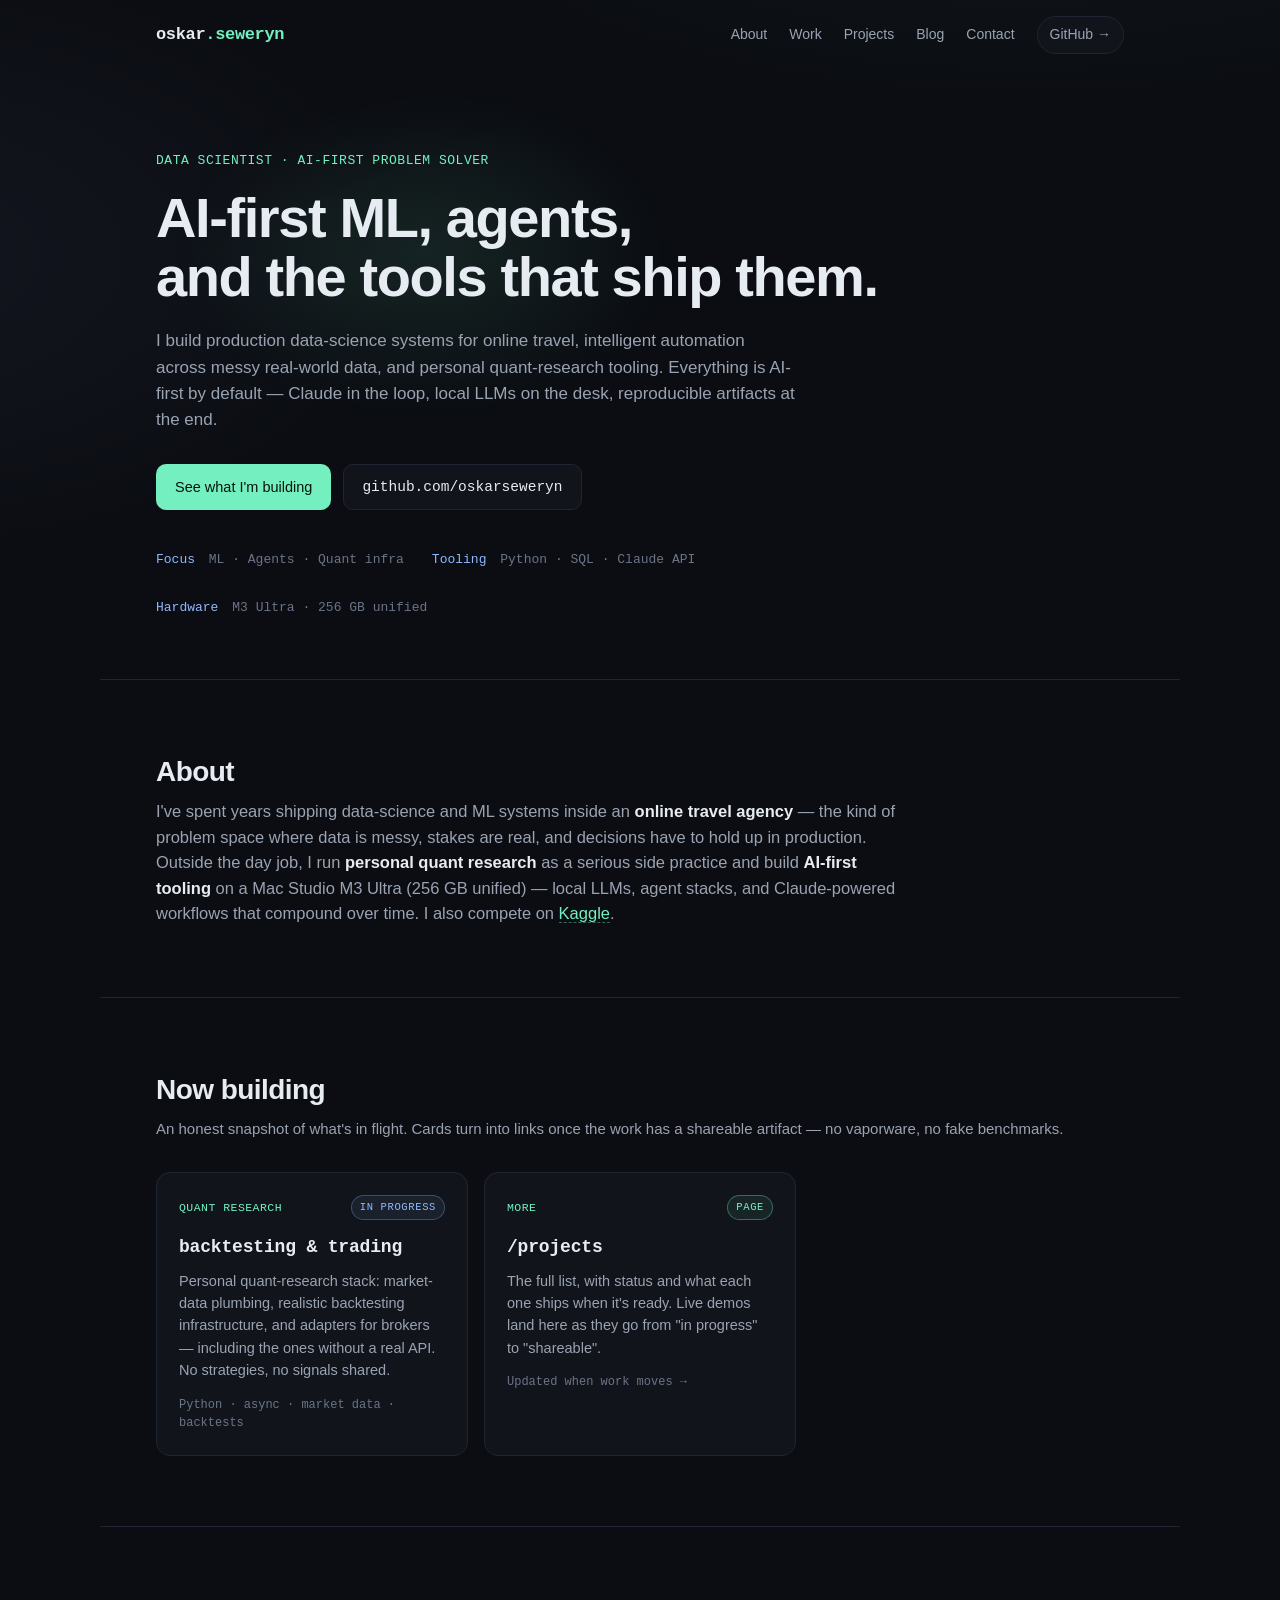
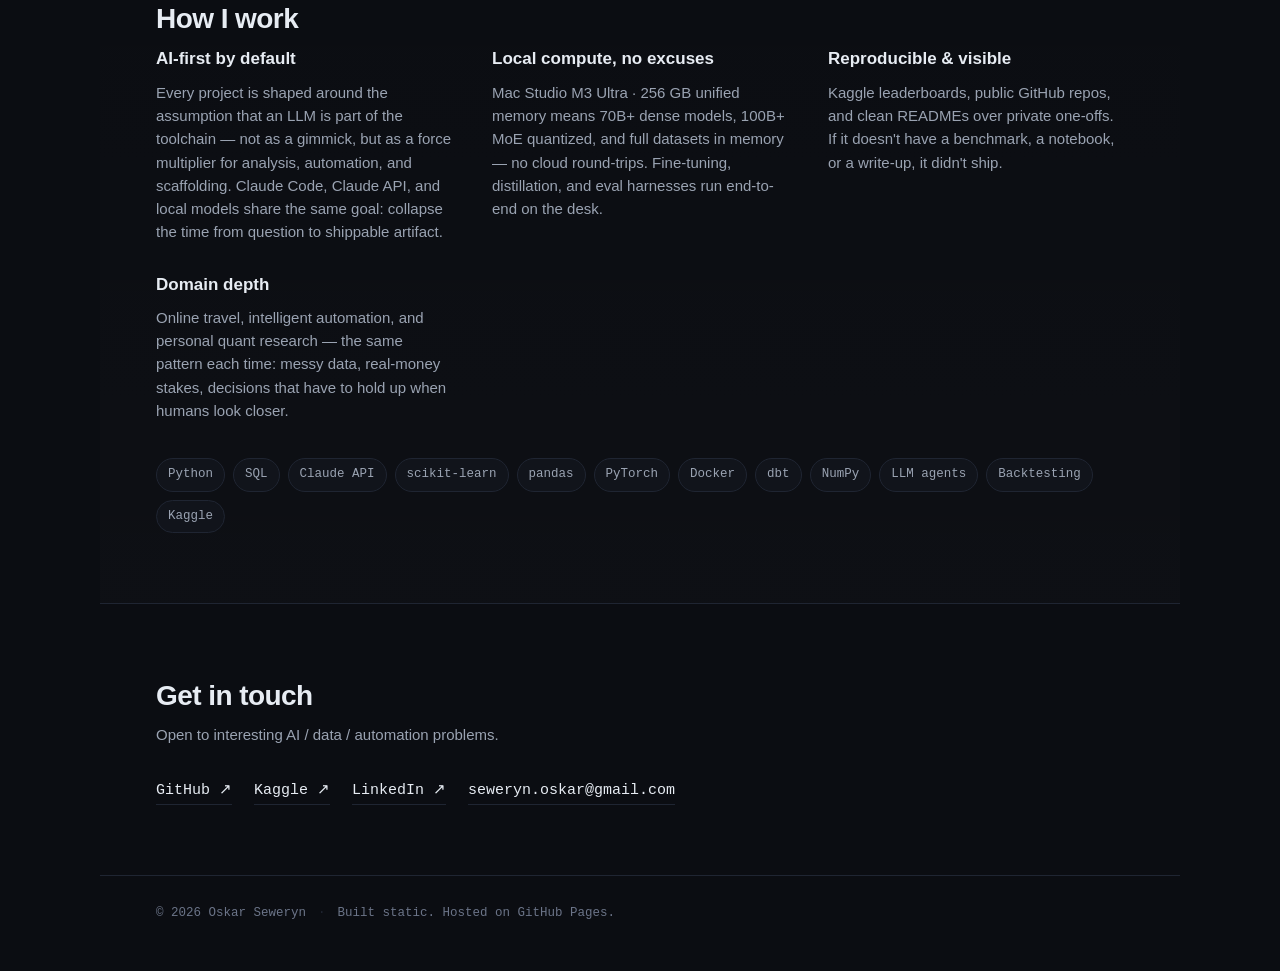
<file: index.html>
<!doctype html>
<html lang="en">
<head>
<meta charset="utf-8" />
<meta name="viewport" content="width=device-width, initial-scale=1" />
<title>Oskar Seweryn — Data Scientist · AI-First Problem Solver</title>
<meta name="description" content="Oskar Seweryn — Data Scientist and AI-first problem solver. Production ML for online travel, intelligent automation, and personal quant research." />
<meta name="theme-color" content="#0b0d12" />
<link rel="icon" href="data:image/svg+xml,%3Csvg xmlns='http://www.w3.org/2000/svg' viewBox='0 0 64 64'%3E%3Crect width='64' height='64' rx='14' fill='%230b0d12'/%3E%3Ctext x='50%25' y='54%25' font-family='ui-monospace,monospace' font-size='34' font-weight='700' text-anchor='middle' fill='%2374f0c0'%3Eos%3C/text%3E%3C/svg%3E" />

<meta property="og:title" content="Oskar Seweryn — Data Scientist · AI-First Problem Solver" />
<meta property="og:description" content="Production ML for online travel, intelligent automation, and personal quant research. AI-first by default, local-LLM by hardware." />
<meta property="og:type" content="website" />
<meta property="og:url" content="https://oskarseweryn.github.io" />

<link rel="stylesheet" href="/style.css" />
<noscript><style>[data-reveal]{opacity:1!important;transform:none!important}</style></noscript>
</head>
<body class="page-home">

<header class="nav" data-nav>
  <a class="brand" href="/">oskar<span>.seweryn</span></a>
  <nav>
    <a href="/#about">About</a>
    <a href="/#work">Work</a>
    <a href="/projects/">Projects</a>
    <a href="/blog/">Blog</a>
    <a href="/#contact">Contact</a>
    <a class="nav-cta" href="https://github.com/oskarseweryn" target="_blank" rel="noopener">GitHub →</a>
  </nav>
</header>

<main id="top">

  <section class="hero">
    <div class="hero-inner">
      <p class="eyebrow">Data Scientist · AI-First Problem Solver</p>
      <h1>AI-first ML, agents,<br/>and the tools that ship them.</h1>
      <p class="lede">
        I build production data-science systems for online travel, intelligent automation
        across messy real-world data, and personal quant-research tooling. Everything is
        AI-first by default — Claude in the loop, local LLMs on the desk, reproducible
        artifacts at the end.
      </p>
      <div class="cta-row">
        <a class="btn primary" href="#work">See what I'm building</a>
        <a class="btn ghost" href="https://github.com/oskarseweryn" target="_blank" rel="noopener">github.com/oskarseweryn</a>
      </div>
      <ul class="hero-meta">
        <li><span>Focus</span> ML · Agents · Quant infra</li>
        <li><span>Tooling</span> Python · SQL · Claude API</li>
        <li><span>Hardware</span> M3 Ultra · 256 GB unified</li>
      </ul>
    </div>
  </section>

  <section id="about" class="section about">
    <h2 data-reveal>About</h2>
    <p class="bio" data-reveal>
      I've spent years shipping data-science and ML systems inside an
      <strong>online travel agency</strong> — the kind of problem space where data is messy,
      stakes are real, and decisions have to hold up in production. Outside the day job, I
      run <strong>personal quant research</strong> as a serious side practice and build
      <strong>AI-first tooling</strong> on a Mac Studio M3 Ultra (256&nbsp;GB unified) — local
      LLMs, agent stacks, and Claude-powered workflows that compound over time. I also
      compete on <a href="https://www.kaggle.com/oskarseweryn" target="_blank" rel="noopener">Kaggle</a>.
    </p>
  </section>

  <section id="work" class="section">
    <h2 data-reveal>Now building</h2>
    <p class="section-sub" data-reveal>
      An honest snapshot of what's in flight. Cards turn into links once the work has a
      shareable artifact — no vaporware, no fake benchmarks.
    </p>

    <div class="grid">

      <div class="card card-soon" data-reveal aria-disabled="true">
        <div class="card-head">
          <div class="card-tag">Quant research</div>
          <span class="status status-progress">in&nbsp;progress</span>
        </div>
        <h3>backtesting &amp; trading</h3>
        <p>Personal quant-research stack: market-data plumbing, realistic backtesting infrastructure, and adapters for brokers — including the ones without a real API. No strategies, no signals shared.</p>
        <div class="card-meta">Python · async · market data · backtests</div>
      </div>

      <a class="card" data-reveal href="/projects/">
        <div class="card-head">
          <div class="card-tag">More</div>
          <span class="status status-live">page</span>
        </div>
        <h3>/projects</h3>
        <p>The full list, with status and what each one ships when it's ready. Live demos land here as they go from "in progress" to "shareable".</p>
        <div class="card-meta">Updated when work moves →</div>
      </a>

    </div>
  </section>

  <section id="stack" class="section alt">
    <h2 data-reveal>How I work</h2>
    <div class="two-col">
      <div data-reveal>
        <h3>AI-first by default</h3>
        <p>
          Every project is shaped around the assumption that an LLM is part of the toolchain — not as a gimmick,
          but as a force multiplier for analysis, automation, and scaffolding. Claude Code, Claude API, and local
          models share the same goal: collapse the time from question to shippable artifact.
        </p>
      </div>
      <div data-reveal>
        <h3>Local compute, no excuses</h3>
        <p>
          Mac Studio M3 Ultra · 256 GB unified memory means 70B+ dense models, 100B+ MoE quantized, and full
          datasets in memory — no cloud round-trips. Fine-tuning, distillation, and eval harnesses run end-to-end
          on the desk.
        </p>
      </div>
      <div data-reveal>
        <h3>Reproducible &amp; visible</h3>
        <p>
          Kaggle leaderboards, public GitHub repos, and clean READMEs over private one-offs. If it doesn't have a
          benchmark, a notebook, or a write-up, it didn't ship.
        </p>
      </div>
      <div data-reveal>
        <h3>Domain depth</h3>
        <p>
          Online travel, intelligent automation, and personal quant research — the same pattern each
          time: messy data, real-money stakes, decisions that have to hold up when humans look closer.
        </p>
      </div>
    </div>

    <div class="chips" data-reveal>
      <span>Python</span><span>SQL</span><span>Claude API</span><span>scikit-learn</span>
      <span>pandas</span><span>PyTorch</span><span>Docker</span><span>dbt</span>
      <span>NumPy</span><span>LLM agents</span><span>Backtesting</span><span>Kaggle</span>
    </div>
  </section>

  <section id="contact" class="section contact">
    <h2 data-reveal>Get in touch</h2>
    <p class="section-sub" data-reveal>Open to interesting AI / data / automation problems.</p>
    <div class="links" data-reveal>
      <a href="https://github.com/oskarseweryn" target="_blank" rel="noopener">GitHub ↗</a>
      <a href="https://www.kaggle.com/oskarseweryn" target="_blank" rel="noopener">Kaggle ↗</a>
      <a href="https://www.linkedin.com/in/oskar-seweryn/" target="_blank" rel="noopener">LinkedIn ↗</a>
      <a href="mailto:seweryn.oskar@gmail.com">seweryn.oskar@gmail.com</a>
    </div>
  </section>

</main>

<footer>
  <span>© <span id="yr"></span> Oskar Seweryn</span>
  <span class="sep">·</span>
  <span>Built static. Hosted on GitHub Pages.</span>
</footer>

<script src="/main.js" defer></script>
</body>
</html>
</file>
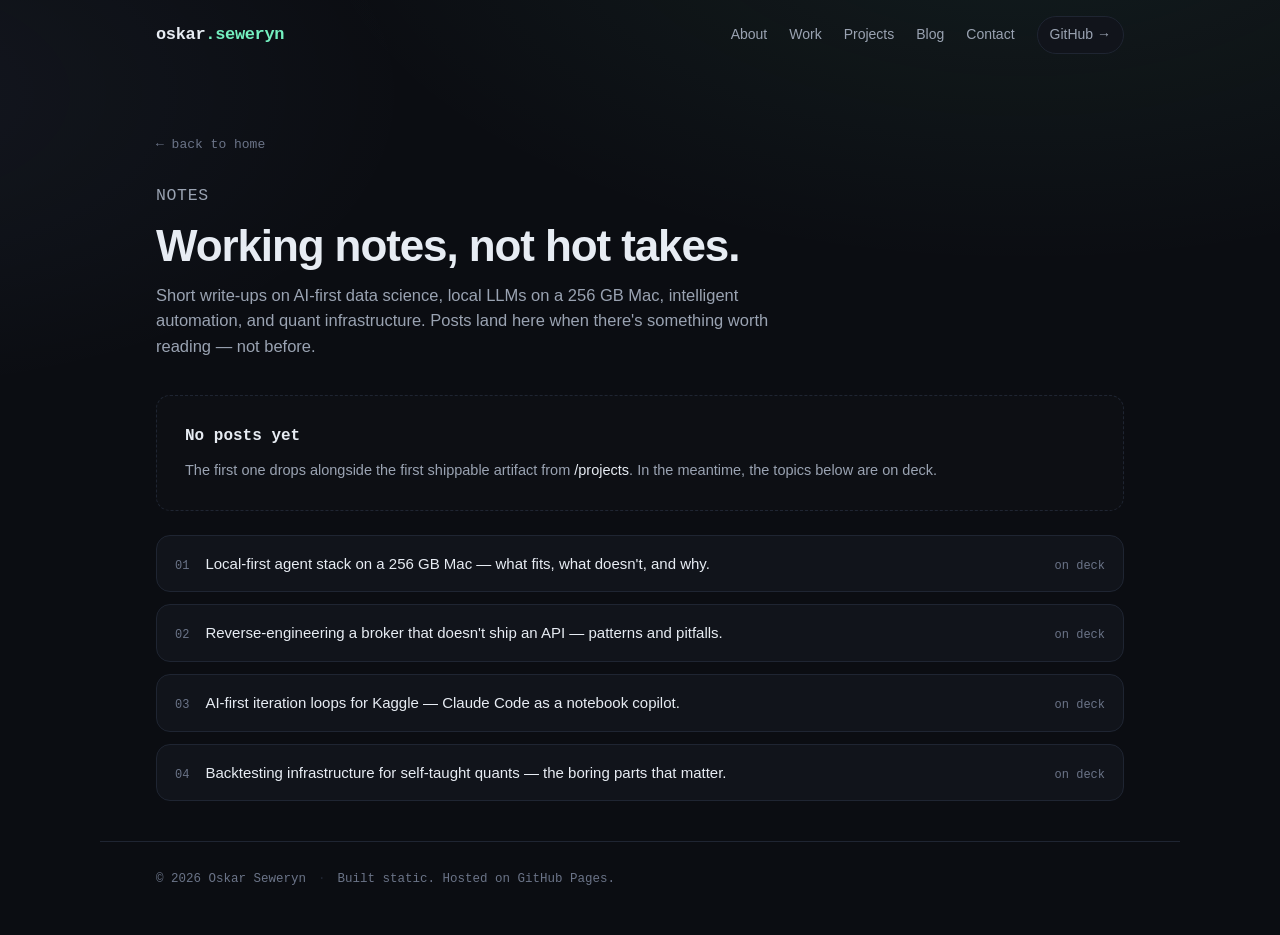
<file: blog/index.html>
<!doctype html>
<html lang="en">
<head>
<meta charset="utf-8" />
<meta name="viewport" content="width=device-width, initial-scale=1" />
<title>Blog — Oskar Seweryn</title>
<meta name="description" content="Working notes on AI-first data science, automation, local LLMs, and quant infrastructure." />
<meta name="theme-color" content="#0b0d12" />
<link rel="icon" href="data:image/svg+xml,%3Csvg xmlns='http://www.w3.org/2000/svg' viewBox='0 0 64 64'%3E%3Crect width='64' height='64' rx='14' fill='%230b0d12'/%3E%3Ctext x='50%25' y='54%25' font-family='ui-monospace,monospace' font-size='34' font-weight='700' text-anchor='middle' fill='%2374f0c0'%3Eos%3C/text%3E%3C/svg%3E" />
<link rel="stylesheet" href="/style.css" />
<noscript><style>[data-reveal]{opacity:1!important;transform:none!important}</style></noscript>
</head>
<body class="subpage">

<header class="nav" data-nav>
  <a class="brand" href="/">oskar<span>.seweryn</span></a>
  <nav>
    <a href="/#about">About</a>
    <a href="/#work">Work</a>
    <a href="/projects/">Projects</a>
    <a href="/blog/">Blog</a>
    <a href="/#contact">Contact</a>
    <a class="nav-cta" href="https://github.com/oskarseweryn" target="_blank" rel="noopener">GitHub →</a>
  </nav>
</header>

<main>
  <a class="back" href="/" data-reveal>← back to home</a>

  <div class="page-head">
    <p class="eyebrow" data-reveal>Notes</p>
    <h1 data-reveal>Working notes, not hot takes.</h1>
    <p data-reveal>
      Short write-ups on AI-first data science, local LLMs on a 256&nbsp;GB Mac, intelligent
      automation, and quant infrastructure. Posts land here when there's something worth
      reading — not before.
    </p>
  </div>

  <div class="empty" data-reveal>
    <h3>No posts yet</h3>
    <p>
      The first one drops alongside the first shippable artifact from <a href="/projects/">/projects</a>.
      In the meantime, the topics below are on deck.
    </p>
  </div>

  <div class="roadmap">
    <div class="roadmap-item" data-reveal>
      <span class="idx">01</span>
      <span class="topic">Local-first agent stack on a 256&nbsp;GB Mac — what fits, what doesn't, and why.</span>
      <span class="when">on deck</span>
    </div>
    <div class="roadmap-item" data-reveal>
      <span class="idx">02</span>
      <span class="topic">Reverse-engineering a broker that doesn't ship an API — patterns and pitfalls.</span>
      <span class="when">on deck</span>
    </div>
    <div class="roadmap-item" data-reveal>
      <span class="idx">03</span>
      <span class="topic">AI-first iteration loops for Kaggle — Claude Code as a notebook copilot.</span>
      <span class="when">on deck</span>
    </div>
    <div class="roadmap-item" data-reveal>
      <span class="idx">04</span>
      <span class="topic">Backtesting infrastructure for self-taught quants — the boring parts that matter.</span>
      <span class="when">on deck</span>
    </div>
  </div>
</main>

<footer>
  <span>© <span id="yr"></span> Oskar Seweryn</span>
  <span class="sep">·</span>
  <span>Built static. Hosted on GitHub Pages.</span>
</footer>

<script src="/main.js" defer></script>
</body>
</html>
</file>
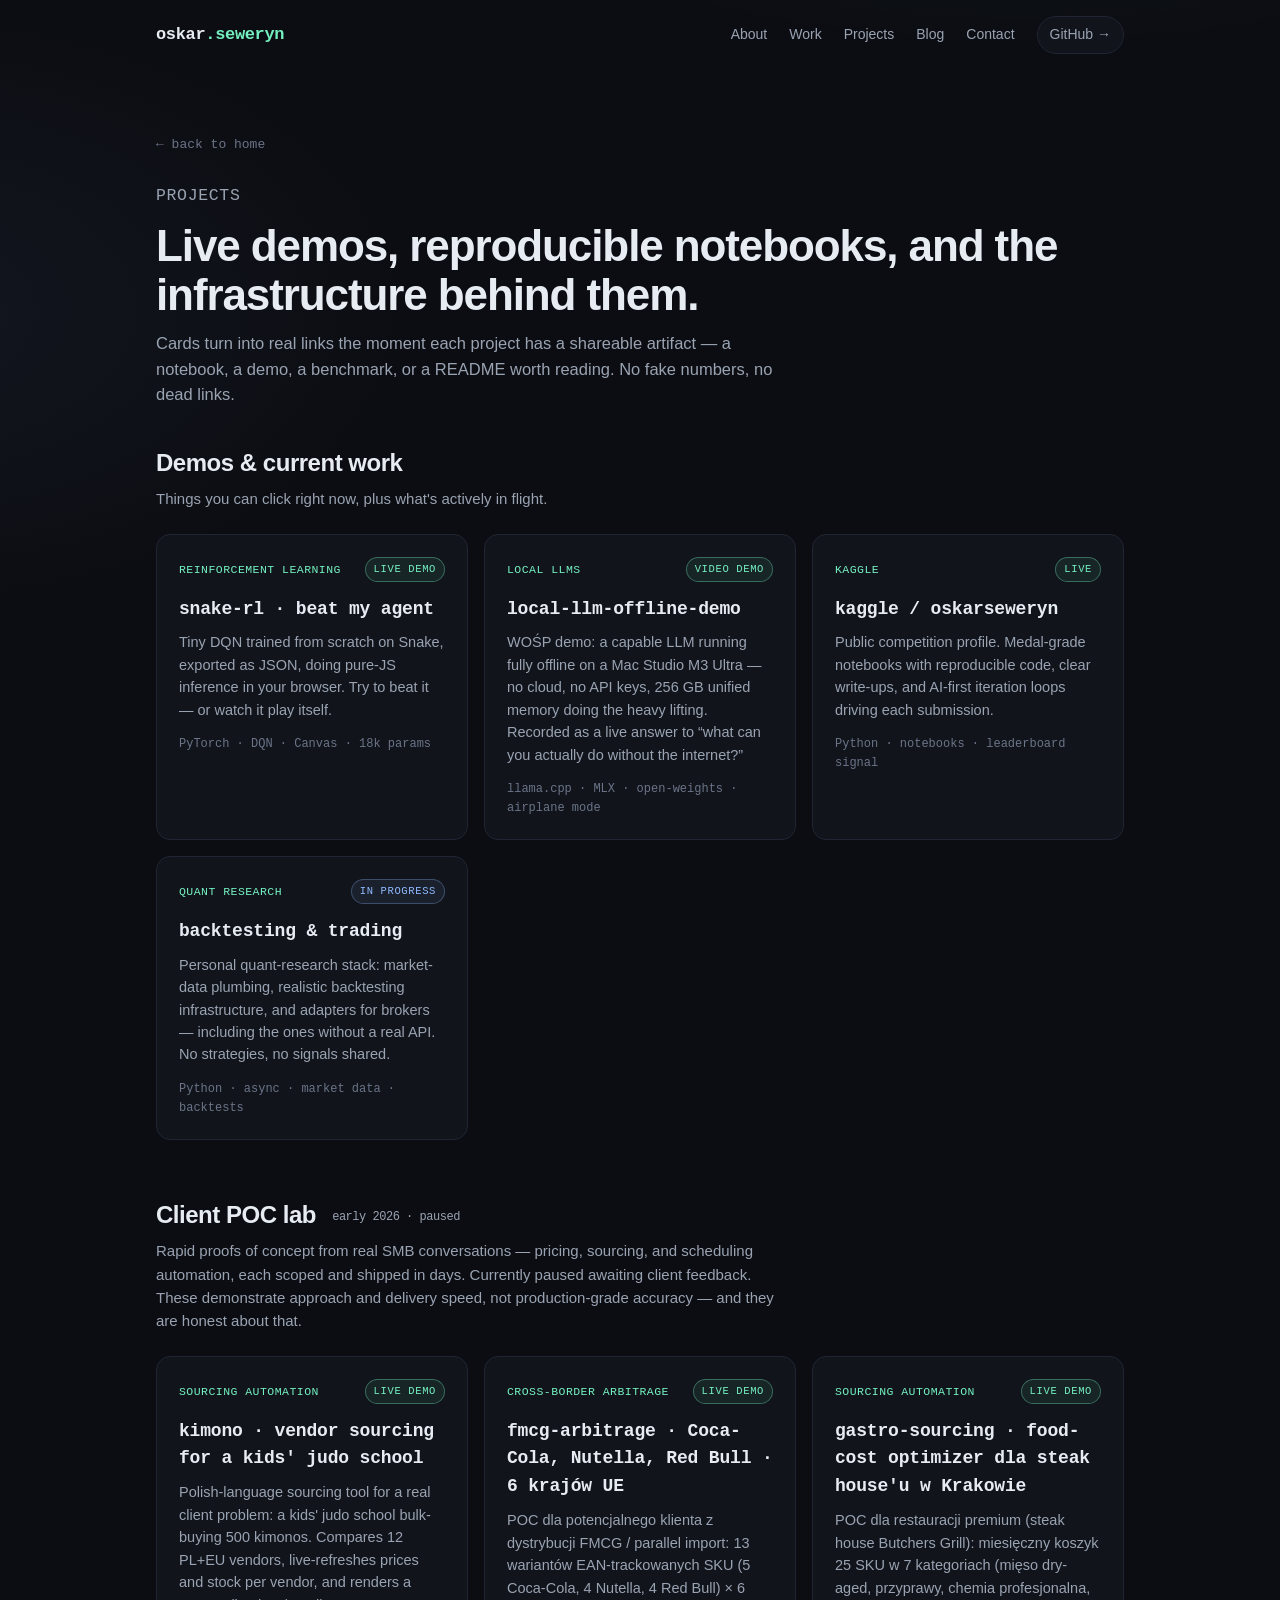
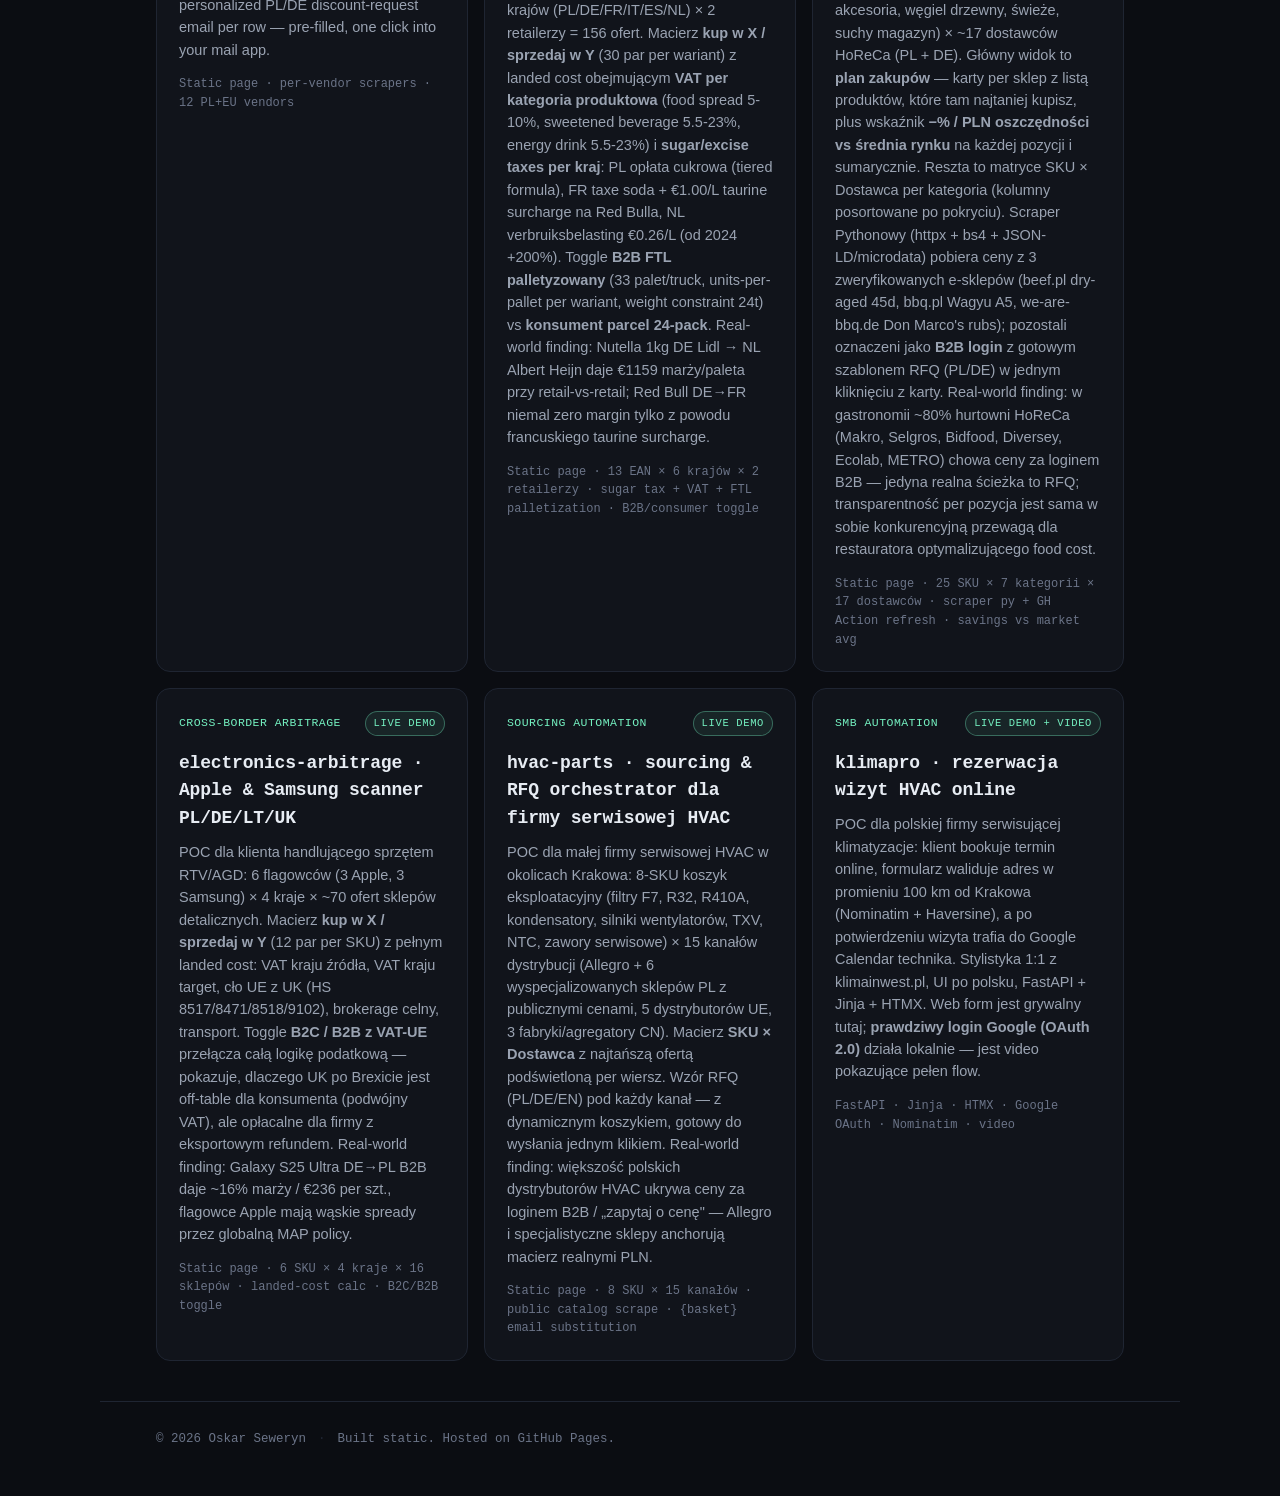
<file: projects/index.html>
<!doctype html>
<html lang="en">
<head>
<meta charset="utf-8" />
<meta name="viewport" content="width=device-width, initial-scale=1" />
<title>Projects — Oskar Seweryn</title>
<meta name="description" content="Projects and live demos by Oskar Seweryn — AI-first data science, local LLMs, and quant infrastructure." />
<meta name="theme-color" content="#0b0d12" />
<link rel="icon" href="data:image/svg+xml,%3Csvg xmlns='http://www.w3.org/2000/svg' viewBox='0 0 64 64'%3E%3Crect width='64' height='64' rx='14' fill='%230b0d12'/%3E%3Ctext x='50%25' y='54%25' font-family='ui-monospace,monospace' font-size='34' font-weight='700' text-anchor='middle' fill='%2374f0c0'%3Eos%3C/text%3E%3C/svg%3E" />
<link rel="stylesheet" href="/style.css" />
<noscript><style>[data-reveal]{opacity:1!important;transform:none!important}</style></noscript>
</head>
<body class="subpage">

<header class="nav" data-nav>
  <a class="brand" href="/">oskar<span>.seweryn</span></a>
  <nav>
    <a href="/#about">About</a>
    <a href="/#work">Work</a>
    <a href="/projects/">Projects</a>
    <a href="/blog/">Blog</a>
    <a href="/#contact">Contact</a>
    <a class="nav-cta" href="https://github.com/oskarseweryn" target="_blank" rel="noopener">GitHub →</a>
  </nav>
</header>

<main>
  <a class="back" href="/" data-reveal>← back to home</a>

  <div class="page-head">
    <p class="eyebrow" data-reveal>Projects</p>
    <h1 data-reveal>Live demos, reproducible notebooks, and the infrastructure behind them.</h1>
    <p data-reveal>
      Cards turn into real links the moment each project has a shareable artifact —
      a notebook, a demo, a benchmark, or a README worth reading. No fake numbers,
      no dead links.
    </p>
  </div>

  <h2 class="group-head" data-reveal>Demos &amp; current work</h2>
  <p class="group-sub" data-reveal>Things you can click right now, plus what's actively in flight.</p>

  <div class="grid">

    <a class="card" data-reveal href="/projects/snake-rl/">
      <div class="card-head">
        <div class="card-tag">Reinforcement learning</div>
        <span class="status status-live">live demo</span>
      </div>
      <h3>snake-rl · beat my agent</h3>
      <p>Tiny DQN trained from scratch on Snake, exported as JSON, doing pure-JS inference in your browser. Try to beat it &mdash; or watch it play itself.</p>
      <div class="card-meta">PyTorch · DQN · Canvas · 18k params</div>
    </a>

    <a class="card" data-reveal href="/projects/local-llm-offline-demo/">
      <div class="card-head">
        <div class="card-tag">Local LLMs</div>
        <span class="status status-live">video demo</span>
      </div>
      <h3>local-llm-offline-demo</h3>
      <p>WOŚP demo: a capable LLM running fully offline on a Mac Studio M3 Ultra &mdash; no cloud, no API keys, 256&nbsp;GB unified memory doing the heavy lifting. Recorded as a live answer to &ldquo;what can you actually do without the internet?&rdquo;</p>
      <div class="card-meta">llama.cpp · MLX · open-weights · airplane mode</div>
    </a>

    <a class="card" data-reveal href="https://www.kaggle.com/oskarseweryn" target="_blank" rel="noopener">
      <div class="card-head">
        <div class="card-tag">Kaggle</div>
        <span class="status status-live">live</span>
      </div>
      <h3>kaggle / oskarseweryn</h3>
      <p>Public competition profile. Medal-grade notebooks with reproducible code, clear write-ups, and AI-first iteration loops driving each submission.</p>
      <div class="card-meta">Python · notebooks · leaderboard signal</div>
    </a>

    <div class="card card-soon" data-reveal aria-disabled="true">
      <div class="card-head">
        <div class="card-tag">Quant research</div>
        <span class="status status-progress">in&nbsp;progress</span>
      </div>
      <h3>backtesting &amp; trading</h3>
      <p>Personal quant-research stack: market-data plumbing, realistic backtesting infrastructure, and adapters for brokers — including the ones without a real API. No strategies, no signals shared.</p>
      <div class="card-meta">Python · async · market data · backtests</div>
    </div>

  </div>

  <h2 class="group-head" data-reveal>Client POC lab <span class="group-note">early 2026 · paused</span></h2>
  <p class="group-sub" data-reveal>
    Rapid proofs of concept from real SMB conversations — pricing, sourcing, and scheduling
    automation, each scoped and shipped in days. Currently paused awaiting client feedback.
    These demonstrate approach and delivery speed, not production-grade accuracy — and they
    are honest about that.
  </p>

  <div class="grid">

    <a class="card" data-reveal href="/projects/kimono/">
      <div class="card-head">
        <div class="card-tag">Sourcing automation</div>
        <span class="status status-live">live demo</span>
      </div>
      <h3>kimono · vendor sourcing for a kids' judo school</h3>
      <p>Polish-language sourcing tool for a real client problem: a kids' judo school bulk-buying 500 kimonos. Compares 12 PL+EU vendors, live-refreshes prices and stock per vendor, and renders a personalized PL/DE discount-request email per row &mdash; pre-filled, one click into your mail app.</p>
      <div class="card-meta">Static page · per-vendor scrapers · 12 PL+EU vendors</div>
    </a>

    <a class="card" data-reveal href="/projects/poc-fmcg-arbitrage/">
      <div class="card-head">
        <div class="card-tag">Cross-border arbitrage</div>
        <span class="status status-live">live demo</span>
      </div>
      <h3>fmcg-arbitrage &middot; Coca-Cola, Nutella, Red Bull · 6 krajów UE</h3>
      <p>POC dla potencjalnego klienta z dystrybucji FMCG / parallel import: 13 wariantów EAN-trackowanych SKU (5 Coca-Cola, 4 Nutella, 4 Red Bull) &times; 6 krajów (PL/DE/FR/IT/ES/NL) &times; 2 retailerzy = 156 ofert. Macierz <strong>kup w X / sprzedaj w Y</strong> (30 par per wariant) z landed cost obejmującym <strong>VAT per kategoria produktowa</strong> (food spread 5-10%, sweetened beverage 5.5-23%, energy drink 5.5-23%) i <strong>sugar/excise taxes per kraj</strong>: PL opłata cukrowa (tiered formula), FR taxe soda + €1.00/L taurine surcharge na Red Bulla, NL verbruiksbelasting €0.26/L (od 2024 +200%). Toggle <strong>B2B FTL palletyzowany</strong> (33 palet/truck, units-per-pallet per wariant, weight constraint 24t) vs <strong>konsument parcel 24-pack</strong>. Real-world finding: Nutella 1kg DE Lidl &rarr; NL Albert Heijn daje &euro;1159 marży/paleta przy retail-vs-retail; Red Bull DE&rarr;FR niemal zero margin tylko z powodu francuskiego taurine surcharge.</p>
      <div class="card-meta">Static page · 13 EAN × 6 krajów × 2 retailerzy · sugar tax + VAT + FTL palletization · B2B/consumer toggle</div>
    </a>

    <a class="card" data-reveal href="/projects/poc-gastro-sourcing/">
      <div class="card-head">
        <div class="card-tag">Sourcing automation</div>
        <span class="status status-live">live demo</span>
      </div>
      <h3>gastro-sourcing &middot; food-cost optimizer dla steak house'u w Krakowie</h3>
      <p>POC dla restauracji premium (steak house Butchers Grill): miesięczny koszyk 25 SKU w 7 kategoriach (mięso dry-aged, przyprawy, chemia profesjonalna, akcesoria, węgiel drzewny, świeże, suchy magazyn) × ~17 dostawców HoReCa (PL + DE). Główny widok to <strong>plan zakupów</strong> &mdash; karty per sklep z listą produktów, które tam najtaniej kupisz, plus wskaźnik <strong>−% / PLN oszczędności vs średnia rynku</strong> na każdej pozycji i sumarycznie. Reszta to matryce SKU × Dostawca per kategoria (kolumny posortowane po pokryciu). Scraper Pythonowy (httpx + bs4 + JSON-LD/microdata) pobiera ceny z 3 zweryfikowanych e-sklepów (beef.pl dry-aged 45d, bbq.pl Wagyu A5, we-are-bbq.de Don Marco's rubs); pozostali oznaczeni jako <strong>B2B login</strong> z gotowym szablonem RFQ (PL/DE) w jednym kliknięciu z karty. Real-world finding: w gastronomii ~80% hurtowni HoReCa (Makro, Selgros, Bidfood, Diversey, Ecolab, METRO) chowa ceny za loginem B2B &mdash; jedyna realna ścieżka to RFQ; transparentność per pozycja jest sama w sobie konkurencyjną przewagą dla restauratora optymalizującego food cost.</p>
      <div class="card-meta">Static page · 25 SKU × 7 kategorii × 17 dostawców · scraper py + GH Action refresh · savings vs market avg</div>
    </a>

    <a class="card" data-reveal href="/projects/poc-electronics-arbitrage/">
      <div class="card-head">
        <div class="card-tag">Cross-border arbitrage</div>
        <span class="status status-live">live demo</span>
      </div>
      <h3>electronics-arbitrage &middot; Apple &amp; Samsung scanner PL/DE/LT/UK</h3>
      <p>POC dla klienta handlującego sprzętem RTV/AGD: 6 flagowców (3 Apple, 3 Samsung) &times; 4 kraje &times; ~70 ofert sklepów detalicznych. Macierz <strong>kup w X / sprzedaj w Y</strong> (12 par per SKU) z pełnym landed cost: VAT kraju źródła, VAT kraju target, cło UE z UK (HS 8517/8471/8518/9102), brokerage celny, transport. Toggle <strong>B2C / B2B z VAT-UE</strong> przełącza całą logikę podatkową &mdash; pokazuje, dlaczego UK po Brexicie jest off-table dla konsumenta (podwójny VAT), ale opłacalne dla firmy z eksportowym refundem. Real-world finding: Galaxy S25 Ultra DE→PL B2B daje ~16% marży / €236 per szt., flagowce Apple mają wąskie spready przez globalną MAP policy.</p>
      <div class="card-meta">Static page · 6 SKU × 4 kraje × 16 sklepów · landed-cost calc · B2C/B2B toggle</div>
    </a>

    <a class="card" data-reveal href="/projects/poc-hvac-parts-pricing/">
      <div class="card-head">
        <div class="card-tag">Sourcing automation</div>
        <span class="status status-live">live demo</span>
      </div>
      <h3>hvac-parts &middot; sourcing &amp; RFQ orchestrator dla firmy serwisowej HVAC</h3>
      <p>POC dla małej firmy serwisowej HVAC w okolicach Krakowa: 8-SKU koszyk eksploatacyjny (filtry F7, R32, R410A, kondensatory, silniki wentylatorów, TXV, NTC, zawory serwisowe) × 15 kanałów dystrybucji (Allegro + 6 wyspecjalizowanych sklepów PL z publicznymi cenami, 5 dystrybutorów UE, 3 fabryki/agregatory CN). Macierz <strong>SKU × Dostawca</strong> z najtańszą ofertą podświetloną per wiersz. Wzór RFQ (PL/DE/EN) pod każdy kanał — z dynamicznym koszykiem, gotowy do wysłania jednym klikiem. Real-world finding: większość polskich dystrybutorów HVAC ukrywa ceny za loginem B2B / „zapytaj o cenę" &mdash; Allegro i specjalistyczne sklepy anchorują macierz realnymi PLN.</p>
      <div class="card-meta">Static page · 8 SKU × 15 kanałów · public catalog scrape · {basket} email substitution</div>
    </a>

    <a class="card" data-reveal href="/projects/poc-hvac-scheduling/">
      <div class="card-head">
        <div class="card-tag">SMB automation</div>
        <span class="status status-live">live demo + video</span>
      </div>
      <h3>klimapro &middot; rezerwacja wizyt HVAC online</h3>
      <p>POC dla polskiej firmy serwisującej klimatyzacje: klient bookuje termin online, formularz waliduje adres w promieniu 100&nbsp;km od Krakowa (Nominatim + Haversine), a po potwierdzeniu wizyta trafia do Google Calendar technika. Stylistyka 1:1 z klimainwest.pl, UI po polsku, FastAPI + Jinja + HTMX. Web form jest grywalny tutaj; <strong>prawdziwy login Google (OAuth 2.0)</strong> działa lokalnie &mdash; jest video pokazujące pełen flow.</p>
      <div class="card-meta">FastAPI · Jinja · HTMX · Google OAuth · Nominatim · video</div>
    </a>

  </div>
</main>

<footer>
  <span>© <span id="yr"></span> Oskar Seweryn</span>
  <span class="sep">·</span>
  <span>Built static. Hosted on GitHub Pages.</span>
</footer>

<script src="/main.js" defer></script>
</body>
</html>
</file>
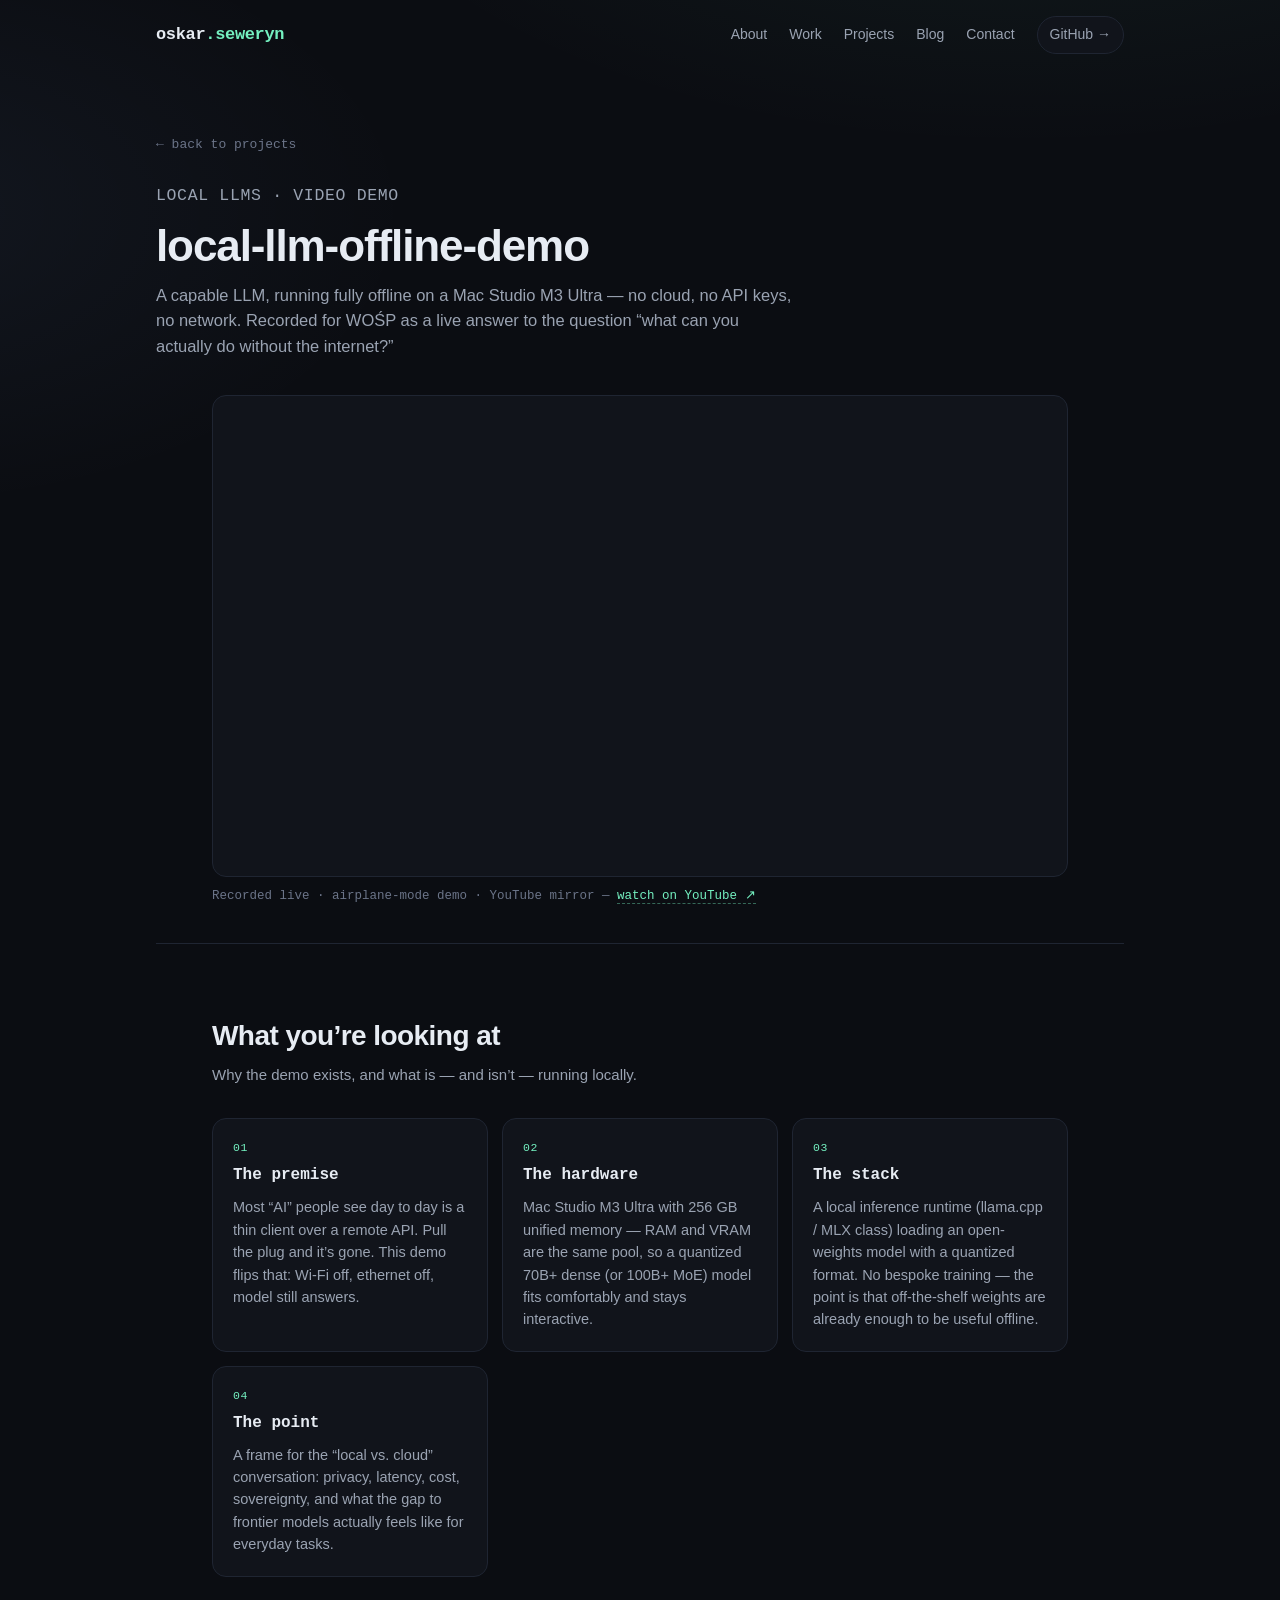
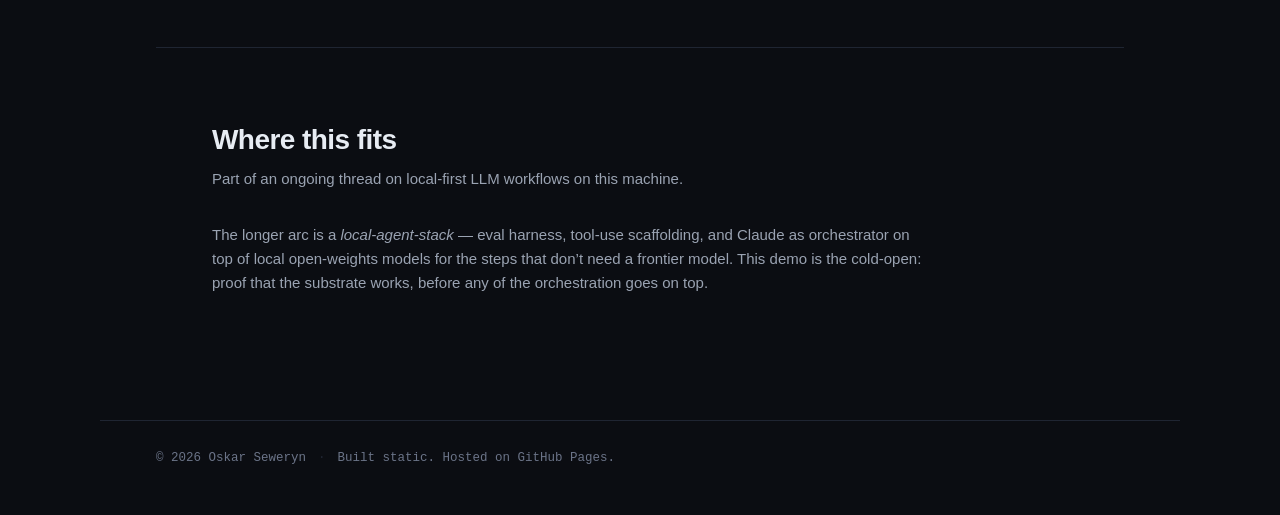
<file: projects/local-llm-offline-demo/index.html>
<!doctype html>
<html lang="en">
<head>
<meta charset="utf-8" />
<meta name="viewport" content="width=device-width, initial-scale=1" />
<title>local-llm-offline-demo — Oskar Seweryn</title>
<meta name="description" content="WOŚP demo: a local LLM running fully offline on a Mac Studio M3 Ultra — no cloud, no API keys, 256 GB unified memory doing the heavy lifting." />
<meta name="theme-color" content="#0b0d12" />
<link rel="icon" href="data:image/svg+xml,%3Csvg xmlns='http://www.w3.org/2000/svg' viewBox='0 0 64 64'%3E%3Crect width='64' height='64' rx='14' fill='%230b0d12'/%3E%3Ctext x='50%25' y='54%25' font-family='ui-monospace,monospace' font-size='34' font-weight='700' text-anchor='middle' fill='%2374f0c0'%3Eos%3C/text%3E%3C/svg%3E" />

<meta property="og:title" content="local-llm-offline-demo" />
<meta property="og:description" content="A local LLM, running fully offline on a Mac Studio M3 Ultra. Live demo, recorded for WOŚP." />
<meta property="og:type" content="video.other" />
<meta property="og:video" content="https://www.youtube.com/watch?v=C6nJDx_PaeA" />

<link rel="stylesheet" href="/style.css" />
<noscript><style>[data-reveal]{opacity:1!important;transform:none!important}</style></noscript>
<style>
  .video-wrap {
    position: relative;
    width: 100%;
    aspect-ratio: 16 / 9;
    background: var(--bg-2);
    border: 1px solid var(--line);
    border-radius: var(--radius);
    overflow: hidden;
  }
  .video-wrap iframe {
    position: absolute;
    inset: 0;
    width: 100%;
    height: 100%;
    border: 0;
  }
  .video-caption {
    color: var(--fg-mute);
    font-family: var(--mono);
    font-size: 12.5px;
    margin-top: 10px;
  }
  .pipeline {
    display: grid;
    grid-template-columns: repeat(auto-fit, minmax(240px, 1fr));
    gap: 14px;
  }
  .pipe-card {
    background: var(--bg-2);
    border: 1px solid var(--line);
    border-radius: var(--radius);
    padding: 20px;
  }
  .pipe-num {
    font-family: var(--mono);
    font-size: 11.5px;
    letter-spacing: 0.06em;
    color: var(--accent);
    margin-bottom: 6px;
  }
  .pipe-card h3 {
    font-family: var(--mono);
    font-size: 16px;
    margin: 0 0 8px;
  }
  .pipe-card p {
    color: var(--fg-dim);
    font-size: 14.5px;
    margin: 0;
    line-height: 1.55;
  }
  .inline-link {
    color: var(--accent);
    border-bottom: 1px dashed rgba(116, 240, 192, 0.4);
  }
  .inline-link:hover { border-bottom-color: var(--accent); }
</style>
</head>
<body class="subpage">

<header class="nav" data-nav>
  <a class="brand" href="/">oskar<span>.seweryn</span></a>
  <nav>
    <a href="/#about">About</a>
    <a href="/#work">Work</a>
    <a href="/projects/">Projects</a>
    <a href="/blog/">Blog</a>
    <a href="/#contact">Contact</a>
    <a class="nav-cta" href="https://github.com/oskarseweryn" target="_blank" rel="noopener">GitHub →</a>
  </nav>
</header>

<main>
  <a class="back" href="/projects/" data-reveal>← back to projects</a>

  <div class="page-head">
    <p class="eyebrow" data-reveal>Local LLMs · video demo</p>
    <h1 data-reveal>local-llm-offline-demo</h1>
    <p data-reveal>
      A capable LLM, running fully offline on a Mac Studio M3 Ultra &mdash; no cloud,
      no API keys, no network. Recorded for WOŚP as a live answer to the question
      &ldquo;what can you actually do without the internet?&rdquo;
    </p>
  </div>

  <section class="snake-stage" data-reveal style="margin: 0 auto; max-width: var(--maxw); padding: 0 clamp(20px, 5vw, 56px) 24px;">
    <div class="video-wrap">
      <iframe
        src="https://www.youtube-nocookie.com/embed/C6nJDx_PaeA?rel=0"
        title="WOŚP demo · local LLM running offline"
        loading="lazy"
        allow="accelerometer; autoplay; clipboard-write; encrypted-media; gyroscope; picture-in-picture; web-share"
        referrerpolicy="strict-origin-when-cross-origin"
        allowfullscreen></iframe>
    </div>
    <p class="video-caption">
      Recorded live · airplane-mode demo · YouTube mirror &mdash;
      <a class="inline-link" href="https://www.youtube.com/watch?v=C6nJDx_PaeA" target="_blank" rel="noopener">watch on YouTube ↗</a>
    </p>
  </section>

  <section class="section" data-reveal>
    <h2>What you&rsquo;re looking at</h2>
    <p class="section-sub">
      Why the demo exists, and what is &mdash; and isn&rsquo;t &mdash; running locally.
    </p>
    <div class="pipeline">
      <div class="pipe-card">
        <div class="pipe-num">01</div>
        <h3>The premise</h3>
        <p>
          Most &ldquo;AI&rdquo; people see day to day is a thin client over a remote API.
          Pull the plug and it&rsquo;s gone. This demo flips that: Wi-Fi off, ethernet off,
          model still answers.
        </p>
      </div>
      <div class="pipe-card">
        <div class="pipe-num">02</div>
        <h3>The hardware</h3>
        <p>
          Mac Studio M3 Ultra with 256&nbsp;GB unified memory &mdash; RAM and VRAM are the
          same pool, so a quantized 70B+ dense (or 100B+ MoE) model fits comfortably and
          stays interactive.
        </p>
      </div>
      <div class="pipe-card">
        <div class="pipe-num">03</div>
        <h3>The stack</h3>
        <p>
          A local inference runtime (llama.cpp / MLX class) loading an open-weights
          model with a quantized format. No bespoke training &mdash; the point is that
          off-the-shelf weights are already enough to be useful offline.
        </p>
      </div>
      <div class="pipe-card">
        <div class="pipe-num">04</div>
        <h3>The point</h3>
        <p>
          A frame for the &ldquo;local vs. cloud&rdquo; conversation: privacy, latency,
          cost, sovereignty, and what the gap to frontier models actually feels like
          for everyday tasks.
        </p>
      </div>
    </div>
  </section>

  <section class="section" data-reveal>
    <h2>Where this fits</h2>
    <p class="section-sub">
      Part of an ongoing thread on local-first LLM workflows on this machine.
    </p>
    <p style="color: var(--fg-dim); font-size: 15px; max-width: 720px; line-height: 1.6;">
      The longer arc is a <em>local-agent-stack</em> &mdash; eval harness, tool-use
      scaffolding, and Claude as orchestrator on top of local open-weights models for
      the steps that don&rsquo;t need a frontier model. This demo is the cold-open: proof
      that the substrate works, before any of the orchestration goes on top.
    </p>
  </section>
</main>

<footer>
  <span>© <span id="yr"></span> Oskar Seweryn</span>
  <span class="sep">·</span>
  <span>Built static. Hosted on GitHub Pages.</span>
</footer>

<script src="/main.js" defer></script>
</body>
</html>
</file>
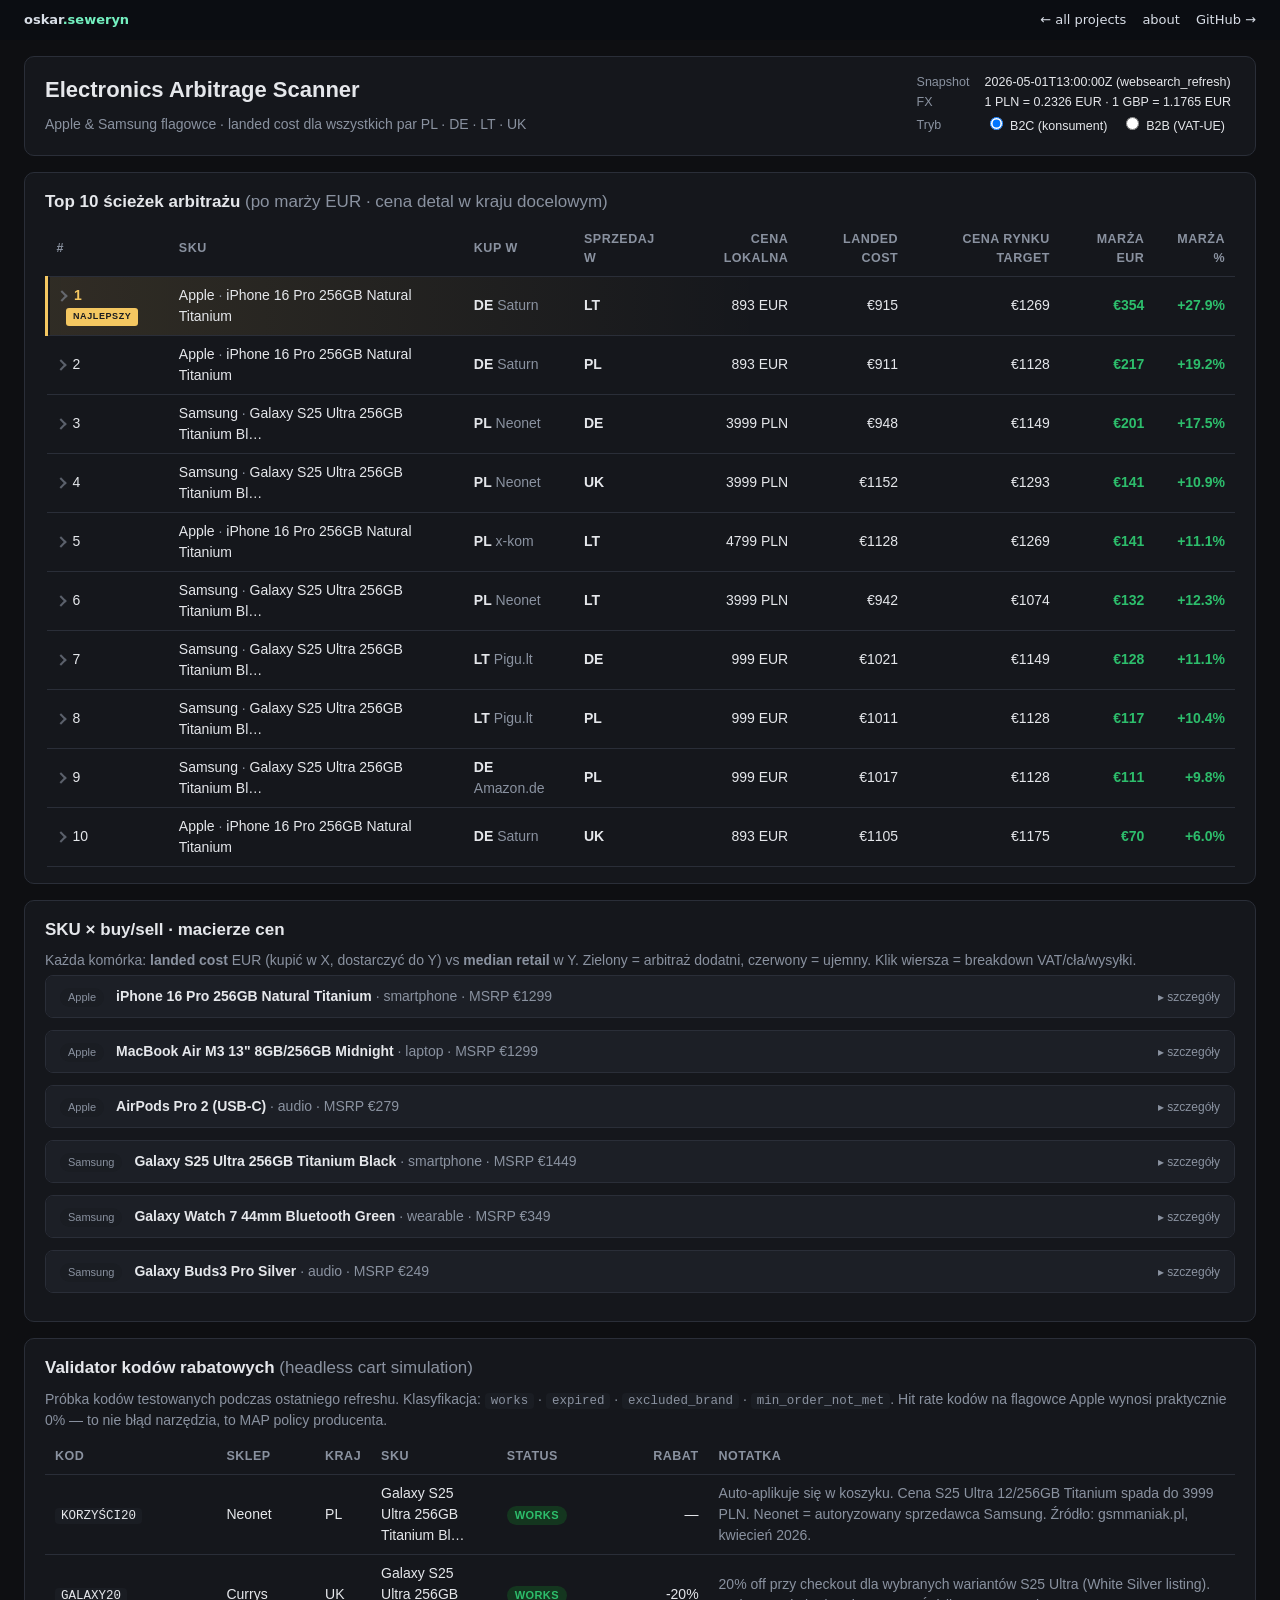
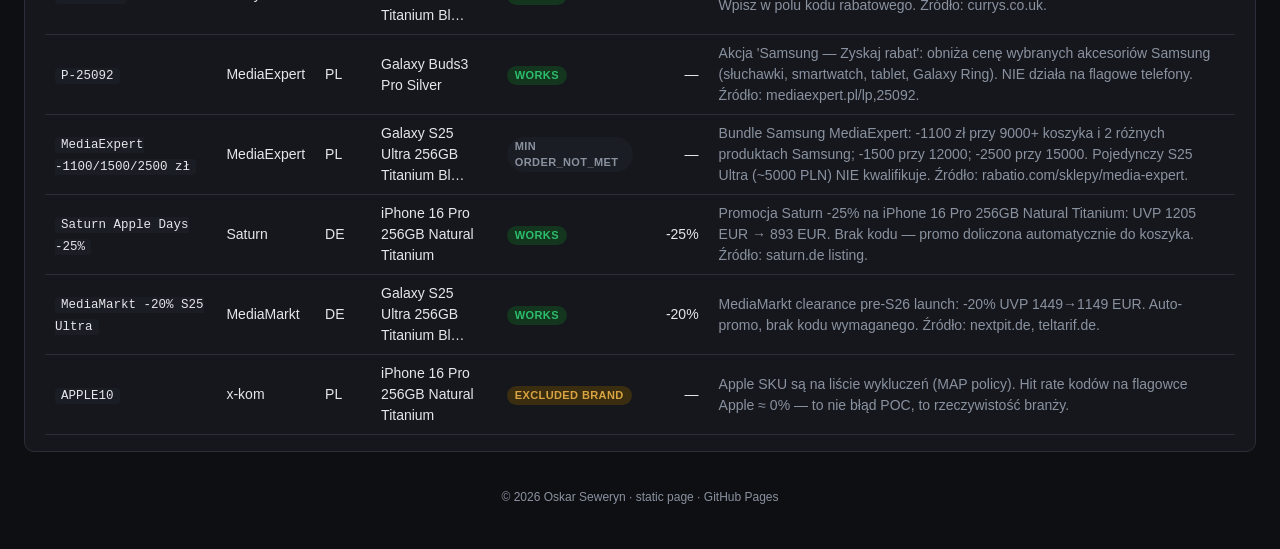
<file: projects/poc-electronics-arbitrage/index.html>
<!doctype html>
<html lang="pl">
<head>
  <meta charset="utf-8">
  <meta name="viewport" content="width=device-width,initial-scale=1">
  <title>Electronics Arbitrage Scanner · Oskar Seweryn</title>
  <meta name="description" content="Cross-border price scanner Apple & Samsung w PL/DE/LT/UK z kalkulatorem landed cost (VAT, cła, transport). Wskazuje opłacalne ścieżki arbitrażu kup-tu / sprzedaj-tam." />
  <meta name="theme-color" content="#0b0d12" />
  <link rel="icon" href="data:image/svg+xml,%3Csvg xmlns='http://www.w3.org/2000/svg' viewBox='0 0 64 64'%3E%3Crect width='64' height='64' rx='14' fill='%230b0d12'/%3E%3Ctext x='50%25' y='54%25' font-family='ui-monospace,monospace' font-size='34' font-weight='700' text-anchor='middle' fill='%2374f0c0'%3Eos%3C/text%3E%3C/svg%3E" />
  <link rel="stylesheet" href="./style.css">
  <style>
    .portfolio-strip {
      background: #0b0d12;
      color: #d8dde6;
      padding: 10px 24px;
      font-family: -apple-system, BlinkMacSystemFont, "Segoe UI", system-ui, sans-serif;
      font-size: 13px;
      display: flex;
      justify-content: space-between;
      align-items: center;
      flex-wrap: wrap;
      gap: 12px;
      margin: -24px -24px 16px -24px;
    }
    .portfolio-strip a {
      color: #d8dde6;
      text-decoration: none;
    }
    .portfolio-strip a:hover { color: #74f0c0; }
    .portfolio-strip .brand { font-weight: 600; }
    .portfolio-strip .brand span { color: #74f0c0; }
    .portfolio-strip nav { display: flex; gap: 16px; flex-wrap: wrap; }
  </style>
</head>
<body>

<div class="portfolio-strip">
  <a class="brand" href="/">oskar<span>.seweryn</span></a>
  <nav>
    <a href="/projects/">← all projects</a>
    <a href="/#about">about</a>
    <a href="https://github.com/oskarseweryn" target="_blank" rel="noopener">GitHub →</a>
  </nav>
</div>

<header class="topbar">
  <div class="brand">
    <h1>Electronics Arbitrage Scanner</h1>
    <p class="sub">Apple &amp; Samsung flagowce · landed cost dla wszystkich par PL · DE · LT · UK</p>
  </div>
  <div class="meta">
    <div class="meta-row"><span class="k">Snapshot</span><span class="v" id="meta-generated">—</span></div>
    <div class="meta-row"><span class="k">FX</span><span class="v" id="meta-fx">—</span></div>
    <div class="meta-row"><span class="k">Tryb</span>
      <span class="v">
        <label><input type="radio" name="mode" value="B2C" checked> B2C (konsument)</label>
        <label><input type="radio" name="mode" value="B2B"> B2B (VAT-UE)</label>
      </span>
    </div>
  </div>
</header>

<section class="card">
  <h2>Top 10 ścieżek arbitrażu <span class="muted">(po marży EUR · cena detal w kraju docelowym)</span></h2>
  <table class="top-paths" id="top-paths">
    <thead><tr>
      <th>#</th><th>SKU</th><th>Kup w</th><th>Sprzedaj w</th>
      <th class="num">Cena lokalna</th><th class="num">Landed cost</th>
      <th class="num">Cena rynku target</th><th class="num">Marża EUR</th><th class="num">Marża %</th>
    </tr></thead>
    <tbody></tbody>
  </table>
</section>

<section class="card">
  <h2>SKU × buy/sell · macierze cen</h2>
  <p class="muted">Każda komórka: <strong>landed cost</strong> EUR (kupić w X, dostarczyć do Y) vs <strong>median retail</strong> w Y. Zielony = arbitraż dodatni, czerwony = ujemny. Klik wiersza = breakdown VAT/cła/wysyłki.</p>
  <div id="sku-list"></div>
</section>

<section class="card">
  <h2>Validator kodów rabatowych <span class="muted">(headless cart simulation)</span></h2>
  <p class="muted">Próbka kodów testowanych podczas ostatniego refreshu. Klasyfikacja: <code>works</code> · <code>expired</code> · <code>excluded_brand</code> · <code>min_order_not_met</code>. Hit rate kodów na flagowce Apple wynosi praktycznie 0% — to nie błąd narzędzia, to MAP policy producenta.</p>
  <table class="codes" id="codes-table">
    <thead><tr><th>Kod</th><th>Sklep</th><th>Kraj</th><th>SKU</th><th>Status</th><th>Rabat</th><th>Notatka</th></tr></thead>
    <tbody></tbody>
  </table>
</section>

<footer class="foot">
  <p>© <span id="yr"></span> Oskar Seweryn · static page · GitHub Pages</p>
</footer>

<script src="./app.js"></script>
<script>document.getElementById('yr').textContent = new Date().getFullYear();</script>
</body>
</html>
</file>
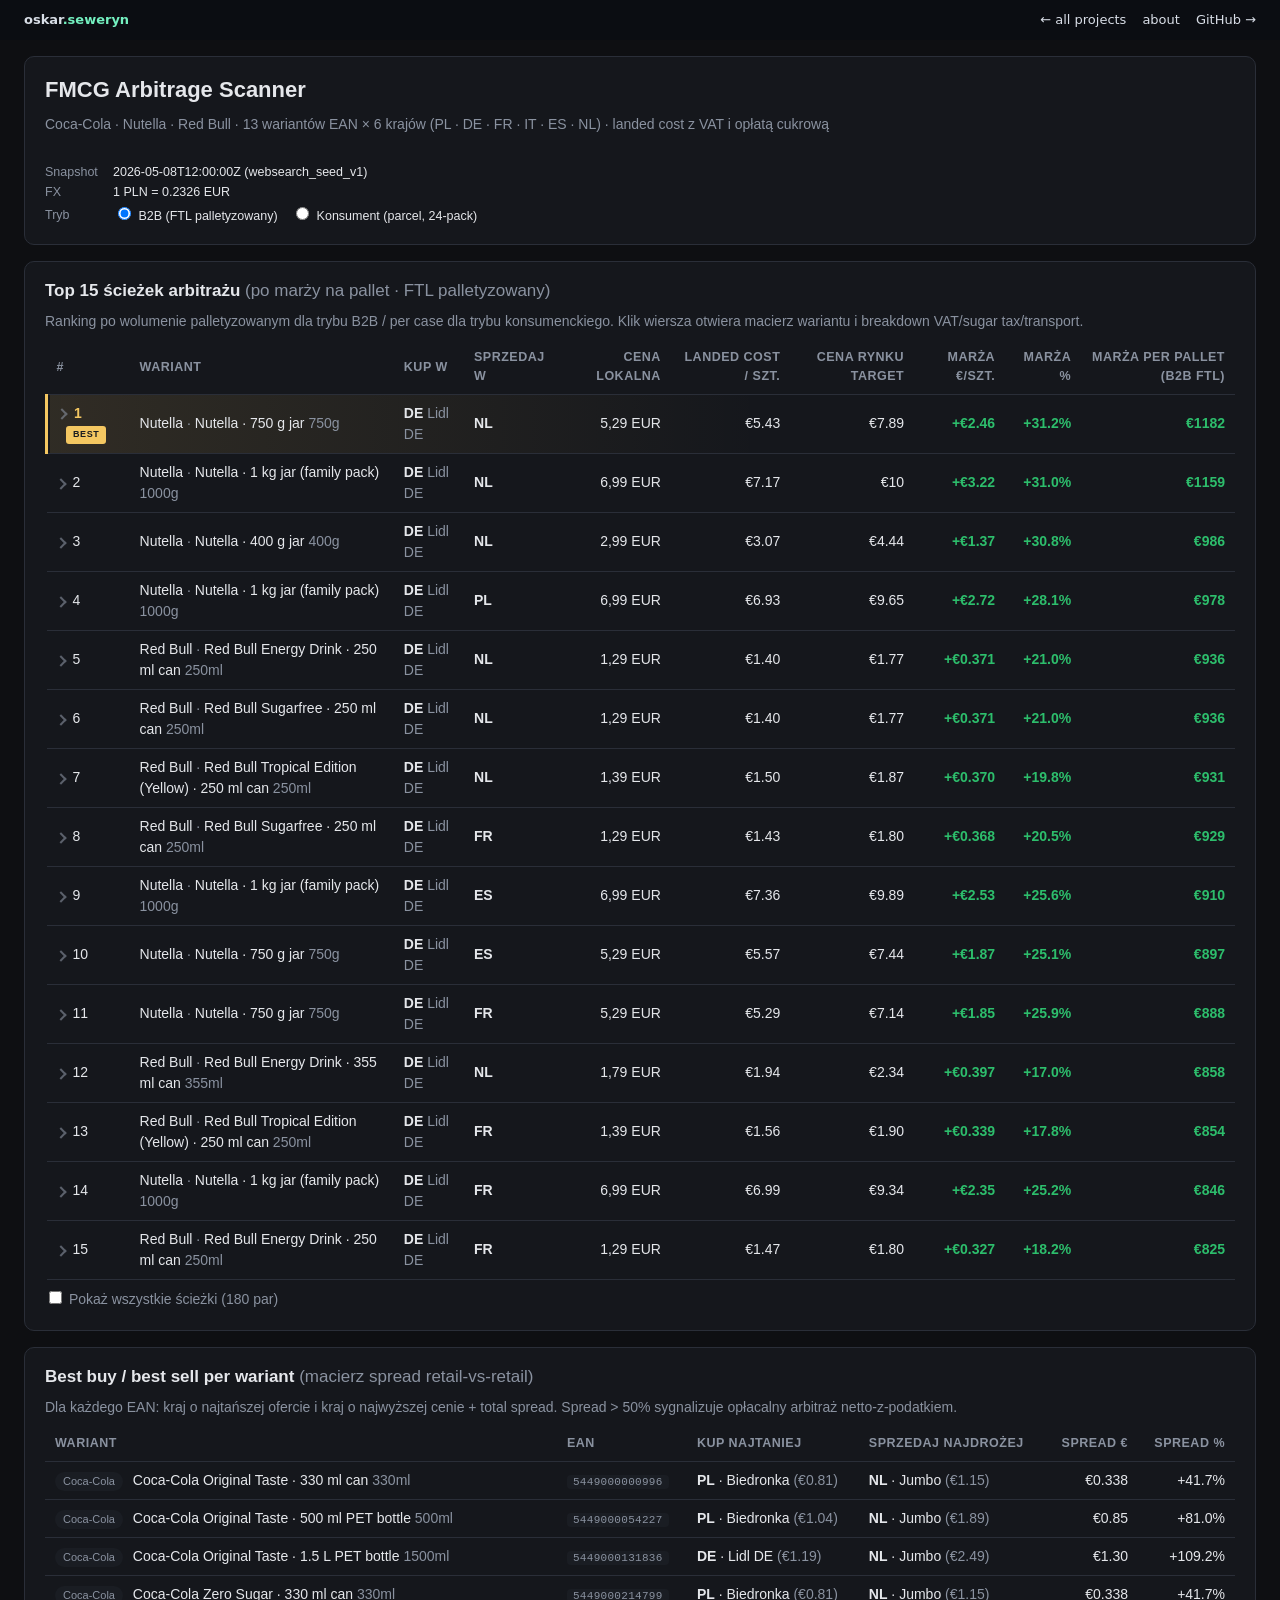
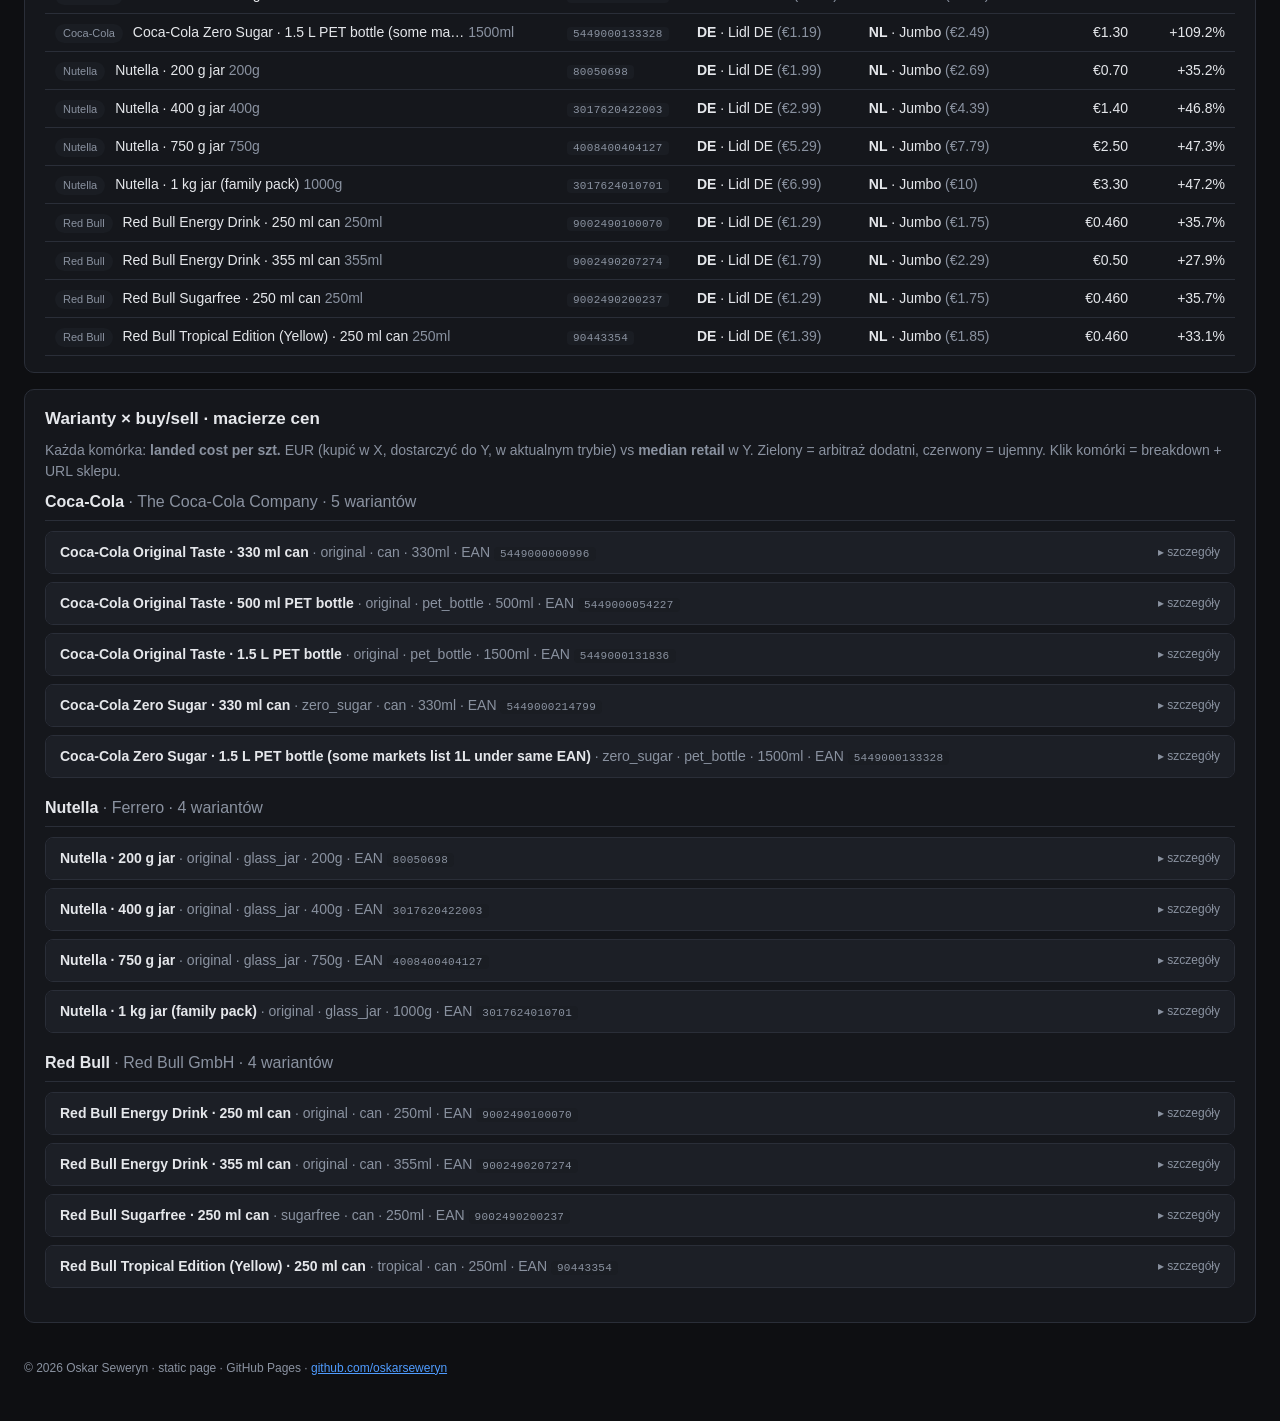
<file: projects/poc-fmcg-arbitrage/index.html>
<!doctype html>
<html lang="pl">
<head>
  <meta charset="utf-8">
  <meta name="viewport" content="width=device-width,initial-scale=1">
  <title>FMCG Arbitrage Scanner · Oskar Seweryn</title>
  <meta name="description" content="Cross-border FMCG arbitrage scanner: Coca-Cola, Nutella, Red Bull w 6 krajach UE (PL/DE/FR/IT/ES/NL) z kalkulatorem landed cost (VAT per kategoria, sugar tax PL/FR/NL, transport FTL palletyzowany). 13 wariantów EAN-tracked." />
  <meta name="theme-color" content="#0b0d12" />
  <link rel="icon" href="data:image/svg+xml,%3Csvg xmlns='http://www.w3.org/2000/svg' viewBox='0 0 64 64'%3E%3Crect width='64' height='64' rx='14' fill='%230b0d12'/%3E%3Ctext x='50%25' y='54%25' font-family='ui-monospace,monospace' font-size='34' font-weight='700' text-anchor='middle' fill='%2374f0c0'%3Eos%3C/text%3E%3C/svg%3E" />
  <link rel="stylesheet" href="./style.css">
  <style>
    .portfolio-strip {
      background: #0b0d12;
      color: #d8dde6;
      padding: 10px 24px;
      font-family: -apple-system, BlinkMacSystemFont, "Segoe UI", system-ui, sans-serif;
      font-size: 13px;
      display: flex;
      justify-content: space-between;
      align-items: center;
      flex-wrap: wrap;
      gap: 12px;
      margin: -24px -24px 16px -24px;
    }
    .portfolio-strip a {
      color: #d8dde6;
      text-decoration: none;
    }
    .portfolio-strip a:hover { color: #74f0c0; }
    .portfolio-strip .brand { font-weight: 600; }
    .portfolio-strip .brand span { color: #74f0c0; }
    .portfolio-strip nav { display: flex; gap: 16px; flex-wrap: wrap; }
  </style>
</head>
<body>

<div class="portfolio-strip">
  <a class="brand" href="/">oskar<span>.seweryn</span></a>
  <nav>
    <a href="/projects/">← all projects</a>
    <a href="/#about">about</a>
    <a href="https://github.com/oskarseweryn" target="_blank" rel="noopener">GitHub →</a>
  </nav>
</div>

<header class="topbar">
  <div class="brand">
    <h1>FMCG Arbitrage Scanner</h1>
    <p class="sub">Coca-Cola · Nutella · Red Bull · 13 wariantów EAN × 6 krajów (PL · DE · FR · IT · ES · NL) · landed cost z VAT i opłatą cukrową</p>
  </div>
  <div class="meta">
    <div class="meta-row"><span class="k">Snapshot</span><span class="v" id="meta-generated">—</span></div>
    <div class="meta-row"><span class="k">FX</span><span class="v" id="meta-fx">—</span></div>
    <div class="meta-row"><span class="k">Tryb</span>
      <span class="v">
        <label><input type="radio" name="mode" value="B2B" checked> B2B (FTL palletyzowany)</label>
        <label><input type="radio" name="mode" value="CONSUMER"> Konsument (parcel, 24-pack)</label>
      </span>
    </div>
  </div>
</header>

<section class="card">
  <h2>Top 15 ścieżek arbitrażu <span class="muted">(po marży na pallet · FTL palletyzowany)</span></h2>
  <p class="muted">Ranking po wolumenie palletyzowanym dla trybu B2B / per case dla trybu konsumenckiego. Klik wiersza otwiera macierz wariantu i breakdown VAT/sugar tax/transport.</p>
  <table class="top-paths" id="top-paths">
    <thead><tr>
      <th>#</th><th>Wariant</th><th>Kup w</th><th>Sprzedaj w</th>
      <th class="num">Cena lokalna</th><th class="num">Landed cost / szt.</th>
      <th class="num">Cena rynku target</th><th class="num">Marża €/szt.</th><th class="num">Marża %</th>
      <th class="num"><span id="volume-label">marża per pallet</span></th>
    </tr></thead>
    <tbody></tbody>
  </table>
  <p class="muted" style="margin-top:8px"><label><input type="checkbox" id="show-all-paths"> Pokaż wszystkie ścieżki (180 par)</label></p>
</section>

<section class="card">
  <h2>Best buy / best sell per wariant <span class="muted">(macierz spread retail-vs-retail)</span></h2>
  <p class="muted">Dla każdego EAN: kraj o najtańszej ofercie i kraj o najwyższej cenie + total spread. Spread &gt; 50% sygnalizuje opłacalny arbitraż netto-z-podatkiem.</p>
  <table class="codes" id="best-buysell">
    <thead><tr><th>Wariant</th><th>EAN</th><th>Kup najtaniej</th><th>Sprzedaj najdrożej</th><th class="num">Spread €</th><th class="num">Spread %</th></tr></thead>
    <tbody></tbody>
  </table>
</section>

<section class="card">
  <h2>Warianty × buy/sell · macierze cen</h2>
  <p class="muted">Każda komórka: <strong>landed cost per szt.</strong> EUR (kupić w X, dostarczyć do Y, w aktualnym trybie) vs <strong>median retail</strong> w Y. Zielony = arbitraż dodatni, czerwony = ujemny. Klik komórki = breakdown + URL sklepu.</p>
  <div id="variant-list"></div>
</section>

<footer class="foot">
  <p>© <span id="yr"></span> Oskar Seweryn · static page · GitHub Pages · <a href="https://github.com/oskarseweryn" style="color:var(--accent)">github.com/oskarseweryn</a></p>
</footer>

<script src="./app.js"></script>
<script>document.getElementById('yr').textContent = new Date().getFullYear();</script>
</body>
</html>
</file>
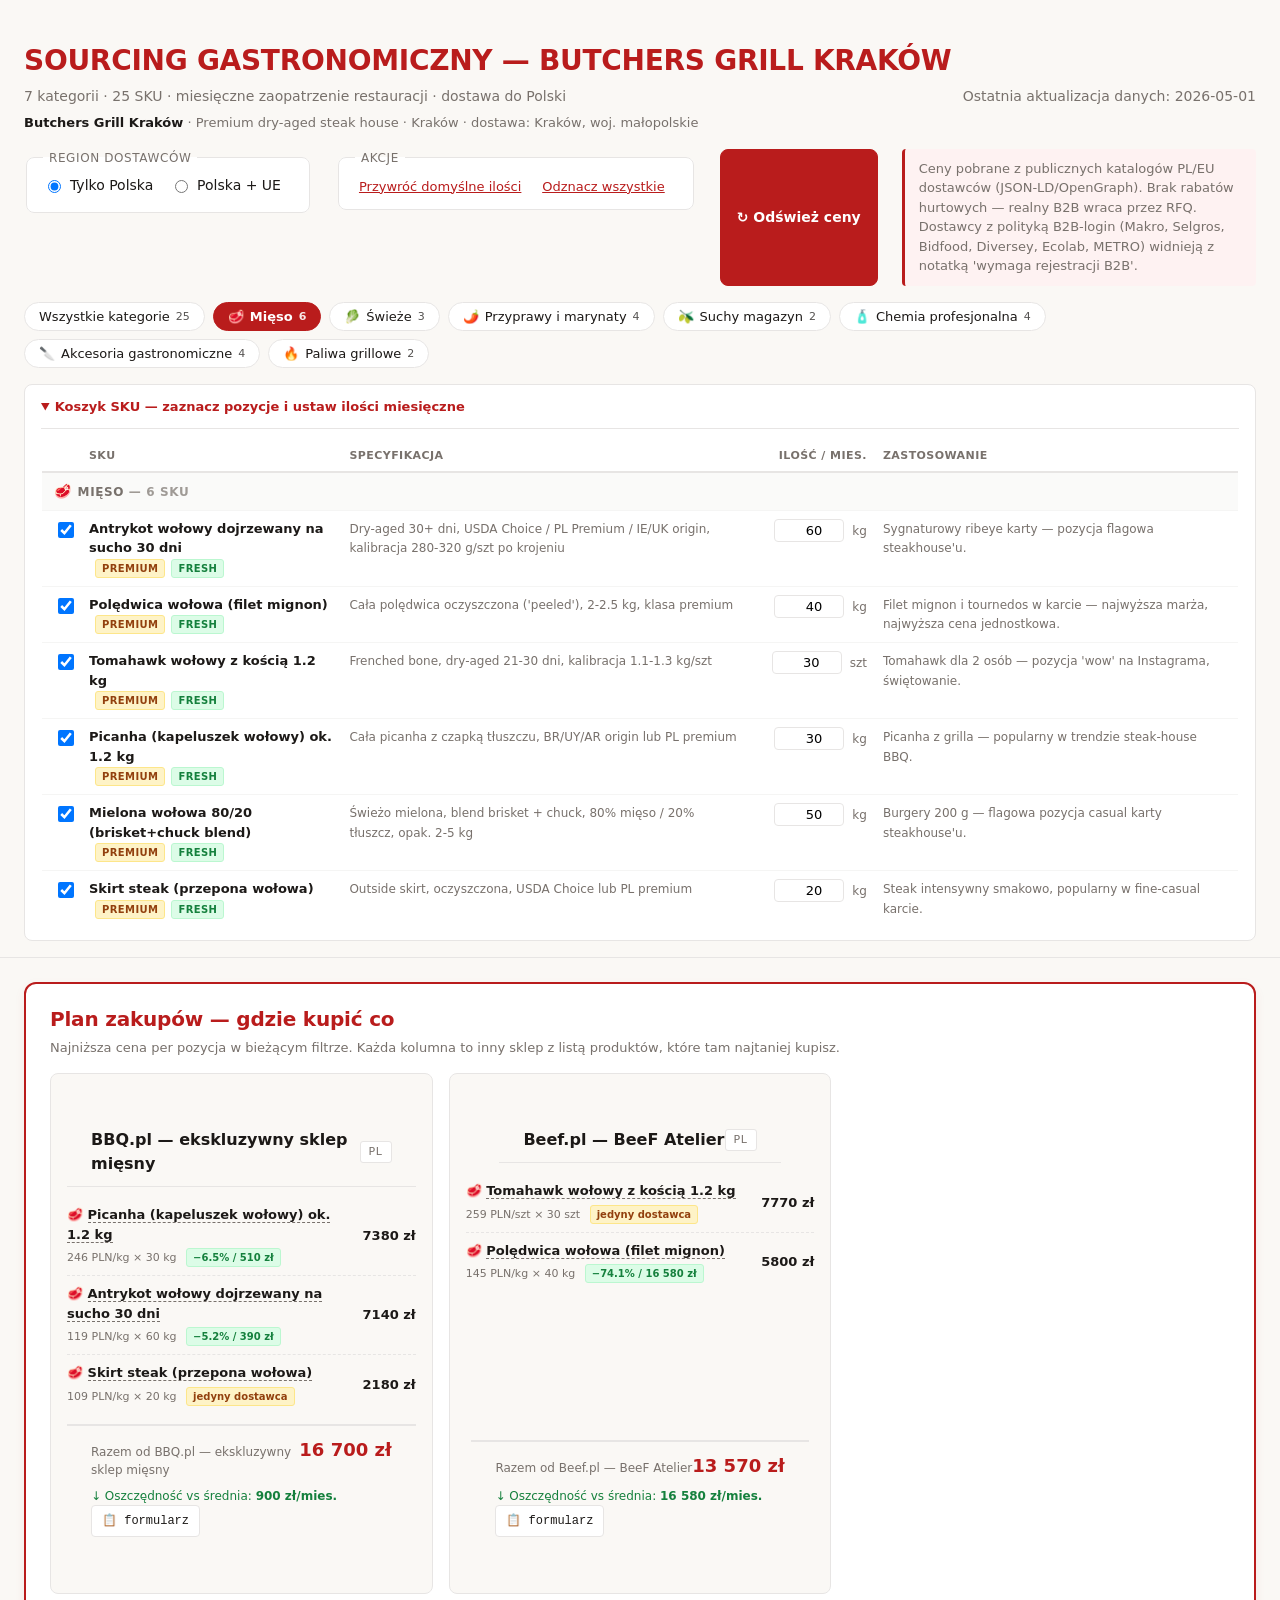
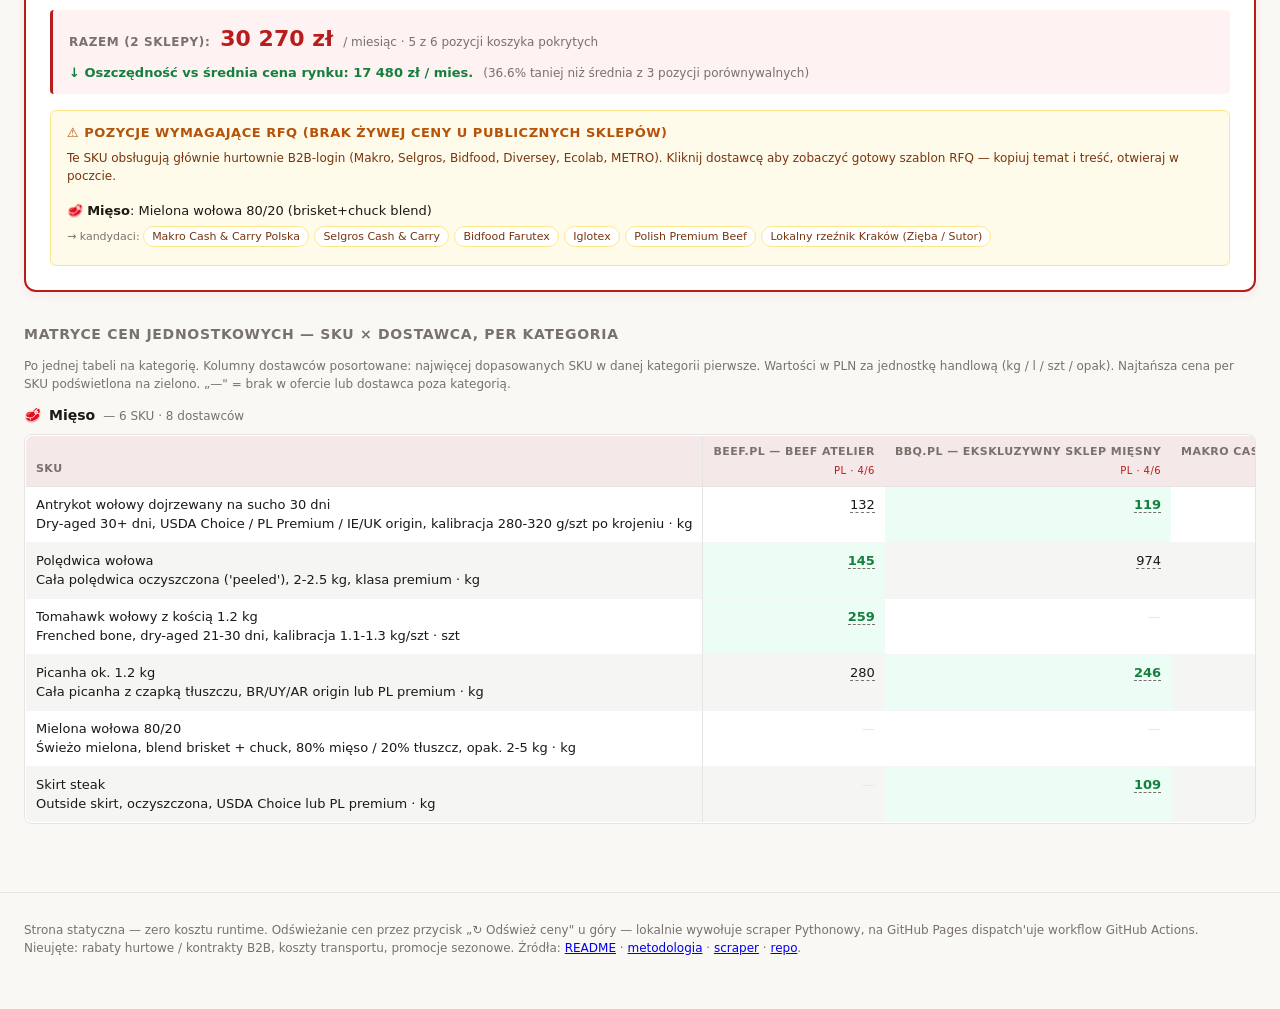
<file: projects/poc-gastro-sourcing/index.html>
<!DOCTYPE html>
<html lang="pl">
<head>
  <meta charset="UTF-8">
  <meta name="viewport" content="width=device-width, initial-scale=1.0">
  <title>Sourcing gastronomiczny — porównywarka cen B2B dla restauracji</title>
  <link rel="stylesheet" href="style.css">
</head>
<body>
  <header>
    <h1 id="header-title">Sourcing gastronomiczny</h1>
    <p class="meta">
      <span id="spec-line">7 kategorii · 25 SKU · miesięczne zaopatrzenie restauracji · dostawa do Polski</span>
      <span class="updated">Ostatnia aktualizacja danych: <time id="last-updated">—</time></span>
    </p>
    <p class="client-line" id="client-line"></p>

    <div class="controls">
      <fieldset>
        <legend>Region dostawców</legend>
        <label><input type="radio" name="region" value="PL" checked> Tylko Polska</label>
        <label><input type="radio" name="region" value="ALL"> Polska + UE</label>
      </fieldset>
      <fieldset>
        <legend>Akcje</legend>
        <button id="reset-basket" type="button" class="link-btn">Przywróć domyślne ilości</button>
        <button id="toggle-all" type="button" class="link-btn">Odznacz wszystkie</button>
      </fieldset>
      <button id="refresh-btn" type="button" class="refresh-btn" title="Pobierz aktualne ceny ze sklepów PL/EU">↻ Odśwież ceny</button>
      <p class="pricing-note" id="pricing-note"></p>
    </div>

    <nav class="category-nav" id="category-nav" aria-label="Filtr kategorii"></nav>

    <details class="basket" open>
      <summary>Koszyk SKU — zaznacz pozycje i ustaw ilości miesięczne</summary>
      <table id="basket-table">
        <thead>
          <tr>
            <th class="check-col"></th>
            <th>SKU</th>
            <th>Specyfikacja</th>
            <th class="num qty-col">Ilość / mies.</th>
            <th>Zastosowanie</th>
          </tr>
        </thead>
        <tbody id="basket-rows"></tbody>
      </table>
    </details>
  </header>

  <main>
    <section id="shopping-plan" class="shopping-plan">
      <div class="plan-header">
        <h2>Plan zakupów — gdzie kupić co</h2>
        <p class="plan-sub">Najniższa cena per pozycja w bieżącym filtrze. Każda kolumna to inny sklep z listą produktów, które tam najtaniej kupisz.</p>
      </div>
      <div id="plan-cards" class="plan-cards"></div>
      <div id="plan-summary" class="plan-summary"></div>
      <div id="plan-rfq" class="plan-rfq"></div>
    </section>

    <h2 class="section-title matrix-title">Matryce cen jednostkowych — SKU × Dostawca, per kategoria</h2>
    <p class="matrix-note">Po jednej tabeli na kategorię. Kolumny dostawców posortowane: najwięcej dopasowanych SKU w danej kategorii pierwsze. Wartości w PLN za jednostkę handlową (kg / l / szt / opak). Najtańsza cena per SKU podświetlona na zielono. „—" = brak w ofercie lub dostawca poza kategorią.</p>
    <div id="matrices"></div>
  </main>

  <footer>
    <p>
      Strona statyczna — zero kosztu runtime. Odświeżanie cen przez przycisk „↻ Odśwież ceny" u góry —
      lokalnie wywołuje scraper Pythonowy, na GitHub Pages dispatch'uje workflow GitHub Actions.
      Nieujęte: rabaty hurtowe / kontrakty B2B, koszty transportu, promocje sezonowe.
      Źródła: <a href="_source/README.md">README</a> · <a href="_source/docs/methodology.md">metodologia</a> · <a href="_source/backend/README.md">scraper</a> · <a href="https://github.com/oskarseweryn/oskarseweryn.github.io/tree/main/projects/poc-gastro-sourcing" target="_blank" rel="noopener">repo</a>.
    </p>
  </footer>

  <script src="app.js"></script>
</body>
</html>
</file>
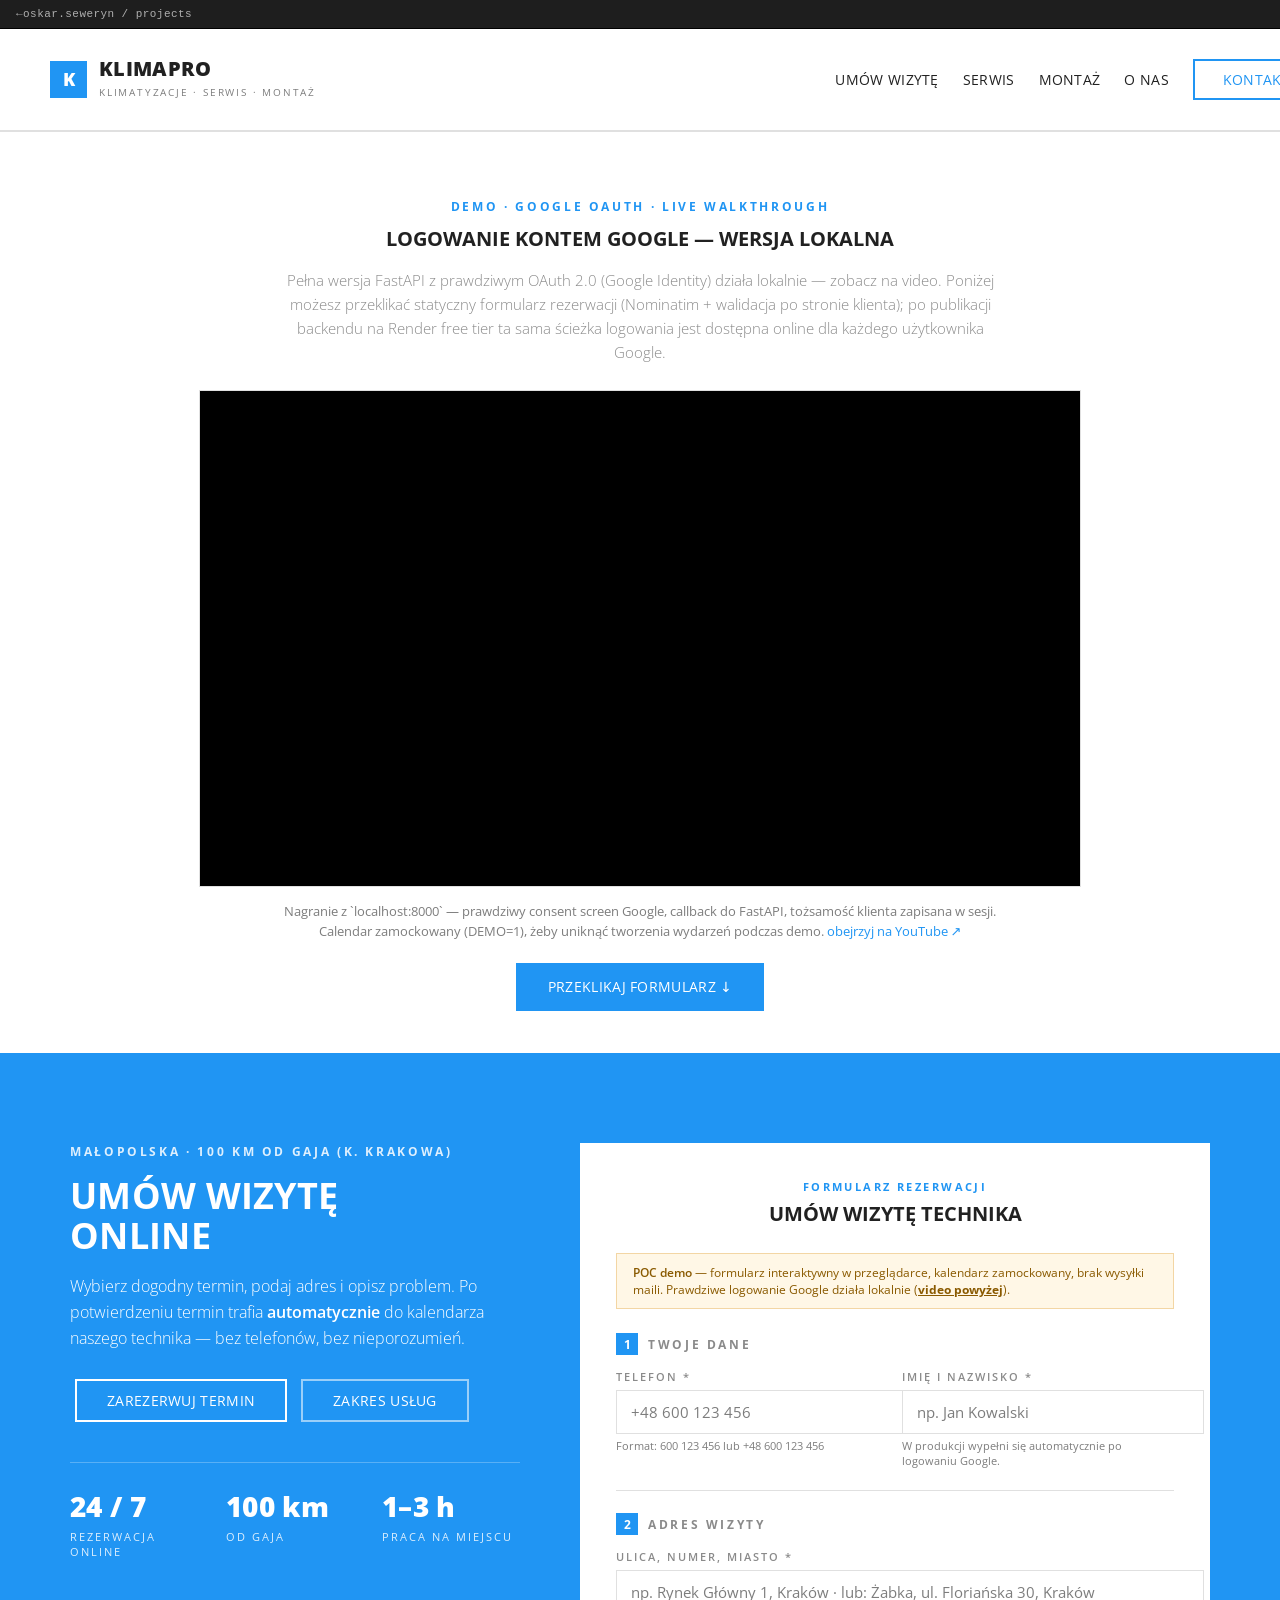
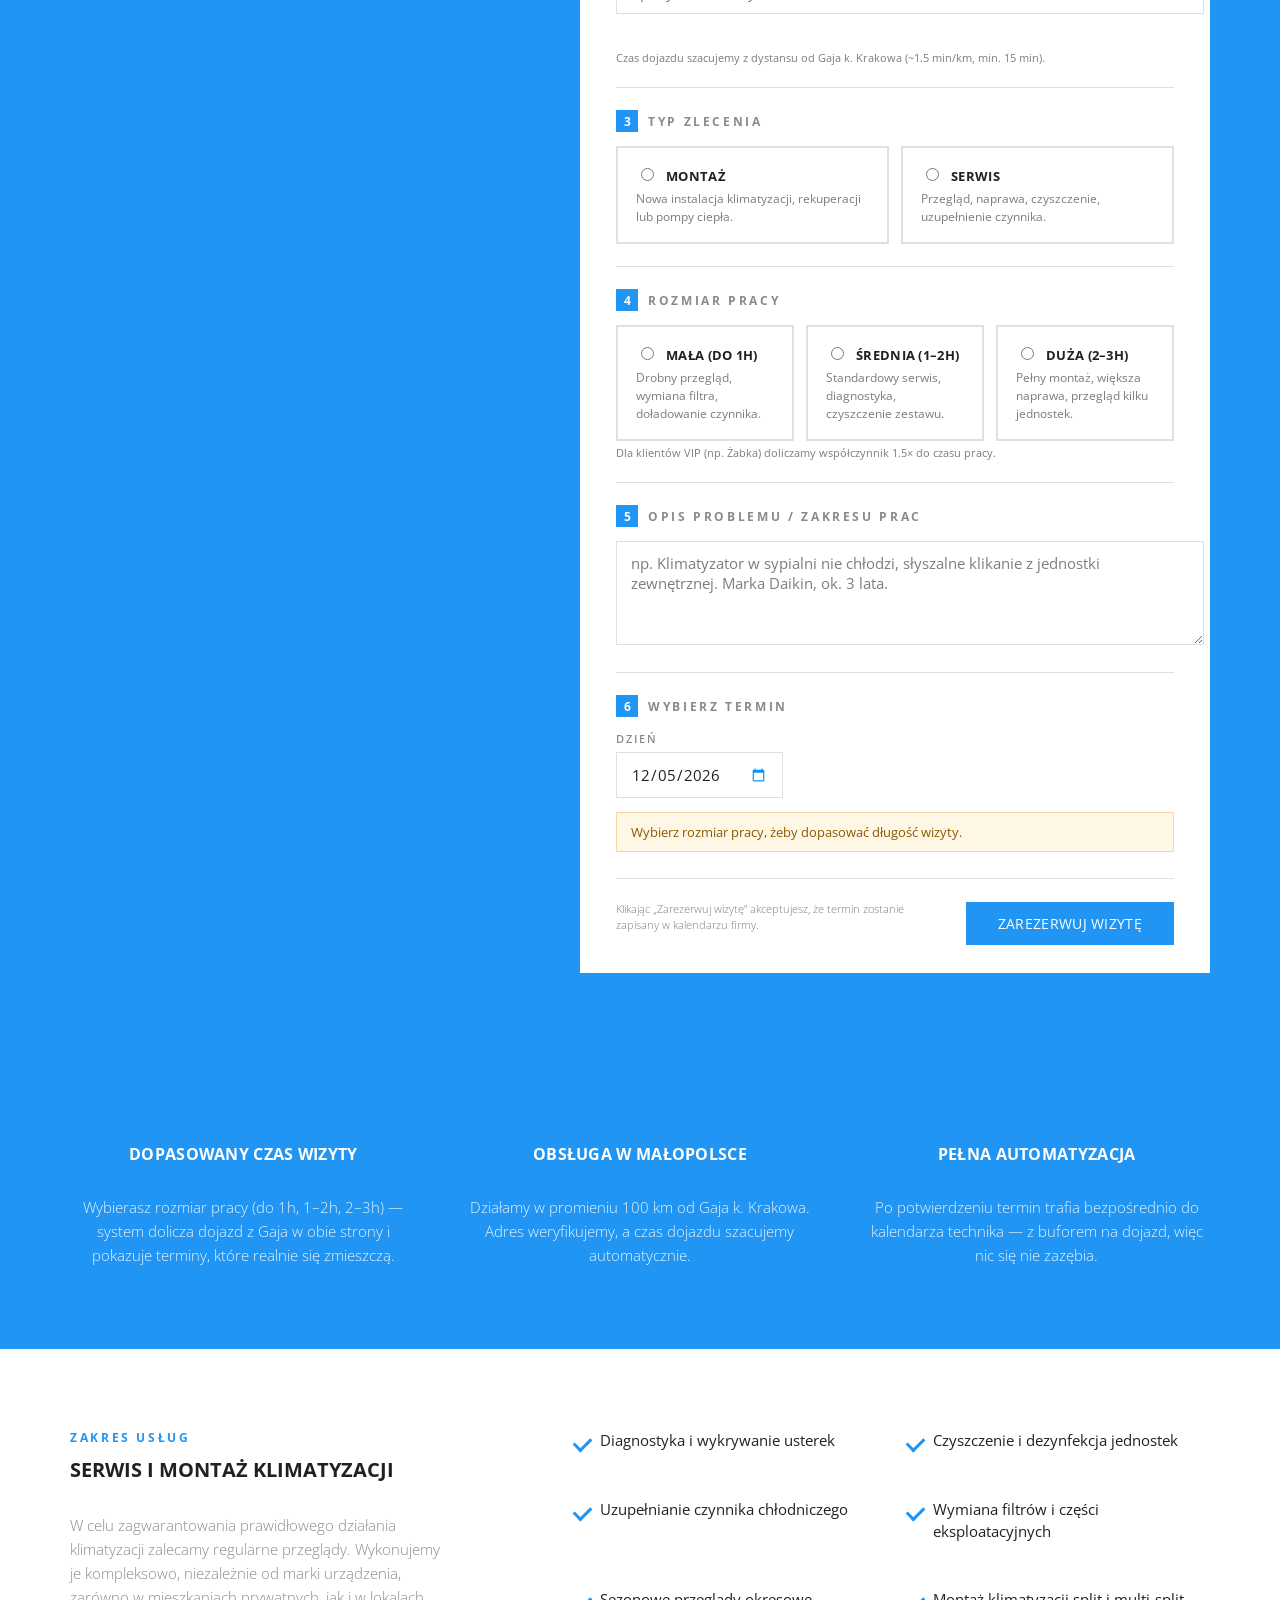
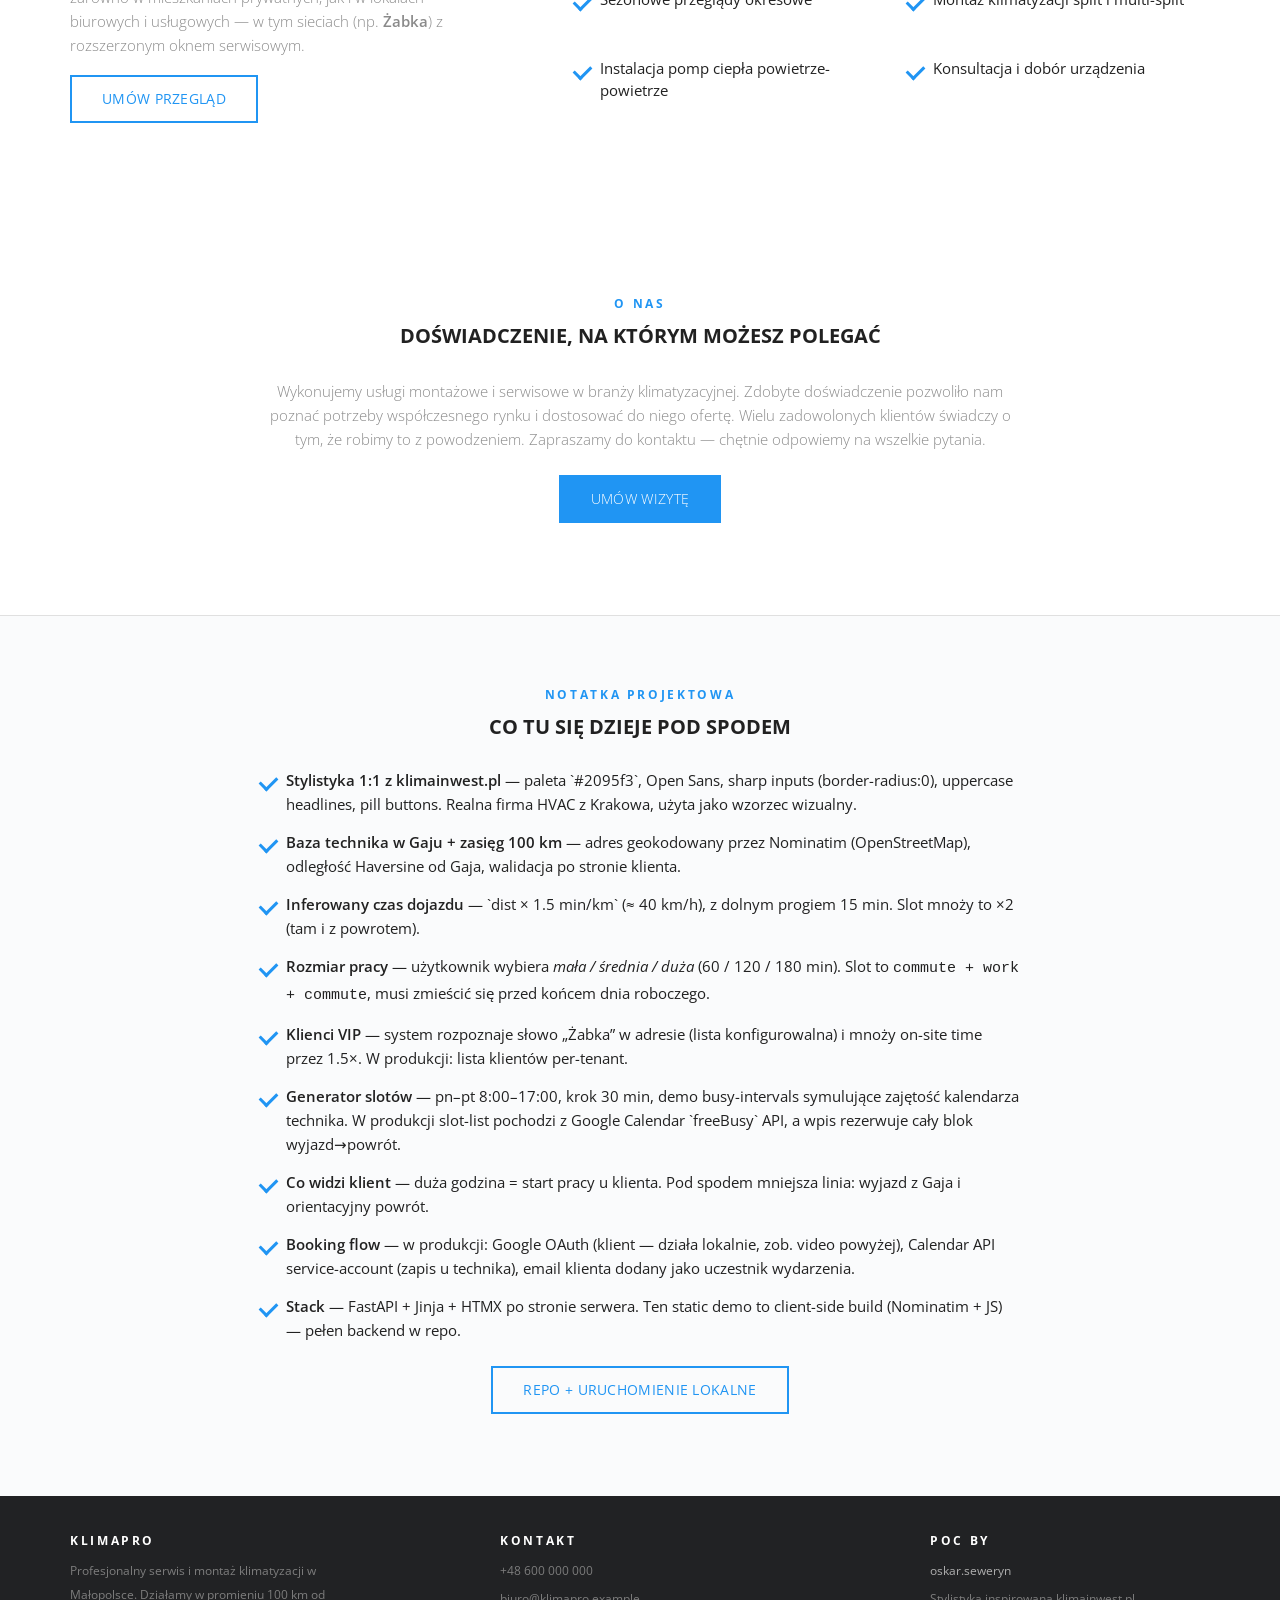
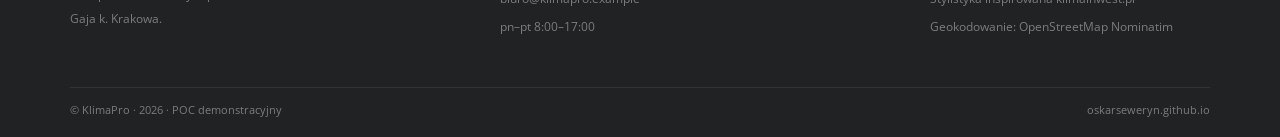
<file: projects/poc-hvac-scheduling/index.html>
<!DOCTYPE html>
<html lang="pl">
<head>
  <meta charset="UTF-8">
  <meta name="viewport" content="width=device-width, initial-scale=1.0">
  <title>KlimaPro — umów wizytę online · POC by Oskar Seweryn</title>
  <meta name="description" content="POC: rezerwacja wizyt serwisowych HVAC online dla polskiej firmy. Baza w Gaju (100 km zasięgu), inferowany czas dojazdu, rozmiar pracy (do 1h / 1-2h / 2-3h), mnożnik VIP dla Żabki. Automatyczny zapis do Google Calendar technika. Stylistyka 1:1 z klimainwest.pl.">
  <link rel="icon" href="data:image/svg+xml,%3Csvg xmlns='http://www.w3.org/2000/svg' viewBox='0 0 64 64'%3E%3Crect width='64' height='64' rx='8' fill='%232095f3'/%3E%3Ctext x='50%25' y='66%25' font-family='Arial,sans-serif' font-size='40' font-weight='800' text-anchor='middle' fill='white'%3EK%3C/text%3E%3C/svg%3E">
  <link href="https://fonts.googleapis.com/css?family=Open+Sans:300,400,600,700,800&subset=latin,latin-ext" rel="stylesheet" type="text/css">
  <link rel="stylesheet" href="./style.css">
</head>
<body>

  <a href="/projects/" class="kp-portfolio-back">← <span class="full-label">oskar.seweryn /&nbsp;</span>projects</a>

  <header class="kp-header">
    <a href="#" class="kp-logo">
      <span class="mark">K</span>
      <span>
        <span class="wordmark">KLIMAPRO</span>
        <span class="tag">Klimatyzacje · Serwis · Montaż</span>
      </span>
    </a>
    <nav class="kp-nav">
      <a href="#umow">Umów wizytę</a>
      <a href="#uslugi">Serwis</a>
      <a href="#montaz">Montaż</a>
      <a href="#o-nas">O nas</a>
      <a href="#umow" class="kp-nav-cta">Kontakt</a>
    </nav>
  </header>

  <main>

    <!-- OAUTH VIDEO (top of page) -->
    <section class="kp-oauth-video" id="oauth-video">
      <div class="kp-container">
        <div class="eye">Demo · Google OAuth · live walkthrough</div>
        <h2>Logowanie kontem Google — wersja lokalna</h2>
        <p class="lead">
          Pełna wersja FastAPI z prawdziwym OAuth 2.0 (Google Identity) działa lokalnie — zobacz na video.
          Poniżej możesz przeklikać statyczny formularz rezerwacji (Nominatim + walidacja po stronie klienta);
          po publikacji backendu na Render free tier ta sama ścieżka logowania jest dostępna online dla każdego użytkownika Google.
        </p>
        <div class="kp-video-wrap">
          <iframe
            src="https://www.youtube-nocookie.com/embed/Vw0BfnTeAhA?rel=0"
            title="KlimaPro POC — Google OAuth login (localhost)"
            frameborder="0"
            allow="accelerometer; autoplay; clipboard-write; encrypted-media; gyroscope; picture-in-picture; web-share"
            referrerpolicy="strict-origin-when-cross-origin"
            allowfullscreen></iframe>
        </div>
        <p class="kp-video-caption">
          Nagranie z `localhost:8000` — prawdziwy consent screen Google, callback do FastAPI,
          tożsamość klienta zapisana w sesji. Calendar zamockowany (DEMO=1), żeby uniknąć
          tworzenia wydarzeń podczas demo.
          <a href="https://www.youtube.com/watch?v=Vw0BfnTeAhA" target="_blank" rel="noopener">obejrzyj na YouTube ↗</a>
        </p>
        <p style="text-align:center; margin-top:22px;">
          <a href="#umow" class="button-blue-inverse">Przeklikaj formularz ↓</a>
        </p>
      </div>
    </section>

    <!-- HERO -->
    <section class="kp-hero" id="umow">
      <div class="kp-container kp-hero-inner">

        <div>
          <div class="kp-eyebrow">Małopolska · 100 km od Gaja (k. Krakowa)</div>
          <h1>Umów wizytę<br>online</h1>
          <p>
            Wybierz dogodny termin, podaj adres i opisz problem. Po potwierdzeniu termin trafia
            <strong>automatycznie</strong> do kalendarza naszego technika — bez telefonów, bez nieporozumień.
          </p>
          <div style="margin-top:28px;">
            <a href="#booking" class="button-default">Zarezerwuj termin</a>
            <a href="#uslugi" class="button-default" style="border-color:rgba(255,255,255,.55);">Zakres usług</a>
          </div>
          <div class="kp-stats">
            <div>
              <div class="stat-num">24 / 7</div>
              <div class="stat-lbl">Rezerwacja online</div>
            </div>
            <div>
              <div class="stat-num">100 km</div>
              <div class="stat-lbl">Od Gaja</div>
            </div>
            <div>
              <div class="stat-num">1–3 h</div>
              <div class="stat-lbl">Praca na miejscu</div>
            </div>
          </div>
        </div>

        <!-- BOOKING CARD -->
        <div class="kp-card" id="booking">
          <div class="kp-card-header">
            <div class="eye">Formularz rezerwacji</div>
            <h2>Umów wizytę technika</h2>
          </div>

          <div class="kp-banner-demo">
            <strong>POC demo</strong> — formularz interaktywny w przeglądarce, kalendarz zamockowany, brak wysyłki maili. Prawdziwe logowanie Google działa lokalnie (<a href="#oauth-video" style="color:#8a5a00;text-decoration:underline;font-weight:700;">video powyżej</a>).
          </div>

          <form class="kp-form" id="booking-form" novalidate>

            <section class="step">
              <div class="step-head"><span class="step-num">1</span> Twoje dane</div>
              <div class="row">
                <div>
                  <label class="kp-label" for="phone">Telefon *</label>
                  <input
                    type="tel" id="phone" name="phone" required
                    placeholder="+48 600 123 456"
                    pattern="^(\+?48)?[\s-]?\d{3}[\s-]?\d{3}[\s-]?\d{3}$">
                  <div class="helper">Format: 600 123 456 lub +48 600 123 456</div>
                </div>
                <div>
                  <label class="kp-label" for="customer-name">Imię i nazwisko *</label>
                  <input type="text" id="customer-name" name="customer_name" required minlength="3" placeholder="np. Jan Kowalski">
                  <div class="helper">W produkcji wypełni się automatycznie po logowaniu Google.</div>
                </div>
              </div>
            </section>

            <section class="step">
              <div class="step-head"><span class="step-num">2</span> Adres wizyty</div>
              <label class="kp-label" for="address">Ulica, numer, miasto *</label>
              <input type="text" id="address" name="address" required minlength="5" placeholder="np. Rynek Główny 1, Kraków · lub: Żabka, ul. Floriańska 30, Kraków">
              <div id="geocode-result" style="margin-top:8px; min-height:24px;"></div>
              <div class="helper">Czas dojazdu szacujemy z dystansu od Gaja k. Krakowa (~1.5 min/km, min. 15 min).</div>
            </section>

            <section class="step">
              <div class="step-head"><span class="step-num">3</span> Typ zlecenia</div>
              <div class="type-grid">
                <label class="type-card">
                  <input type="radio" name="request_type" value="montaz" required>
                  <span class="name">Montaż</span>
                  <span class="desc">Nowa instalacja klimatyzacji, rekuperacji lub pompy ciepła.</span>
                </label>
                <label class="type-card">
                  <input type="radio" name="request_type" value="serwis" required>
                  <span class="name">Serwis</span>
                  <span class="desc">Przegląd, naprawa, czyszczenie, uzupełnienie czynnika.</span>
                </label>
              </div>
            </section>

            <section class="step">
              <div class="step-head"><span class="step-num">4</span> Rozmiar pracy</div>
              <div class="type-grid type-grid-3">
                <label class="type-card">
                  <input type="radio" name="job_size" value="small" required>
                  <span class="name">Mała (do 1h)</span>
                  <span class="desc">Drobny przegląd, wymiana filtra, doładowanie czynnika.</span>
                </label>
                <label class="type-card">
                  <input type="radio" name="job_size" value="medium" required>
                  <span class="name">Średnia (1–2h)</span>
                  <span class="desc">Standardowy serwis, diagnostyka, czyszczenie zestawu.</span>
                </label>
                <label class="type-card">
                  <input type="radio" name="job_size" value="big" required>
                  <span class="name">Duża (2–3h)</span>
                  <span class="desc">Pełny montaż, większa naprawa, przegląd kilku jednostek.</span>
                </label>
              </div>
              <div class="helper">Dla klientów VIP (np. Żabka) doliczamy współczynnik 1.5× do czasu pracy.</div>
            </section>

            <section class="step">
              <div class="step-head"><span class="step-num">5</span> Opis problemu / zakresu prac</div>
              <textarea name="description" required minlength="10" rows="4"
                placeholder="np. Klimatyzator w sypialni nie chłodzi, słyszalne klikanie z jednostki zewnętrznej. Marka Daikin, ok. 3 lata."></textarea>
            </section>

            <section class="step">
              <div class="step-head"><span class="step-num">6</span> Wybierz termin</div>
              <label class="kp-label" for="date">Dzień</label>
              <input type="date" id="date" name="date" required style="width:auto;">
              <div id="slots" style="margin-top:14px;">
                <div class="helper">Wybierz dzień, rozmiar pracy i adres, aby zobaczyć dostępne godziny.</div>
              </div>
              <input type="hidden" name="slot_start_iso" id="slot_start_iso">
            </section>

            <div class="kp-form-footer">
              <p class="legal">
                Klikając „Zarezerwuj wizytę” akceptujesz, że termin zostanie zapisany w kalendarzu firmy.
              </p>
              <button type="submit" class="button-blue-inverse">Zarezerwuj wizytę</button>
            </div>

            <div id="result"></div>
          </form>
        </div>

      </div>
    </section>

    <!-- ADVANTAGES STRIP -->
    <section class="kp-strip">
      <div class="kp-container kp-strip-grid">
        <div>
          <h3>Dopasowany czas wizyty</h3>
          <p>Wybierasz rozmiar pracy (do 1h, 1–2h, 2–3h) — system dolicza dojazd z Gaja w obie strony i pokazuje terminy, które realnie się zmieszczą.</p>
        </div>
        <div>
          <h3>Obsługa w Małopolsce</h3>
          <p>Działamy w promieniu 100 km od Gaja k. Krakowa. Adres weryfikujemy, a czas dojazdu szacujemy automatycznie.</p>
        </div>
        <div>
          <h3>Pełna automatyzacja</h3>
          <p>Po potwierdzeniu termin trafia bezpośrednio do kalendarza technika — z buforem na dojazd, więc nic się nie zazębia.</p>
        </div>
      </div>
    </section>

    <!-- SERVICES -->
    <section class="kp-section kp-services" id="uslugi">
      <div class="kp-container kp-services-grid">
        <div>
          <div style="font-size:12px; letter-spacing:.22em; font-weight:700; text-transform:uppercase; color: var(--kp-blue); margin-bottom:10px;">
            Zakres usług
          </div>
          <h2>Serwis i montaż klimatyzacji</h2>
          <p class="lead">
            W celu zagwarantowania prawidłowego działania klimatyzacji zalecamy regularne przeglądy. Wykonujemy je
            kompleksowo, niezależnie od marki urządzenia, zarówno w mieszkaniach prywatnych, jak i w lokalach
            biurowych i usługowych — w tym sieciach (np. <strong>Żabka</strong>) z rozszerzonym oknem serwisowym.
          </p>
          <p style="margin-top:18px;"><a href="#umow" class="button-blue">Umów przegląd</a></p>
        </div>
        <ul class="kp-services-list" id="montaz">
          <li>Diagnostyka i wykrywanie usterek</li>
          <li>Czyszczenie i dezynfekcja jednostek</li>
          <li>Uzupełnianie czynnika chłodniczego</li>
          <li>Wymiana filtrów i części eksploatacyjnych</li>
          <li>Sezonowe przeglądy okresowe</li>
          <li>Montaż klimatyzacji split i multi-split</li>
          <li>Instalacja pomp ciepła powietrze-powietrze</li>
          <li>Konsultacja i dobór urządzenia</li>
        </ul>
      </div>
    </section>

    <!-- ABOUT -->
    <section class="kp-about" id="o-nas">
      <div class="kp-container">
        <div style="font-size:12px; letter-spacing:.22em; font-weight:700; text-transform:uppercase; color: var(--kp-blue); margin-bottom:10px;">
          O nas
        </div>
        <h2>Doświadczenie, na którym możesz polegać</h2>
        <p>
          Wykonujemy usługi montażowe i serwisowe w branży klimatyzacyjnej. Zdobyte doświadczenie pozwoliło nam
          poznać potrzeby współczesnego rynku i dostosować do niego ofertę. Wielu zadowolonych klientów świadczy
          o tym, że robimy to z powodzeniem. Zapraszamy do kontaktu — chętnie odpowiemy na wszelkie pytania.
        </p>
        <p style="margin-top:24px;"><a href="#umow" class="button-blue-inverse">Umów wizytę</a></p>
      </div>
    </section>

    <!-- POC notes (visible only at bottom) -->
    <section class="kp-poc-notes">
      <div class="kp-container">
        <div class="eye">Notatka projektowa</div>
        <h2>Co tu się dzieje pod spodem</h2>
        <ul>
          <li><strong>Stylistyka 1:1 z klimainwest.pl</strong> — paleta `#2095f3`, Open Sans, sharp inputs (border-radius:0), uppercase headlines, pill buttons. Realna firma HVAC z Krakowa, użyta jako wzorzec wizualny.</li>
          <li><strong>Baza technika w Gaju + zasięg 100 km</strong> — adres geokodowany przez Nominatim (OpenStreetMap), odległość Haversine od Gaja, walidacja po stronie klienta.</li>
          <li><strong>Inferowany czas dojazdu</strong> — `dist × 1.5 min/km` (≈ 40 km/h), z dolnym progiem 15 min. Slot mnoży to ×2 (tam i z powrotem).</li>
          <li><strong>Rozmiar pracy</strong> — użytkownik wybiera <em>mała / średnia / duża</em> (60 / 120 / 180 min). Slot to <code>commute + work + commute</code>, musi zmieścić się przed końcem dnia roboczego.</li>
          <li><strong>Klienci VIP</strong> — system rozpoznaje słowo „Żabka” w adresie (lista konfigurowalna) i mnoży on-site time przez 1.5×. W produkcji: lista klientów per-tenant.</li>
          <li><strong>Generator slotów</strong> — pn–pt 8:00–17:00, krok 30 min, demo busy-intervals symulujące zajętość kalendarza technika. W produkcji slot-list pochodzi z Google Calendar `freeBusy` API, a wpis rezerwuje cały blok wyjazd→powrót.</li>
          <li><strong>Co widzi klient</strong> — duża godzina = start pracy u klienta. Pod spodem mniejsza linia: wyjazd z Gaja i orientacyjny powrót.</li>
          <li><strong>Booking flow</strong> — w produkcji: Google OAuth (klient — działa lokalnie, zob. video powyżej), Calendar API service-account (zapis u technika), email klienta dodany jako uczestnik wydarzenia.</li>
          <li><strong>Stack</strong> — FastAPI + Jinja + HTMX po stronie serwera. Ten static demo to client-side build (Nominatim + JS) — pełen backend w repo.</li>
        </ul>
        <p style="margin-top:24px;">
          <a href="https://github.com/oskarseweryn" target="_blank" rel="noopener" class="button-blue">Repo + uruchomienie lokalne</a>
        </p>
      </div>
    </section>

  </main>

  <footer class="kp-footer">
    <div class="kp-container">
      <div class="col">
        <h4>KlimaPro</h4>
        <p>Profesjonalny serwis i montaż klimatyzacji w Małopolsce. Działamy w promieniu 100 km od Gaja k. Krakowa.</p>
      </div>
      <div class="col">
        <h4>Kontakt</h4>
        <p>+48 600 000 000</p>
        <p>biuro@klimapro.example</p>
        <p>pn–pt 8:00–17:00</p>
      </div>
      <div class="col">
        <h4>POC by</h4>
        <p><a href="/" style="color:#AFAFAF;">oskar.seweryn</a></p>
        <p>Stylistyka inspirowana klimainwest.pl</p>
        <p>Geokodowanie: OpenStreetMap Nominatim</p>
      </div>
      <div class="copyright">
        <span>© KlimaPro · 2026 · POC demonstracyjny</span>
        <span>oskarseweryn.github.io</span>
      </div>
    </div>
  </footer>

  <script src="./app.js"></script>
</body>
</html>
</file>
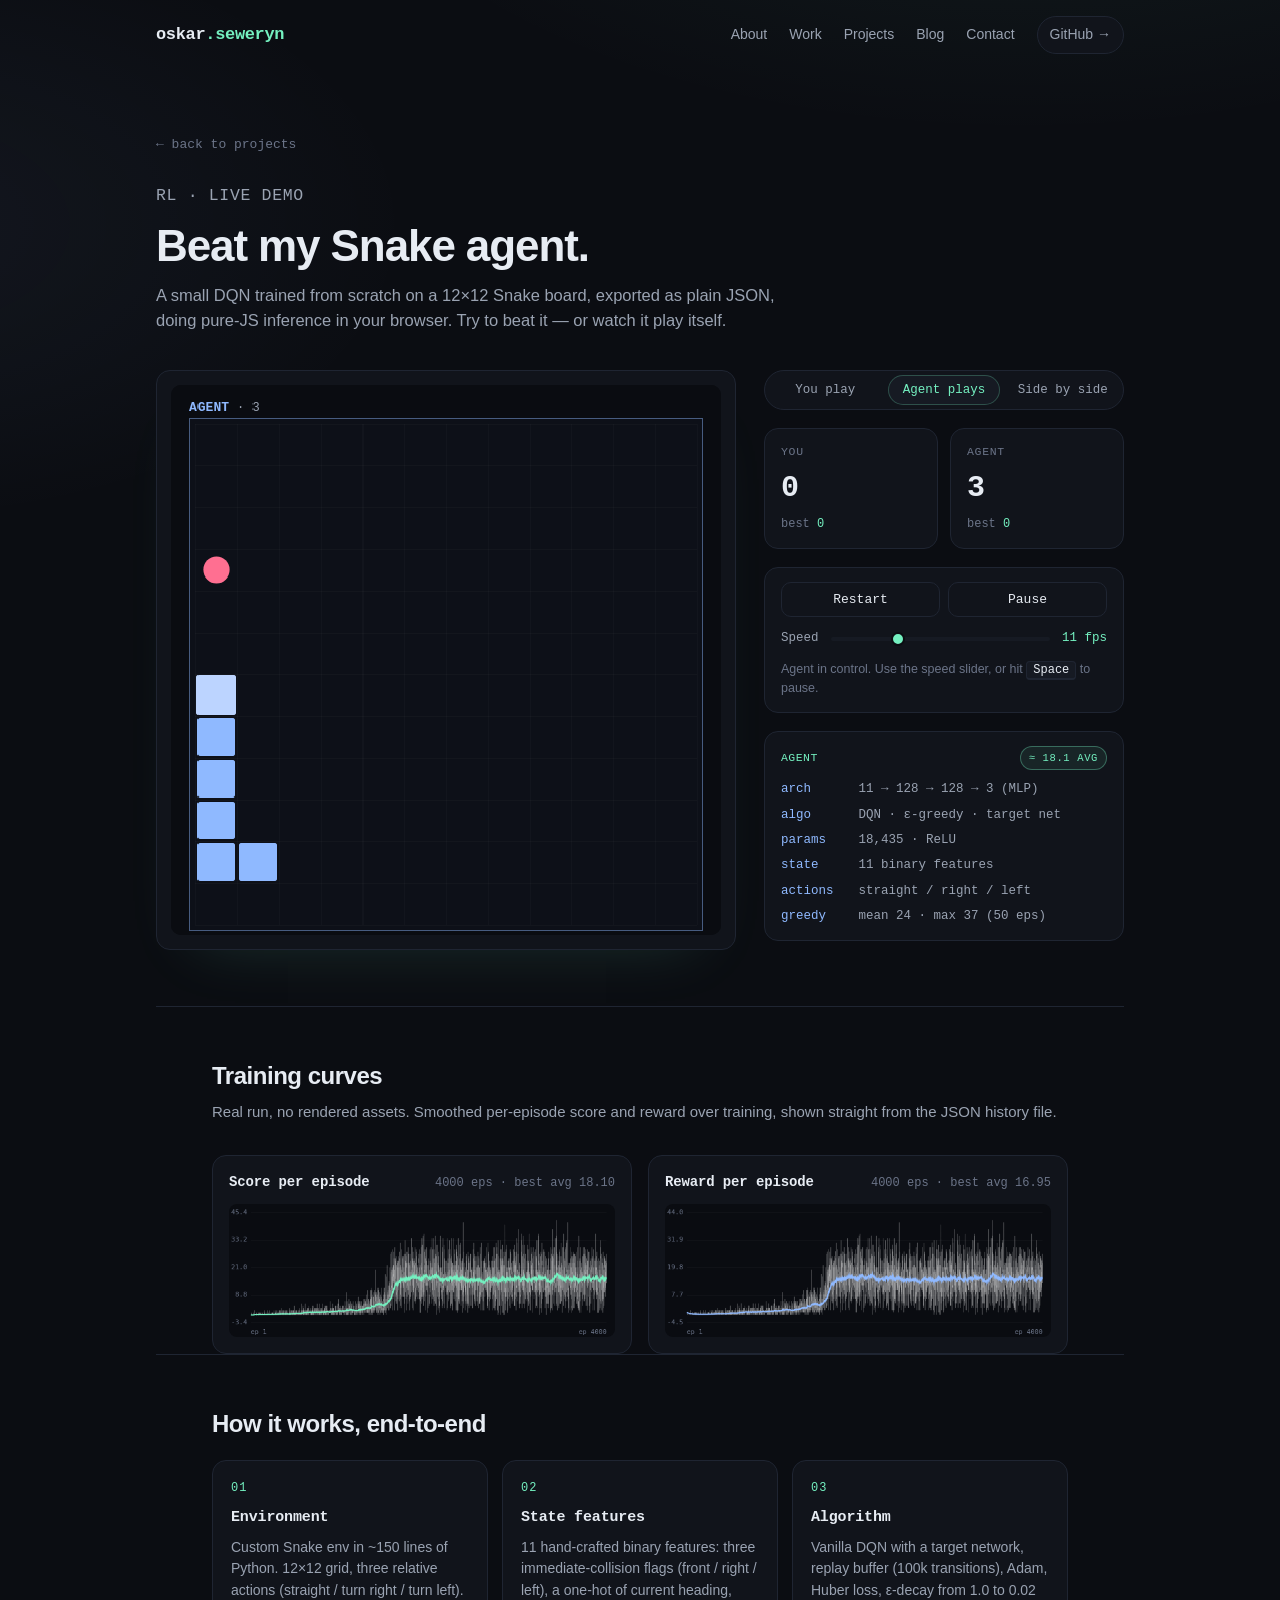
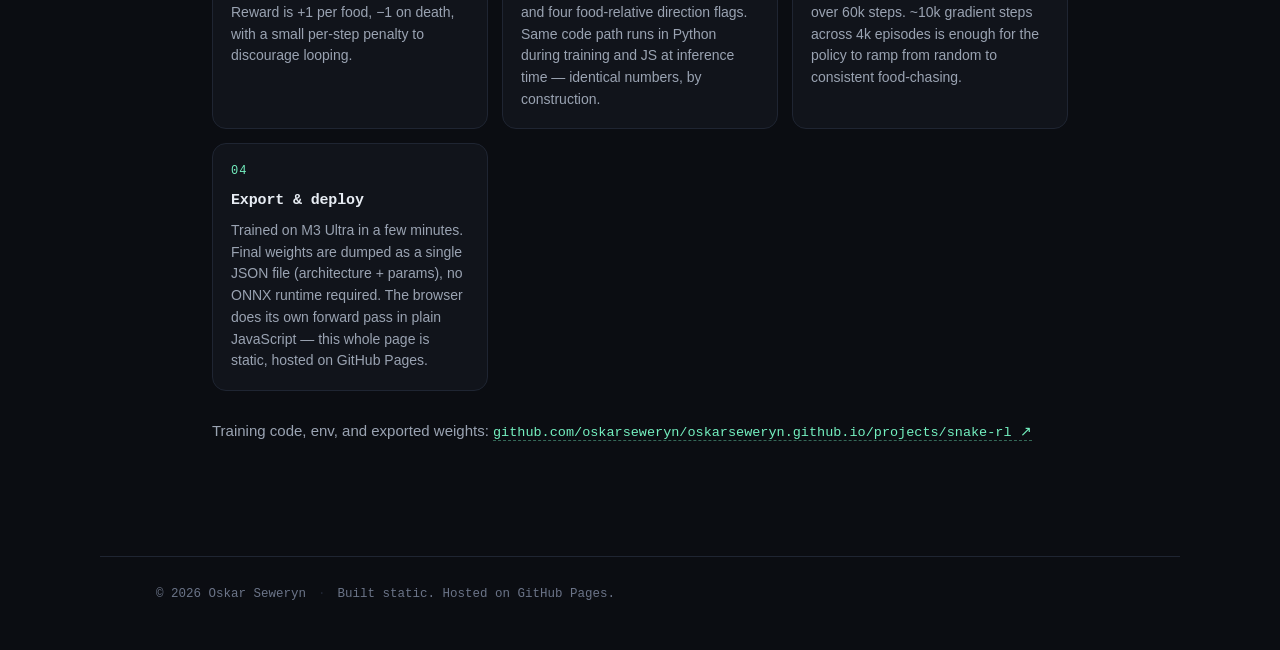
<file: projects/snake-rl/index.html>
<!doctype html>
<html lang="en">
<head>
<meta charset="utf-8" />
<meta name="viewport" content="width=device-width, initial-scale=1" />
<title>Beat my Snake agent — Oskar Seweryn</title>
<meta name="description" content="A small DQN agent trained from scratch on Snake. Plays in your browser. Try to beat it." />
<meta name="theme-color" content="#0b0d12" />
<link rel="icon" href="data:image/svg+xml,%3Csvg xmlns='http://www.w3.org/2000/svg' viewBox='0 0 64 64'%3E%3Crect width='64' height='64' rx='14' fill='%230b0d12'/%3E%3Ctext x='50%25' y='54%25' font-family='ui-monospace,monospace' font-size='34' font-weight='700' text-anchor='middle' fill='%2374f0c0'%3Eos%3C/text%3E%3C/svg%3E" />

<meta property="og:title" content="Beat my Snake agent" />
<meta property="og:description" content="A reinforcement-learning agent trained from scratch on Snake. Plays in your browser. See if you can beat it." />
<meta property="og:type" content="website" />

<link rel="stylesheet" href="/style.css" />
<link rel="stylesheet" href="snake.css" />
<noscript><style>[data-reveal]{opacity:1!important;transform:none!important}</style></noscript>
</head>
<body class="subpage page-snake">

<header class="nav" data-nav>
  <a class="brand" href="/">oskar<span>.seweryn</span></a>
  <nav>
    <a href="/#about">About</a>
    <a href="/#work">Work</a>
    <a href="/projects/">Projects</a>
    <a href="/blog/">Blog</a>
    <a href="/#contact">Contact</a>
    <a class="nav-cta" href="https://github.com/oskarseweryn" target="_blank" rel="noopener">GitHub →</a>
  </nav>
</header>

<main>
  <a class="back" href="/projects/" data-reveal>← back to projects</a>

  <div class="page-head">
    <p class="eyebrow" data-reveal>RL · live demo</p>
    <h1 data-reveal>Beat my Snake agent.</h1>
    <p data-reveal>
      A small DQN trained from scratch on a 12&times;12 Snake board, exported as plain
      JSON, doing pure-JS inference in your browser. Try to beat it &mdash; or watch it
      play itself.
    </p>
  </div>

  <section class="snake-stage" data-reveal>
    <div class="snake-board-wrap">
      <canvas id="board" width="540" height="540" aria-label="Snake board"></canvas>
      <div id="game-overlay" class="snake-overlay" hidden>
        <div class="snake-overlay-card">
          <h3 id="overlay-title">Game over</h3>
          <p id="overlay-body">Press <kbd>Space</kbd> or tap restart.</p>
          <button class="btn primary" id="overlay-restart">Restart</button>
        </div>
      </div>
    </div>

    <aside class="snake-side">
      <div class="snake-mode-row" role="tablist" aria-label="Mode">
        <button class="mode-btn"           data-mode="human"  role="tab" aria-selected="false">You play</button>
        <button class="mode-btn is-active" data-mode="agent"  role="tab" aria-selected="true">Agent plays</button>
        <button class="mode-btn"           data-mode="versus" role="tab" aria-selected="false">Side by side</button>
      </div>

      <div class="snake-scoreboard">
        <div class="score-card">
          <div class="score-label">You</div>
          <div class="score-val" id="score-human">0</div>
          <div class="score-sub">best <span id="best-human">0</span></div>
        </div>
        <div class="score-card">
          <div class="score-label">Agent</div>
          <div class="score-val" id="score-agent">0</div>
          <div class="score-sub">best <span id="best-agent">0</span></div>
        </div>
      </div>

      <div class="snake-controls">
        <div class="control-row">
          <button class="btn ghost" id="btn-restart">Restart</button>
          <button class="btn ghost" id="btn-pause">Pause</button>
        </div>
        <label class="speed-row">
          <span>Speed</span>
          <input type="range" id="speed" min="3" max="30" value="11" />
          <span class="speed-val" id="speed-val">11&nbsp;fps</span>
        </label>
        <p class="snake-hint" id="snake-hint">
          Agent in control. Use the speed slider, or hit <kbd>Space</kbd> to pause.
        </p>
      </div>

      <div class="agent-card">
        <div class="agent-card-head">
          <span class="card-tag">Agent</span>
          <span class="status status-progress" id="agent-status">loading…</span>
        </div>
        <ul class="agent-meta" id="agent-meta">
          <li><span>arch</span> 11 → 128 → 128 → 3 (MLP)</li>
          <li><span>algo</span> DQN · ε-greedy · target net</li>
          <li><span>params</span> 18,435 · ReLU</li>
          <li><span>state</span> 11 binary features</li>
          <li><span>actions</span> straight / right / left</li>
          <li><span>greedy</span> mean 24 · max 37 (50 eps)</li>
        </ul>
      </div>
    </aside>
  </section>

  <section class="section snake-section" data-reveal>
    <h2>Training curves</h2>
    <p class="section-sub">
      Real run, no rendered assets. Smoothed per-episode score and reward over training,
      shown straight from the JSON history file.
    </p>
    <div class="curves">
      <div class="curve-card">
        <div class="curve-head">
          <h3>Score per episode</h3>
          <span id="curve-score-meta" class="curve-meta">&mdash;</span>
        </div>
        <canvas id="curve-score" width="640" height="220"></canvas>
      </div>
      <div class="curve-card">
        <div class="curve-head">
          <h3>Reward per episode</h3>
          <span id="curve-reward-meta" class="curve-meta">&mdash;</span>
        </div>
        <canvas id="curve-reward" width="640" height="220"></canvas>
      </div>
    </div>
  </section>

  <section class="section snake-section" data-reveal>
    <h2>How it works, end-to-end</h2>
    <div class="pipeline">
      <div class="pipe-card">
        <div class="pipe-num">01</div>
        <h3>Environment</h3>
        <p>
          Custom Snake env in ~150 lines of Python. 12&times;12 grid, three relative
          actions (straight / turn right / turn left). Reward is +1 per food, &minus;1
          on death, with a small per-step penalty to discourage looping.
        </p>
      </div>
      <div class="pipe-card">
        <div class="pipe-num">02</div>
        <h3>State features</h3>
        <p>
          11 hand-crafted binary features: three immediate-collision flags
          (front / right / left), a one-hot of current heading, and four food-relative
          direction flags. Same code path runs in Python during training and JS at
          inference time &mdash; identical numbers, by construction.
        </p>
      </div>
      <div class="pipe-card">
        <div class="pipe-num">03</div>
        <h3>Algorithm</h3>
        <p>
          Vanilla DQN with a target network, replay buffer (100k transitions), Adam,
          Huber loss, ε-decay from 1.0 to 0.02 over 60k steps. ~10k gradient steps
          across 4k episodes is enough for the policy to ramp from random to
          consistent food-chasing.
        </p>
      </div>
      <div class="pipe-card">
        <div class="pipe-num">04</div>
        <h3>Export &amp; deploy</h3>
        <p>
          Trained on M3 Ultra in a few minutes. Final weights are dumped as a single
          JSON file (architecture + params), no ONNX runtime required. The browser
          does its own forward pass in plain JavaScript &mdash; this whole page is
          static, hosted on GitHub Pages.
        </p>
      </div>
    </div>

    <p class="section-sub" style="margin-top:28px">
      Training code, env, and exported weights:
      <a class="inline-link" href="https://github.com/oskarseweryn/oskarseweryn.github.io/tree/main/projects/snake-rl" target="_blank" rel="noopener">
        github.com/oskarseweryn/oskarseweryn.github.io/projects/snake-rl ↗
      </a>
    </p>
  </section>
</main>

<footer>
  <span>© <span id="yr"></span> Oskar Seweryn</span>
  <span class="sep">·</span>
  <span>Built static. Hosted on GitHub Pages.</span>
</footer>

<script src="/main.js" defer></script>
<script src="game.js" defer></script>
</body>
</html>
</file>
<file: style.css>
:root {
  --bg: #0b0d12;
  --bg-2: #11141b;
  --bg-3: #161a23;
  --line: #1f2532;
  --fg: #e7ecf3;
  --fg-dim: #9aa3b2;
  --fg-mute: #6b7488;
  --accent: #74f0c0;
  --accent-2: #8fb9ff;
  --radius: 14px;
  --maxw: 1080px;
  --mono: ui-monospace, SFMono-Regular, Menlo, Consolas, monospace;
  --sans: -apple-system, BlinkMacSystemFont, "Inter", "Segoe UI", Roboto, sans-serif;
}

* { box-sizing: border-box; }

html { scroll-behavior: smooth; }

html, body {
  margin: 0;
  padding: 0;
  background: var(--bg);
  color: var(--fg);
  font-family: var(--sans);
  font-size: 16px;
  line-height: 1.55;
  -webkit-font-smoothing: antialiased;
}

body {
  background:
    radial-gradient(1200px 600px at 80% -10%, rgba(116, 240, 192, 0.07), transparent 60%),
    radial-gradient(900px 500px at -10% 10%, rgba(143, 185, 255, 0.06), transparent 60%),
    var(--bg);
  overflow-x: hidden;
}

a { color: var(--fg); text-decoration: none; }
a:hover { color: var(--accent); }

main, .nav, footer { position: relative; z-index: 1; }

/* ---------- Nav ---------- */
.nav {
  position: sticky;
  top: 0;
  z-index: 50;
  display: flex;
  align-items: center;
  justify-content: space-between;
  padding: 16px clamp(20px, 5vw, 56px);
  max-width: var(--maxw);
  margin: 0 auto;
  border-bottom: 1px solid transparent;
  transition: background 0.25s ease, backdrop-filter 0.25s ease, border-color 0.25s ease, padding 0.25s ease;
}
.nav.scrolled {
  background: rgba(11, 13, 18, 0.72);
  -webkit-backdrop-filter: saturate(140%) blur(10px);
  backdrop-filter: saturate(140%) blur(10px);
  border-bottom-color: var(--line);
  padding-top: 12px;
  padding-bottom: 12px;
}
.brand {
  font-family: var(--mono);
  font-weight: 700;
  letter-spacing: -0.02em;
  font-size: 17px;
}
.brand span { color: var(--accent); }
.nav nav { display: flex; gap: 22px; align-items: center; }
.nav nav a { font-size: 14px; color: var(--fg-dim); position: relative; }
.nav nav a:not(.nav-cta)::after {
  content: "";
  position: absolute;
  left: 0;
  right: 0;
  bottom: -4px;
  height: 1px;
  background: var(--accent);
  transform: scaleX(0);
  transform-origin: left;
  transition: transform 0.25s ease;
}
.nav nav a:not(.nav-cta):hover { color: var(--fg); }
.nav nav a:not(.nav-cta):hover::after { transform: scaleX(1); }
.nav-cta {
  border: 1px solid var(--line);
  padding: 7px 12px;
  border-radius: 999px;
  background: var(--bg-2);
}
.nav-cta:hover { border-color: var(--accent); color: var(--accent) !important; }

/* ---------- Hero ---------- */
.hero {
  position: relative;
  isolation: isolate;
  overflow: hidden;
  max-width: var(--maxw);
  margin: 0 auto;
  padding: 80px clamp(20px, 5vw, 56px) 60px;
}
.hero::before {
  content: "";
  position: absolute;
  inset: 0;
  background: radial-gradient(360px 240px at var(--mx, 30%) var(--my, 30%),
    rgba(116, 240, 192, 0.10), transparent 70%);
  -webkit-mask-image: radial-gradient(ellipse 90% 85% at 50% 50%, #000 45%, transparent 100%);
  mask-image: radial-gradient(ellipse 90% 85% at 50% 50%, #000 45%, transparent 100%);
  pointer-events: none;
  z-index: -1;
  transition: background 0.2s ease;
}
.hero-inner { max-width: 820px; }
.eyebrow {
  font-family: var(--mono);
  font-size: 13px;
  color: var(--accent);
  letter-spacing: 0.04em;
  text-transform: uppercase;
  margin: 0 0 18px;
}
.hero h1 {
  font-size: clamp(34px, 5.4vw, 56px);
  line-height: 1.05;
  letter-spacing: -0.025em;
  margin: 0 0 22px;
  font-weight: 700;
}
.hero .lede {
  font-size: 17px;
  color: var(--fg-dim);
  max-width: 640px;
  margin: 0 0 30px;
}
.cta-row { display: flex; gap: 12px; flex-wrap: wrap; margin-bottom: 40px; }
.btn {
  display: inline-block;
  padding: 11px 18px;
  border-radius: 10px;
  font-size: 14.5px;
  font-weight: 500;
  border: 1px solid transparent;
  transition: transform 0.12s ease, border-color 0.15s ease, background 0.15s ease, box-shadow 0.2s ease;
}
.btn.primary {
  background: var(--accent);
  color: #07140e;
}
.btn.primary:hover {
  transform: translateY(-1px);
  box-shadow: 0 10px 30px -12px rgba(116, 240, 192, 0.5);
}
.btn.ghost {
  border-color: var(--line);
  color: var(--fg);
  background: var(--bg-2);
  font-family: var(--mono);
}
.btn.ghost:hover { border-color: var(--accent); color: var(--accent); }

.hero-meta {
  list-style: none;
  padding: 0;
  margin: 0;
  display: flex;
  gap: 28px;
  flex-wrap: wrap;
  font-family: var(--mono);
  font-size: 13px;
  color: var(--fg-mute);
}
.hero-meta li span {
  display: inline-block;
  color: var(--accent-2);
  margin-right: 6px;
}

/* ---------- Sections ---------- */
.section {
  max-width: var(--maxw);
  margin: 0 auto;
  padding: 70px clamp(20px, 5vw, 56px);
  border-top: 1px solid var(--line);
}
.section.alt { background: linear-gradient(180deg, transparent, rgba(255, 255, 255, 0.012)); }
.section h2 {
  font-size: 28px;
  letter-spacing: -0.02em;
  margin: 0 0 6px;
}
.section-sub {
  color: var(--fg-dim);
  margin: 0 0 32px;
  font-size: 15px;
}

/* ---------- About ---------- */
.about .bio {
  max-width: 760px;
  font-size: 16.5px;
  color: var(--fg-dim);
  margin: 0;
}
.about .bio strong {
  color: var(--fg);
  font-weight: 600;
}

/* ---------- Grid of project cards ---------- */
.grid {
  display: grid;
  grid-template-columns: repeat(auto-fill, minmax(260px, 1fr));
  gap: 16px;
}
.card {
  position: relative;
  display: block;
  background: var(--bg-2);
  border: 1px solid var(--line);
  border-radius: var(--radius);
  padding: 22px;
  overflow: hidden;
  transform-style: preserve-3d;
  transform:
    perspective(900px)
    rotateX(calc(var(--ty, 0) * -3deg))
    rotateY(calc(var(--tx, 0) * 4deg));
  transition: transform 0.25s ease, border-color 0.15s ease, background 0.15s ease, box-shadow 0.25s ease;
}
.card::after {
  content: "";
  position: absolute;
  inset: 0;
  pointer-events: none;
  background: radial-gradient(220px 160px
    at calc(50% + var(--tx, 0) * 100%)
       calc(50% + var(--ty, 0) * 100%),
    rgba(116, 240, 192, 0.08), transparent 70%);
  opacity: 0;
  transition: opacity 0.3s ease;
}
.card:hover::after { opacity: 1; }
a.card:hover {
  border-color: var(--accent);
  background: var(--bg-3);
  box-shadow: 0 18px 40px -22px rgba(116, 240, 192, 0.35);
  color: var(--fg);
}
.card-soon {
  cursor: default;
  opacity: 0.92;
}
.card-soon:hover {
  border-color: var(--line);
  background: var(--bg-2);
  box-shadow: none;
}
.card-head {
  display: flex;
  align-items: center;
  justify-content: space-between;
  gap: 10px;
  margin-bottom: 14px;
}
.card-tag {
  font-family: var(--mono);
  font-size: 11.5px;
  letter-spacing: 0.04em;
  text-transform: uppercase;
  color: var(--accent);
}
.status {
  font-family: var(--mono);
  font-size: 10.5px;
  letter-spacing: 0.06em;
  text-transform: uppercase;
  padding: 3px 8px;
  border-radius: 999px;
  border: 1px solid var(--line);
  color: var(--fg-mute);
  background: var(--bg-3);
  white-space: nowrap;
}
.status-live {
  color: var(--accent);
  border-color: rgba(116, 240, 192, 0.35);
  background: rgba(116, 240, 192, 0.08);
}
.status-progress {
  color: var(--accent-2);
  border-color: rgba(143, 185, 255, 0.3);
  background: rgba(143, 185, 255, 0.08);
}
.status-planned {
  color: var(--fg-mute);
}
.card h3 {
  font-family: var(--mono);
  font-size: 18px;
  margin: 0 0 8px;
  letter-spacing: -0.01em;
}
.card p {
  color: var(--fg-dim);
  font-size: 14.5px;
  margin: 0 0 14px;
}
.card-meta {
  font-family: var(--mono);
  font-size: 12px;
  color: var(--fg-mute);
}

/* ---------- Two-column "How I work" ---------- */
.two-col {
  display: grid;
  grid-template-columns: repeat(auto-fit, minmax(280px, 1fr));
  gap: 28px 40px;
  margin-bottom: 36px;
}
.two-col h3 {
  font-size: 17px;
  margin: 0 0 8px;
  color: var(--fg);
}
.two-col p {
  color: var(--fg-dim);
  margin: 0;
  font-size: 15px;
}

/* ---------- Chips ---------- */
.chips {
  display: flex;
  flex-wrap: wrap;
  gap: 8px;
  margin-top: 8px;
}
.chips span {
  font-family: var(--mono);
  font-size: 12.5px;
  background: var(--bg-2);
  border: 1px solid var(--line);
  color: var(--fg-dim);
  padding: 6px 11px;
  border-radius: 999px;
  transition: border-color 0.15s ease, color 0.15s ease, transform 0.15s ease;
}
.chips span:hover {
  border-color: var(--accent);
  color: var(--accent);
  transform: translateY(-1px);
}

/* ---------- Contact ---------- */
.contact .links {
  display: flex;
  flex-wrap: wrap;
  gap: 22px;
  font-family: var(--mono);
  font-size: 15px;
}
.contact .links a {
  color: var(--fg);
  border-bottom: 1px solid var(--line);
  padding-bottom: 2px;
  transition: color 0.15s ease, border-color 0.15s ease;
}
.contact .links a:hover {
  color: var(--accent);
  border-color: var(--accent);
}

/* ---------- Footer ---------- */
footer {
  max-width: var(--maxw);
  margin: 0 auto;
  padding: 28px clamp(20px, 5vw, 56px) 48px;
  font-family: var(--mono);
  font-size: 12.5px;
  color: var(--fg-mute);
  display: flex;
  gap: 12px;
  flex-wrap: wrap;
  border-top: 1px solid var(--line);
}
footer .sep { color: var(--line); }

/* ---------- Subpage layout ---------- */
.subpage main {
  max-width: var(--maxw);
  margin: 0 auto;
  padding: 60px clamp(20px, 5vw, 56px) 40px;
}
.subpage .page-head {
  margin-bottom: 36px;
}
.subpage .page-head .eyebrow {
  margin-bottom: 14px;
}
.subpage .page-head h1 {
  font-size: clamp(30px, 4.6vw, 44px);
  letter-spacing: -0.025em;
  margin: 0 0 12px;
  line-height: 1.1;
}
.subpage .page-head p {
  color: var(--fg-dim);
  font-size: 16.5px;
  max-width: 640px;
  margin: 0;
}
.subpage .back {
  font-family: var(--mono);
  font-size: 13px;
  color: var(--fg-mute);
  display: inline-flex;
  gap: 8px;
  align-items: center;
  margin-bottom: 28px;
}
.subpage .back:hover { color: var(--accent); }

/* Empty state */
.empty {
  border: 1px dashed var(--line);
  background: rgba(255, 255, 255, 0.012);
  border-radius: var(--radius);
  padding: 28px;
  display: grid;
  gap: 10px;
}
.empty h3 {
  font-family: var(--mono);
  margin: 0;
  font-size: 16px;
  color: var(--fg);
}
.empty p {
  margin: 0;
  color: var(--fg-dim);
  font-size: 14.5px;
}

/* Roadmap list */
.roadmap {
  display: grid;
  gap: 12px;
  margin-top: 24px;
}
.roadmap-item {
  display: grid;
  grid-template-columns: auto 1fr auto;
  gap: 16px;
  align-items: baseline;
  padding: 16px 18px;
  background: var(--bg-2);
  border: 1px solid var(--line);
  border-radius: var(--radius);
  font-size: 15px;
}
.roadmap-item .idx {
  font-family: var(--mono);
  color: var(--fg-mute);
  font-size: 12px;
}
.roadmap-item .topic { color: var(--fg); }
.roadmap-item .when {
  font-family: var(--mono);
  font-size: 12px;
  color: var(--fg-mute);
}

/* ---------- Reveal ---------- */
[data-reveal] {
  opacity: 0;
  transform: translateY(14px);
  transition: opacity 600ms ease, transform 600ms cubic-bezier(.2,.7,.2,1);
  transition-delay: var(--reveal-delay, 0ms);
}
[data-reveal].in {
  opacity: 1;
  transform: none;
}

/* ---------- 404 ---------- */
.notfound {
  min-height: 70vh;
  display: grid;
  place-items: center;
  text-align: center;
  padding: 60px 20px;
}
.notfound .code {
  font-family: var(--mono);
  font-size: clamp(72px, 14vw, 140px);
  color: var(--accent);
  line-height: 1;
  letter-spacing: -0.04em;
  margin: 0 0 12px;
}
.notfound p {
  color: var(--fg-dim);
  margin: 0 0 22px;
}

/* ---------- Mobile tweaks ---------- */
@media (max-width: 640px) {
  .nav nav { gap: 14px; }
  .nav nav a:not(.nav-cta) { display: none; }
  .hero { padding-top: 50px; }
  .hero-meta { gap: 14px; }
}

/* ---------- Reduced motion ---------- */
@media (prefers-reduced-motion: reduce) {
  *, *::before, *::after { transition: none !important; animation: none !important; }
  html { scroll-behavior: auto; }
  [data-reveal] { opacity: 1; transform: none; }
  .card { transform: none !important; }
}

/* ---------- Project groups (projects subpage) ---------- */
.group-head {
  font-size: 24px;
  letter-spacing: -0.02em;
  margin: 56px 0 6px;
}
.page-head + .group-head { margin-top: 0; }
.group-note {
  font-family: var(--mono);
  font-size: 12px;
  font-weight: 400;
  color: var(--fg-dim);
  margin-left: 10px;
  vertical-align: middle;
}
.group-sub {
  color: var(--fg-dim);
  margin: 0 0 24px;
  font-size: 15px;
  max-width: 640px;
}

.about .bio a {
  color: var(--accent);
  border-bottom: 1px dashed rgba(116, 240, 192, 0.4);
}
</file>
<file: projects/poc-electronics-arbitrage/style.css>
:root {
  --bg: #0e0f12;
  --panel: #15171c;
  --panel-2: #1c1f26;
  --border: #2a2e38;
  --text: #e5e7eb;
  --muted: #8a92a0;
  --accent: #4f9cff;
  --good: #2dbe6c;
  --good-bg: #14361f;
  --bad: #e15554;
  --bad-bg: #3a1818;
  --warn: #d9a441;
  --warn-bg: #3a2d10;
  --code-bg: #1a1d23;
}

* { box-sizing: border-box; }
html, body { background: var(--bg); color: var(--text); margin: 0; padding: 0; }
body {
  font-family: -apple-system, BlinkMacSystemFont, "Segoe UI", Roboto, "Helvetica Neue", Arial, sans-serif;
  font-size: 14px; line-height: 1.5;
  padding: 24px; max-width: 1400px; margin: 0 auto;
}
h1, h2, h3 { margin: 0 0 8px 0; font-weight: 600; }
h1 { font-size: 22px; }
h2 { font-size: 17px; margin-top: 0; }
h3 { font-size: 15px; }
p { margin: 4px 0; }
code { background: var(--code-bg); padding: 1px 6px; border-radius: 4px; font-size: 12.5px; }
.muted { color: var(--muted); font-weight: 400; }
.num { text-align: right; font-variant-numeric: tabular-nums; }

.topbar {
  display: flex; justify-content: space-between; align-items: flex-start;
  gap: 24px; flex-wrap: wrap;
  padding: 16px 20px; background: var(--panel); border: 1px solid var(--border);
  border-radius: 10px; margin-bottom: 16px;
}
.topbar .sub { color: var(--muted); margin-top: 2px; }
.topbar .meta { font-size: 12.5px; color: var(--muted); }
.topbar .meta-row { display: flex; gap: 8px; align-items: center; margin-bottom: 2px; }
.topbar .meta-row .k { width: 60px; }
.topbar .meta-row .v { color: var(--text); }
.topbar .meta-row label { margin-right: 10px; cursor: pointer; }
.topbar .meta-row input[type=radio] { margin-right: 4px; }

.card {
  background: var(--panel); border: 1px solid var(--border); border-radius: 10px;
  padding: 16px 20px; margin-bottom: 16px;
}
.card.disclaimer { font-size: 13px; color: var(--muted); }
.card.disclaimer strong { color: var(--warn); }

table { width: 100%; border-collapse: collapse; margin-top: 8px; }
th, td { padding: 8px 10px; text-align: left; border-bottom: 1px solid var(--border); }
th { font-weight: 600; color: var(--muted); font-size: 12.5px; text-transform: uppercase; letter-spacing: 0.5px; }
tbody tr:hover { background: var(--panel-2); }

.top-paths td.margin-pos { color: var(--good); font-weight: 600; }
.top-paths td.margin-neg { color: var(--bad); }
.top-paths tr.path-row { cursor: pointer; }
.top-paths tr.path-row:hover { background: var(--panel-2); outline: 1px solid var(--accent); }
.top-paths tr.path-row td:first-child::before {
  content: ""; display: inline-block; width: 6px; height: 6px;
  border-right: 2px solid var(--muted); border-bottom: 2px solid var(--muted);
  transform: rotate(-45deg); margin-right: 8px; vertical-align: middle; opacity: 0.6;
}
.top-paths tr.path-row:hover td:first-child::before { border-color: var(--accent); opacity: 1; }
.top-paths tr.path-row-best {
  background: linear-gradient(90deg, rgba(244, 199, 97, 0.12), transparent 60%);
  border-left: 3px solid #f4c761;
}
.top-paths tr.path-row-best:hover { background: linear-gradient(90deg, rgba(244, 199, 97, 0.2), var(--panel-2) 60%); }
.top-paths tr.path-row-best td:first-child {
  color: #f4c761;
  font-weight: 800;
}
.top-paths tr.path-row-best td:first-child::after {
  content: "NAJLEPSZY"; display: inline-block;
  margin-left: 8px;
  padding: 2px 7px;
  background: #f4c761; color: #1a1c20;
  font-size: 9px; font-weight: 800; letter-spacing: 0.6px;
  border-radius: 3px;
  vertical-align: middle;
}

.sku-block {
  border: 1px solid var(--border); border-radius: 8px;
  margin-bottom: 12px; overflow: hidden;
}
.sku-head {
  display: flex; justify-content: space-between; align-items: center;
  padding: 10px 14px; background: var(--panel-2); cursor: pointer;
}
.sku-head:hover { background: #232730; }
.sku-head .name { font-weight: 600; }
.sku-head .brand-pill {
  display: inline-block; padding: 1px 8px; border-radius: 999px;
  font-size: 11px; background: var(--code-bg); color: var(--muted); margin-right: 8px;
}
.sku-head .toggle { color: var(--muted); font-size: 12px; }
.sku-body { padding: 12px 14px; display: none; }
.sku-block.open .sku-body { display: block; }
.sku-block.open .sku-head .toggle::before { content: "▾ "; }
.sku-block:not(.open) .sku-head .toggle::before { content: "▸ "; }

.matrix {
  width: 100%; border-collapse: separate; border-spacing: 2px;
  font-size: 12.5px;
}
.matrix th, .matrix td {
  border: none; padding: 8px 10px; border-radius: 4px;
  background: var(--panel-2);
}
.matrix th { background: transparent; color: var(--muted); }
.matrix td.diag { background: #1a1c20; color: var(--muted); text-align: center; }
.matrix td.cell { cursor: pointer; }
.matrix td.cell:hover { outline: 1px solid var(--accent); }
.matrix td.cell .pct { font-weight: 600; }
.matrix td.cell .retailer-hint { color: var(--accent); margin-top: 2px; opacity: 0.85; }
.matrix td.cell.cell-flash {
  outline: 2px solid var(--accent);
  animation: cell-pulse 1.5s ease-out;
}
.matrix td.cell.cell-best {
  background: linear-gradient(135deg, var(--good-bg) 0%, #2a4633 100%);
  outline: 2px solid #f4c761;
  position: relative;
  box-shadow: 0 0 0 1px rgba(244, 199, 97, 0.3);
}
.matrix td.cell.cell-best:hover { outline-color: #ffd87a; }
.matrix td.cell.cell-best .pct { color: #ffd87a; font-size: 14px; }
.matrix td.cell.cell-best .best-badge {
  position: absolute; top: -8px; left: 6px;
  background: #f4c761; color: #1a1c20;
  font-size: 9px; font-weight: 800; letter-spacing: 0.6px;
  padding: 2px 7px; border-radius: 3px;
  box-shadow: 0 1px 3px rgba(0,0,0,0.3);
}
@keyframes cell-pulse {
  0%   { box-shadow: 0 0 0 0 rgba(79, 156, 255, 0.7); }
  60%  { box-shadow: 0 0 0 12px rgba(79, 156, 255, 0); }
  100% { box-shadow: 0 0 0 0 rgba(79, 156, 255, 0); }
}
.matrix td.pos { background: var(--good-bg); color: var(--good); }
.matrix td.neg { background: var(--bad-bg); color: var(--bad); }
.matrix td.warn-cell { background: var(--warn-bg); color: var(--warn); }
.matrix td .sub { color: var(--muted); font-size: 11px; font-weight: 400; }

.offers-table { font-size: 12.5px; margin-top: 6px; }
.offers-table th, .offers-table td { padding: 5px 8px; }
.offers-table .country-tag {
  display: inline-block; width: 24px; text-align: center;
  border-radius: 3px; padding: 1px 4px; font-size: 11px;
  background: var(--code-bg); color: var(--muted); margin-right: 6px;
}

.detail-panel {
  margin-top: 12px; padding: 14px; background: var(--code-bg); border-radius: 6px;
  font-size: 12.5px; display: none;
}
.detail-panel.open { display: block; }
.detail-panel h4 { margin: 0 0 8px 0; font-size: 14px; }
.detail-panel .breakdown { display: grid; grid-template-columns: 1fr auto; gap: 4px 16px; max-width: 520px; }
.detail-panel .breakdown .label { color: var(--muted); }
.detail-panel .breakdown .total { border-top: 1px solid var(--border); margin-top: 4px; padding-top: 4px; font-weight: 600; }

.cta-row { margin: 12px 0; }
.cta-button {
  display: inline-block; padding: 10px 16px;
  background: var(--accent); color: #0b0d12;
  text-decoration: none; border-radius: 6px;
  font-weight: 700; font-size: 13.5px;
  letter-spacing: 0.2px;
  transition: transform 0.1s, box-shadow 0.1s;
}
.cta-button:hover { transform: translateY(-1px); box-shadow: 0 4px 12px rgba(79, 156, 255, 0.4); }

.code-box {
  margin: 10px 0; padding: 10px 14px;
  background: var(--panel); border: 1px solid var(--border); border-radius: 6px;
}
.code-box.code-needed { border-left: 3px solid var(--warn); }
.code-box.code-info   { border-left: 3px solid var(--accent); }
.code-box.code-none   { border-left: 3px solid var(--border); opacity: 0.85; }
.code-box .code-label {
  font-size: 11px; font-weight: 600; color: var(--muted);
  text-transform: uppercase; letter-spacing: 0.5px; margin-bottom: 6px;
}
.code-box .code-value { display: flex; align-items: center; gap: 10px; margin-bottom: 4px; }
.code-box .big-code {
  font-size: 15px; font-weight: 700; padding: 4px 12px;
  background: var(--code-bg); color: var(--warn);
  border: 1px dashed var(--warn); border-radius: 4px;
  letter-spacing: 0.5px;
}
.code-box.code-info .big-code { color: var(--accent); border-color: var(--accent); }
.code-box .copy-btn {
  padding: 5px 12px; background: var(--code-bg);
  border: 1px solid var(--border); color: var(--text);
  cursor: pointer; border-radius: 4px;
  font-family: inherit; font-size: 12px;
}
.code-box .copy-btn:hover { background: var(--panel-2); border-color: var(--accent); }
.code-box .copy-btn.copied { background: var(--good-bg); color: var(--good); border-color: var(--good); }
.code-box .code-note { font-size: 12px; color: var(--muted); line-height: 1.5; }

.codes td .status {
  display: inline-block; padding: 1px 8px; border-radius: 999px;
  font-size: 11px; font-weight: 600; text-transform: uppercase; letter-spacing: 0.4px;
}
.codes .status-works { background: var(--good-bg); color: var(--good); }
.codes .status-expired { background: var(--bad-bg); color: var(--bad); }
.codes .status-excluded_brand { background: var(--warn-bg); color: var(--warn); }
.codes .status-min_order_not_met { background: var(--code-bg); color: var(--muted); }
.codes .status-seeded_demo { background: var(--code-bg); color: var(--muted); border: 1px dashed var(--muted); }
.codes .status-unverified { background: var(--code-bg); color: var(--warn); border: 1px dashed var(--warn); }

.foot { color: var(--muted); font-size: 12px; padding: 16px 0; text-align: center; }
.foot code { background: transparent; }
</file>
<file: projects/poc-fmcg-arbitrage/style.css>
:root {
  --bg: #0e0f12;
  --panel: #15171c;
  --panel-2: #1c1f26;
  --border: #2a2e38;
  --text: #e5e7eb;
  --muted: #8a92a0;
  --accent: #4f9cff;
  --good: #2dbe6c;
  --good-bg: #14361f;
  --bad: #e15554;
  --bad-bg: #3a1818;
  --warn: #d9a441;
  --warn-bg: #3a2d10;
  --code-bg: #1a1d23;
  --pill-cc: #d63d3d;
  --pill-nutella: #6b3410;
  --pill-rb: #1e3a8a;
}

* { box-sizing: border-box; }
html, body { background: var(--bg); color: var(--text); margin: 0; padding: 0; }
body {
  font-family: -apple-system, BlinkMacSystemFont, "Segoe UI", Roboto, "Helvetica Neue", Arial, sans-serif;
  font-size: 14px; line-height: 1.5;
  padding: 24px; max-width: 1500px; margin: 0 auto;
}
h1, h2, h3, h4 { margin: 0 0 8px 0; font-weight: 600; }
h1 { font-size: 22px; }
h2 { font-size: 17px; margin-top: 0; }
h3 { font-size: 15px; }
h4 { font-size: 14px; }
p { margin: 4px 0; }
code { background: var(--code-bg); padding: 1px 6px; border-radius: 4px; font-size: 12px; font-family: ui-monospace, SFMono-Regular, "SF Mono", Menlo, monospace; }
.muted { color: var(--muted); font-weight: 400; }
.num { text-align: right; font-variant-numeric: tabular-nums; }
.ean { font-size: 11px; color: var(--muted); letter-spacing: 0.3px; }

.topbar {
  display: flex; justify-content: space-between; align-items: flex-start;
  gap: 24px; flex-wrap: wrap;
  padding: 16px 20px; background: var(--panel); border: 1px solid var(--border);
  border-radius: 10px; margin-bottom: 16px;
}
.topbar .sub { color: var(--muted); margin-top: 2px; }
.topbar .meta { font-size: 12.5px; color: var(--muted); }
.topbar .meta-row { display: flex; gap: 8px; align-items: center; margin-bottom: 2px; }
.topbar .meta-row .k { width: 60px; }
.topbar .meta-row .v { color: var(--text); }
.topbar .meta-row label { margin-right: 10px; cursor: pointer; }
.topbar .meta-row input[type=radio] { margin-right: 4px; }

.card {
  background: var(--panel); border: 1px solid var(--border); border-radius: 10px;
  padding: 16px 20px; margin-bottom: 16px;
}
.card.disclaimer { font-size: 13px; color: var(--muted); }
.card.disclaimer strong { color: var(--warn); }

table { width: 100%; border-collapse: collapse; margin-top: 8px; }
th, td { padding: 8px 10px; text-align: left; border-bottom: 1px solid var(--border); }
th { font-weight: 600; color: var(--muted); font-size: 12.5px; text-transform: uppercase; letter-spacing: 0.5px; }
tbody tr:hover { background: var(--panel-2); }

.top-paths td.margin-pos { color: var(--good); font-weight: 600; }
.top-paths td.margin-neg { color: var(--bad); }
.top-paths tr.path-row { cursor: pointer; }
.top-paths tr.path-row:hover { background: var(--panel-2); outline: 1px solid var(--accent); }
.top-paths tr.path-row td:first-child::before {
  content: ""; display: inline-block; width: 6px; height: 6px;
  border-right: 2px solid var(--muted); border-bottom: 2px solid var(--muted);
  transform: rotate(-45deg); margin-right: 8px; vertical-align: middle; opacity: 0.6;
}
.top-paths tr.path-row:hover td:first-child::before { border-color: var(--accent); opacity: 1; }
.top-paths tr.path-row-best {
  background: linear-gradient(90deg, rgba(244, 199, 97, 0.12), transparent 60%);
  border-left: 3px solid #f4c761;
}
.top-paths tr.path-row-best td:first-child {
  color: #f4c761; font-weight: 800;
}
.top-paths tr.path-row-best td:first-child::after {
  content: "BEST"; display: inline-block;
  margin-left: 8px;
  padding: 2px 7px;
  background: #f4c761; color: #1a1c20;
  font-size: 9px; font-weight: 800; letter-spacing: 0.6px;
  border-radius: 3px;
  vertical-align: middle;
}

.brand-group { margin-bottom: 18px; }
.brand-header {
  margin-top: 8px; margin-bottom: 10px; padding-bottom: 6px;
  border-bottom: 1px solid var(--border); color: var(--text);
  font-size: 16px;
}
.brand-pill {
  display: inline-block; padding: 1px 8px; border-radius: 999px;
  font-size: 11px; background: var(--code-bg); color: var(--muted); margin-right: 6px;
}

.variant-block {
  border: 1px solid var(--border); border-radius: 8px;
  margin-bottom: 8px; overflow: hidden;
}
.variant-head {
  display: flex; justify-content: space-between; align-items: center;
  padding: 10px 14px; background: var(--panel-2); cursor: pointer;
}
.variant-head:hover { background: #232730; }
.variant-head .name { font-weight: 600; }
.variant-head .toggle { color: var(--muted); font-size: 12px; }
.variant-body { padding: 12px 14px; display: none; }
.variant-block.open .variant-body { display: block; }
.variant-block.open .variant-head .toggle::before { content: "▾ "; }
.variant-block:not(.open) .variant-head .toggle::before { content: "▸ "; }

.matrix {
  width: 100%; border-collapse: separate; border-spacing: 2px;
  font-size: 12px;
}
.matrix th, .matrix td {
  border: none; padding: 6px 8px; border-radius: 4px;
  background: var(--panel-2);
}
.matrix th { background: transparent; color: var(--muted); }
.matrix td.diag { background: #1a1c20; color: var(--muted); text-align: center; }
.matrix td.cell { cursor: pointer; }
.matrix td.cell:hover { outline: 1px solid var(--accent); }
.matrix td.cell .pct { font-weight: 600; }
.matrix td.cell .retailer-hint { color: var(--accent); margin-top: 2px; opacity: 0.85; }
.matrix td.cell.cell-flash {
  outline: 2px solid var(--accent);
  animation: cell-pulse 1.5s ease-out;
}
.matrix td.cell.cell-best {
  background: linear-gradient(135deg, var(--good-bg) 0%, #2a4633 100%);
  outline: 2px solid #f4c761;
  position: relative;
  box-shadow: 0 0 0 1px rgba(244, 199, 97, 0.3);
}
.matrix td.cell.cell-best:hover { outline-color: #ffd87a; }
.matrix td.cell.cell-best .pct { color: #ffd87a; font-size: 13px; }
.matrix td.cell.cell-best .best-badge {
  position: absolute; top: -8px; left: 6px;
  background: #f4c761; color: #1a1c20;
  font-size: 9px; font-weight: 800; letter-spacing: 0.6px;
  padding: 2px 7px; border-radius: 3px;
  box-shadow: 0 1px 3px rgba(0,0,0,0.3);
}
@keyframes cell-pulse {
  0%   { box-shadow: 0 0 0 0 rgba(79, 156, 255, 0.7); }
  60%  { box-shadow: 0 0 0 12px rgba(79, 156, 255, 0); }
  100% { box-shadow: 0 0 0 0 rgba(79, 156, 255, 0); }
}
.matrix td.pos { background: var(--good-bg); color: var(--good); }
.matrix td.neg { background: var(--bad-bg); color: var(--bad); }
.matrix td .sub { color: var(--muted); font-size: 10.5px; font-weight: 400; }

.offers-table { font-size: 12px; margin-top: 8px; }
.offers-table th, .offers-table td { padding: 5px 8px; }
.offers-table .country-tag {
  display: inline-block; min-width: 26px; text-align: center;
  border-radius: 3px; padding: 1px 4px; font-size: 11px;
  background: var(--code-bg); color: var(--muted); margin-right: 6px;
}

.detail-panel {
  margin-top: 12px; padding: 14px; background: var(--code-bg); border-radius: 6px;
  font-size: 12.5px; display: none;
}
.detail-panel.open { display: block; }
.detail-panel h4 { margin: 0 0 8px 0; font-size: 14px; }
.detail-panel .breakdown { display: grid; grid-template-columns: 1fr auto; gap: 4px 16px; max-width: 600px; }
.detail-panel .breakdown .label { color: var(--muted); }
.detail-panel .breakdown .total { border-top: 1px solid var(--border); margin-top: 4px; padding-top: 4px; font-weight: 600; }

.cta-row { margin: 12px 0; }
.cta-button {
  display: inline-block; padding: 9px 14px;
  background: var(--accent); color: #0b0d12;
  text-decoration: none; border-radius: 6px;
  font-weight: 700; font-size: 13px;
  transition: transform 0.1s, box-shadow 0.1s;
}
.cta-button:hover { transform: translateY(-1px); box-shadow: 0 4px 12px rgba(79, 156, 255, 0.4); }

.volume-row { display: flex; gap: 12px; margin-top: 14px; flex-wrap: wrap; }
.vol-card {
  background: var(--panel); border: 1px solid var(--border); border-radius: 6px;
  padding: 10px 14px; min-width: 160px;
}
.vol-card .vol-label { font-size: 11px; text-transform: uppercase; letter-spacing: 0.4px; color: var(--muted); margin-bottom: 4px; }
.vol-card .vol-num { font-size: 14px; font-weight: 600; }
.vol-card .vol-margin { font-size: 16px; font-weight: 700; margin-top: 4px; }

.codes td .status {
  display: inline-block; padding: 1px 8px; border-radius: 999px;
  font-size: 11px; font-weight: 600; text-transform: uppercase; letter-spacing: 0.4px;
}

.foot { color: var(--muted); font-size: 12px; padding: 16px 0; }
.foot code { background: transparent; }
</file>
<file: projects/poc-gastro-sourcing/style.css>
:root {
  --bg: #faf8f5;
  --fg: #1c1917;
  --muted: #78716c;
  --border: #e7e5e4;
  --accent: #b91c1c;
  --accent-soft: #fef2f2;
  --table-stripe: #f5f5f4;
  --code-bg: #fafaf9;
  --warn: #b45309;
  --ok: #15803d;
}

* { box-sizing: border-box; }

html, body {
  margin: 0;
  padding: 0;
  background: var(--bg);
  color: var(--fg);
  font-family: "Open Sans", -apple-system, BlinkMacSystemFont, "Segoe UI", system-ui, sans-serif;
  font-size: 15px;
  line-height: 1.5;
}

header, main, footer {
  max-width: 1320px;
  margin: 0 auto;
  padding: 0 24px;
}

header {
  padding-top: 40px;
  padding-bottom: 16px;
  border-bottom: 1px solid var(--border);
}

header h1 {
  margin: 0 0 4px 0;
  font-size: 28px;
  font-weight: 700;
  letter-spacing: -0.01em;
  text-transform: uppercase;
  color: var(--accent);
}

header .meta {
  margin: 0 0 6px 0;
  color: var(--muted);
  font-size: 14px;
  display: flex;
  flex-wrap: wrap;
  gap: 16px;
  justify-content: space-between;
}

header .meta .updated {
  font-variant-numeric: tabular-nums;
}

.client-line {
  margin: 0 0 12px 0;
  font-size: 13px;
  color: var(--muted);
}

.client-line strong { color: var(--fg); }

.controls {
  display: flex;
  gap: 24px;
  align-items: flex-start;
  flex-wrap: wrap;
  margin-top: 16px;
  margin-bottom: 16px;
}

.controls fieldset {
  border: 1px solid var(--border);
  border-radius: 8px;
  padding: 8px 16px 12px 16px;
  background: white;
}

.controls legend {
  padding: 0 6px;
  font-size: 12px;
  text-transform: uppercase;
  letter-spacing: 0.05em;
  color: var(--muted);
}

.controls label {
  display: inline-flex;
  align-items: center;
  gap: 6px;
  margin-right: 12px;
  cursor: pointer;
  font-size: 14px;
}

.link-btn {
  background: none;
  border: none;
  color: var(--accent);
  font-family: inherit;
  font-size: 13px;
  cursor: pointer;
  padding: 2px 4px;
  margin-right: 8px;
  text-decoration: underline;
}

.link-btn:hover { color: #7f1010; }

.refresh-btn {
  background: var(--accent);
  color: white;
  border: 1px solid var(--accent);
  border-radius: 8px;
  padding: 10px 16px;
  font-size: 14px;
  font-weight: 600;
  cursor: pointer;
  font-family: inherit;
  align-self: stretch;
  white-space: nowrap;
}

.refresh-btn:hover { filter: brightness(0.92); }

.refresh-btn:disabled {
  background: var(--muted);
  border-color: var(--muted);
  cursor: wait;
  opacity: 0.7;
}

.refresh-modal-backdrop {
  position: fixed;
  inset: 0;
  background: rgba(0, 0, 0, 0.4);
  z-index: 100;
  display: flex;
  align-items: center;
  justify-content: center;
  padding: 24px;
}

.refresh-modal {
  background: white;
  border-radius: 12px;
  padding: 28px 32px;
  max-width: 560px;
  width: 100%;
  box-shadow: 0 20px 50px rgba(0, 0, 0, 0.25);
}

.refresh-modal h3 {
  margin: 0 0 12px 0;
  font-size: 18px;
  color: var(--accent);
}

.refresh-modal p {
  margin: 0 0 12px 0;
  font-size: 14px;
  color: var(--fg);
  line-height: 1.5;
}

.refresh-modal pre {
  background: var(--code-bg);
  border: 1px solid var(--border);
  border-radius: 6px;
  padding: 10px 12px;
  font-family: ui-monospace, SFMono-Regular, Consolas, monospace;
  font-size: 12px;
  margin: 8px 0 16px 0;
  overflow-x: auto;
  white-space: pre;
}

.refresh-modal-actions {
  display: flex;
  gap: 8px;
  justify-content: flex-end;
  margin-top: 16px;
}

.refresh-modal-actions button,
.refresh-modal-actions a {
  font-family: inherit;
  font-size: 13px;
  padding: 8px 14px;
  border-radius: 4px;
  border: 1px solid var(--border);
  background: white;
  color: var(--fg);
  cursor: pointer;
  text-decoration: none;
}

.refresh-modal-actions a.primary,
.refresh-modal-actions button.primary {
  background: var(--accent);
  color: white;
  border-color: var(--accent);
}

.refresh-modal-actions a.primary:hover { filter: brightness(0.92); }

.refresh-status {
  margin-top: 8px;
  padding: 10px 14px;
  border-radius: 4px;
  font-size: 13px;
  font-family: ui-monospace, SFMono-Regular, Consolas, monospace;
}

.refresh-status.info { background: var(--accent-soft); color: var(--accent); border: 1px solid var(--accent); }
.refresh-status.ok { background: #dcfce7; color: var(--ok); border: 1px solid #bbf7d0; }
.refresh-status.error { background: #fee2e2; color: #991b1b; border: 1px solid #fecaca; }

.pricing-note {
  flex: 1;
  min-width: 280px;
  margin: 0;
  font-size: 13px;
  color: var(--muted);
  background: var(--accent-soft);
  border-left: 3px solid var(--accent);
  padding: 10px 14px;
  border-radius: 4px;
}

/* Category nav (pills) */
.category-nav {
  display: flex;
  flex-wrap: wrap;
  gap: 8px;
  margin: 12px 0 16px 0;
}

.category-pill {
  font-family: inherit;
  font-size: 13px;
  padding: 6px 14px;
  border-radius: 999px;
  border: 1px solid var(--border);
  background: white;
  color: var(--fg);
  cursor: pointer;
  display: inline-flex;
  align-items: center;
  gap: 6px;
  transition: all 0.12s ease;
}

.category-pill:hover {
  border-color: var(--accent);
  color: var(--accent);
}

.category-pill.active {
  background: var(--accent);
  border-color: var(--accent);
  color: white;
  font-weight: 600;
}

.category-pill .pill-count {
  font-size: 11px;
  opacity: 0.75;
  font-variant-numeric: tabular-nums;
}

.category-pill.active .pill-count {
  opacity: 0.9;
}

/* Basket */

.basket {
  margin-top: 12px;
  background: white;
  border: 1px solid var(--border);
  border-radius: 8px;
  padding: 0 16px;
}

.basket summary {
  cursor: pointer;
  padding: 12px 0;
  font-size: 13px;
  color: var(--accent);
  font-weight: 600;
  user-select: none;
}

.basket[open] summary { border-bottom: 1px solid var(--border); }

#basket-table {
  width: 100%;
  border-collapse: collapse;
  font-size: 13px;
  margin: 12px 0;
}

#basket-table th {
  text-align: left;
  font-size: 11px;
  text-transform: uppercase;
  letter-spacing: 0.04em;
  color: var(--muted);
  font-weight: 600;
  padding: 6px 8px;
  border-bottom: 1px solid var(--border);
}

#basket-table th.num, #basket-table td.num {
  text-align: right;
  font-variant-numeric: tabular-nums;
}

#basket-table td {
  padding: 8px;
  vertical-align: top;
  border-bottom: 1px solid var(--table-stripe);
}

#basket-table tr.disabled td { opacity: 0.45; }

#basket-table .sku-name {
  font-weight: 600;
  display: block;
}

#basket-table .sku-spec {
  font-size: 12px;
  color: var(--muted);
}

#basket-table .check-col, #basket-table th.check-col {
  width: 32px;
  text-align: center;
  padding-left: 12px;
  padding-right: 4px;
}

#basket-table .qty-col {
  width: 130px;
}

.qty-input {
  font-family: inherit;
  font-size: 13px;
  font-variant-numeric: tabular-nums;
  width: 70px;
  padding: 3px 6px;
  border: 1px solid var(--border);
  border-radius: 4px;
  background: white;
  text-align: right;
}

.qty-input:disabled {
  background: var(--table-stripe);
  color: var(--muted);
  cursor: not-allowed;
}

.qty-unit {
  margin-left: 4px;
  font-size: 12px;
  color: var(--muted);
}

.sku-check {
  width: 16px;
  height: 16px;
  cursor: pointer;
}

/* Category section header inside basket table */
.basket-cat-header td {
  background: var(--code-bg);
  border-top: 2px solid var(--border);
  padding: 8px 12px !important;
  font-size: 12px;
  text-transform: uppercase;
  letter-spacing: 0.05em;
  color: var(--muted);
  font-weight: 700;
}

.basket-cat-header .cat-icon {
  display: inline-block;
  margin-right: 6px;
  font-size: 14px;
}

/* Quality / freshness badges in basket */
.badge {
  display: inline-block;
  font-size: 10px;
  text-transform: uppercase;
  letter-spacing: 0.04em;
  padding: 1px 6px;
  border-radius: 3px;
  margin-left: 6px;
  font-weight: 600;
  vertical-align: middle;
}

.badge-premium { background: #fef3c7; color: #92400e; border: 1px solid #fde68a; }
.badge-commodity { background: #f1f5f9; color: var(--muted); border: 1px solid var(--border); }
.badge-fresh { background: #dcfce7; color: var(--ok); border: 1px solid #bbf7d0; }
.badge-frozen { background: #dbeafe; color: #1e40af; border: 1px solid #bfdbfe; }
.badge-ambient { background: var(--code-bg); color: var(--muted); border: 1px solid var(--border); }

/* Main */

main {
  padding-top: 24px;
  padding-bottom: 40px;
}

.section-title {
  font-size: 14px;
  text-transform: uppercase;
  letter-spacing: 0.05em;
  color: var(--muted);
  font-weight: 600;
  margin: 0 0 12px 0;
}

table {
  width: 100%;
  border-collapse: collapse;
  background: white;
  border: 1px solid var(--border);
  border-radius: 8px;
  overflow: hidden;
  font-size: 14px;
}

#vendors thead {
  background: #f5e8e8;
}

#vendors th {
  text-align: left;
  font-weight: 600;
  padding: 10px 12px;
  border-bottom: 1px solid var(--border);
  font-size: 12px;
  text-transform: uppercase;
  letter-spacing: 0.04em;
  color: var(--muted);
  white-space: nowrap;
}

th.num, td.num {
  text-align: right;
  font-variant-numeric: tabular-nums;
}

tbody tr.vendor-row {
  cursor: pointer;
  transition: background-color 0.1s;
  border-bottom: 1px solid var(--border);
}

tbody tr.vendor-row:hover {
  background: var(--table-stripe);
}

tbody tr.vendor-row.open {
  background: var(--accent-soft);
}

td {
  padding: 12px;
  vertical-align: top;
}

td .vendor-name {
  font-weight: 600;
}

.vendor-name-cell {
  display: flex;
  align-items: center;
  gap: 10px;
}

.vendor-name-cell .vendor-text {
  flex: 1;
  min-width: 0;
}

.vendor-logo {
  width: 28px;
  height: 28px;
  border-radius: 6px;
  border: 1px solid var(--border);
  background: white;
  object-fit: contain;
  padding: 3px;
  flex-shrink: 0;
}

td a {
  color: var(--accent);
  text-decoration: none;
}

td a:hover {
  text-decoration: underline;
}

/* Vendor categories cell */
.vendor-cats {
  display: flex;
  flex-wrap: wrap;
  gap: 4px;
}

.cat-chip {
  display: inline-flex;
  align-items: center;
  gap: 3px;
  font-size: 11px;
  padding: 1px 6px;
  border-radius: 3px;
  background: var(--code-bg);
  border: 1px solid var(--border);
  color: var(--muted);
  white-space: nowrap;
}

.cat-chip.active {
  background: var(--accent-soft);
  color: var(--accent);
  border-color: var(--accent);
}

/* Coverage / RFQ */

.coverage-pct {
  font-weight: 600;
}

.coverage-full { color: var(--ok); }
.coverage-partial { color: var(--warn); }
.coverage-none { color: var(--warn); font-style: italic; }

.rfq-tag {
  display: inline-block;
  font-size: 11px;
  font-weight: 600;
  letter-spacing: 0.04em;
  color: var(--warn);
  background: #fffbeb;
  border: 1px solid #fde68a;
  border-radius: 4px;
  padding: 2px 8px;
  text-transform: uppercase;
}

.email-cell {
  font-family: ui-monospace, SFMono-Regular, Consolas, monospace;
  font-size: 12px;
  color: var(--muted);
}

.email-cell a {
  color: var(--fg);
}

.no-email {
  color: var(--warn);
  font-style: italic;
}

.shop-cell a {
  color: var(--ok);
  font-weight: 500;
  text-decoration: none;
}

.shop-cell a:hover {
  text-decoration: underline;
}

.toggle {
  background: none;
  border: 1px solid var(--border);
  border-radius: 4px;
  padding: 6px 10px;
  font-size: 12px;
  cursor: pointer;
  white-space: nowrap;
  color: var(--fg);
}

.toggle:hover {
  background: white;
  border-color: var(--accent);
  color: var(--accent);
}

tr.email-row {
  display: none;
}

tr.email-row.open {
  display: table-row;
}

tr.email-row td {
  background: var(--code-bg);
  padding: 16px 24px 20px 24px;
  border-bottom: 1px solid var(--border);
}

.detail-section {
  margin-bottom: 16px;
}

.detail-section h3 {
  font-size: 12px;
  text-transform: uppercase;
  letter-spacing: 0.05em;
  color: var(--muted);
  margin: 0 0 8px 0;
}

.line-items {
  width: 100%;
  border-collapse: collapse;
  font-size: 13px;
  background: white;
  border: 1px solid var(--border);
  border-radius: 4px;
  overflow: hidden;
}

.line-items th {
  text-align: left;
  font-size: 11px;
  text-transform: uppercase;
  letter-spacing: 0.04em;
  color: var(--muted);
  padding: 6px 10px;
  background: var(--table-stripe);
  font-weight: 600;
}

.line-items th.num, .line-items td.num {
  text-align: right;
  font-variant-numeric: tabular-nums;
}

.line-items td {
  padding: 6px 10px;
  border-top: 1px solid var(--table-stripe);
  vertical-align: top;
}

.line-items td.missing {
  color: var(--warn);
  font-style: italic;
}

.email-actions {
  display: flex;
  gap: 8px;
  flex-wrap: wrap;
  margin-bottom: 12px;
}

.email-actions button,
.email-actions a {
  font-size: 13px;
  padding: 6px 12px;
  border-radius: 4px;
  border: 1px solid var(--border);
  background: white;
  color: var(--fg);
  cursor: pointer;
  text-decoration: none;
  font-family: inherit;
}

.email-actions a.primary {
  background: var(--accent);
  color: white;
  border-color: var(--accent);
}

.email-actions a.primary:hover { filter: brightness(0.92); }

.email-actions button:hover {
  border-color: var(--accent);
  color: var(--accent);
}

.email-meta {
  font-family: ui-monospace, SFMono-Regular, Consolas, monospace;
  font-size: 12px;
  color: var(--muted);
  margin-bottom: 10px;
}

.email-content {
  display: grid;
  grid-template-columns: 80px 1fr;
  gap: 8px 16px;
  font-family: ui-monospace, SFMono-Regular, Consolas, monospace;
  font-size: 13px;
}

.email-content .label {
  color: var(--muted);
  font-size: 11px;
  text-transform: uppercase;
  letter-spacing: 0.05em;
  margin: 0;
  padding-top: 4px;
}

.email-content pre {
  margin: 0;
  white-space: pre-wrap;
  word-wrap: break-word;
  background: white;
  border: 1px solid var(--border);
  border-radius: 4px;
  padding: 10px 12px;
  line-height: 1.5;
}

.min-order-flag {
  display: inline-block;
  font-size: 11px;
  margin-top: 4px;
  padding: 2px 6px;
  border-radius: 3px;
  background: #fffbeb;
  color: var(--warn);
  border: 1px solid #fde68a;
}

.vendor-name-row {
  margin-bottom: 2px;
}

.status-badge {
  display: inline-block;
  font-size: 10px;
  text-transform: uppercase;
  letter-spacing: 0.04em;
  padding: 1px 6px;
  border-radius: 3px;
  font-weight: 600;
  border: 1px solid var(--border);
  background: var(--code-bg);
  color: var(--muted);
}

.status-live { background: #dcfce7; color: var(--ok); border-color: #bbf7d0; }
.status-b2b { background: #fef3c7; color: #92400e; border-color: #fde68a; }
.status-error { background: #fee2e2; color: #991b1b; border-color: #fecaca; }
.status-manual { background: #e0e7ff; color: #3730a3; border-color: #c7d2fe; }
.status-rfq { background: #fef3c7; color: var(--warn); border-color: #fde68a; }

.matched-title {
  font-size: 11px;
  color: var(--muted);
  font-style: italic;
}

/* Shopping plan — main result section */

.shopping-plan {
  background: white;
  border: 2px solid var(--accent);
  border-radius: 12px;
  padding: 20px 24px 24px 24px;
  margin-bottom: 32px;
  box-shadow: 0 4px 12px rgba(185, 28, 28, 0.06);
}

.plan-header h2 {
  margin: 0 0 4px 0;
  font-size: 20px;
  color: var(--accent);
  letter-spacing: -0.01em;
}

.plan-header .plan-sub {
  margin: 0 0 16px 0;
  font-size: 13px;
  color: var(--muted);
}

.plan-empty {
  margin: 12px 0;
  padding: 16px;
  background: var(--code-bg);
  border-radius: 6px;
  color: var(--muted);
  font-style: italic;
  text-align: center;
}

.plan-cards {
  display: grid;
  grid-template-columns: repeat(auto-fill, minmax(360px, 1fr));
  gap: 16px;
  margin-bottom: 16px;
}

.plan-card {
  background: var(--bg);
  border: 1px solid var(--border);
  border-radius: 8px;
  padding: 14px 16px 16px 16px;
  display: flex;
  flex-direction: column;
}

.plan-card-header {
  display: flex;
  justify-content: space-between;
  align-items: center;
  border-bottom: 1px solid var(--border);
  padding-bottom: 10px;
  margin-bottom: 10px;
}

.plan-card-header h3 {
  margin: 0;
  font-size: 16px;
  color: var(--fg);
}

.plan-card-country {
  font-size: 11px;
  text-transform: uppercase;
  letter-spacing: 0.06em;
  color: var(--muted);
  background: white;
  padding: 2px 8px;
  border-radius: 3px;
  border: 1px solid var(--border);
}

.plan-card-items {
  list-style: none;
  margin: 0;
  padding: 0;
  flex: 1;
}

.plan-card-items li {
  display: grid;
  grid-template-columns: 1fr auto;
  gap: 4px 12px;
  padding: 8px 0;
  border-bottom: 1px dashed var(--border);
  font-size: 13px;
  align-items: baseline;
}

.plan-card-items li:last-child {
  border-bottom: none;
}

.plan-item-name {
  grid-column: 1;
  grid-row: 1;
  font-weight: 600;
}

.plan-item-name a {
  color: var(--fg);
  text-decoration: none;
  border-bottom: 1px dashed var(--muted);
}

.plan-item-name a:hover {
  color: var(--accent);
  border-bottom-color: var(--accent);
}

.plan-item-calc {
  grid-column: 1;
  grid-row: 2;
  font-size: 11px;
  color: var(--muted);
  font-variant-numeric: tabular-nums;
}

.plan-item-total {
  grid-column: 2;
  grid-row: 1 / span 2;
  align-self: center;
  font-variant-numeric: tabular-nums;
  font-weight: 600;
  color: var(--fg);
}

.plan-card-footer {
  margin-top: 10px;
  border-top: 2px solid var(--border);
  padding-top: 10px;
}

.plan-card-total {
  display: flex;
  justify-content: space-between;
  align-items: baseline;
  font-size: 14px;
  margin-bottom: 8px;
}

.plan-card-total span {
  color: var(--muted);
  font-size: 12px;
}

.plan-card-total strong {
  font-size: 18px;
  color: var(--accent);
  font-variant-numeric: tabular-nums;
}

.plan-card-action {
  display: inline-block;
  font-size: 12px;
  padding: 6px 10px;
  background: white;
  border: 1px solid var(--border);
  border-radius: 4px;
  color: var(--fg);
  text-decoration: none;
  font-family: ui-monospace, SFMono-Regular, Consolas, monospace;
}

.plan-card-action:hover {
  border-color: var(--accent);
  color: var(--accent);
}

.plan-summary {
  background: var(--accent-soft);
  border-left: 3px solid var(--accent);
  padding: 12px 16px;
  border-radius: 4px;
  margin-bottom: 16px;
  font-size: 14px;
}

.plan-grand {
  display: flex;
  align-items: baseline;
  gap: 10px;
  flex-wrap: wrap;
}

.plan-grand-label {
  text-transform: uppercase;
  letter-spacing: 0.05em;
  font-size: 12px;
  color: var(--muted);
  font-weight: 600;
}

.plan-grand strong {
  font-size: 22px;
  color: var(--accent);
  font-variant-numeric: tabular-nums;
}

.plan-grand-sub {
  font-size: 12px;
  color: var(--muted);
}

.plan-vs-single {
  margin-top: 8px;
  font-size: 13px;
  color: var(--muted);
}

.plan-vs-single strong {
  color: var(--fg);
}

.plan-savings {
  color: var(--ok);
  font-weight: 600;
}

.plan-rfq {
  background: #fffbeb;
  border: 1px solid #fde68a;
  border-radius: 6px;
  padding: 12px 16px;
  font-size: 13px;
}

.plan-rfq:empty {
  display: none;
}

.rfq-title {
  margin: 0 0 6px 0;
  font-size: 13px;
  color: var(--warn);
  text-transform: uppercase;
  letter-spacing: 0.04em;
}

.rfq-sub {
  margin: 0 0 10px 0;
  font-size: 12px;
  color: #78350f;
}

.rfq-list {
  list-style: none;
  margin: 0;
  padding: 0;
}

.rfq-list li {
  padding: 6px 0;
  border-top: 1px dashed #fde68a;
}

.rfq-list li:first-child {
  border-top: none;
}

.rfq-candidates {
  font-size: 11px;
  color: var(--muted);
  margin-top: 4px;
}

.rfq-cat-row {
  font-size: 13px;
}

.rfq-chip {
  display: inline-block;
  font-family: inherit;
  font-size: 11px;
  padding: 3px 8px;
  margin: 2px 2px 0 0;
  border-radius: 999px;
  background: white;
  border: 1px solid #fde68a;
  color: #78350f;
  cursor: pointer;
  font-style: normal;
}

.rfq-chip:hover {
  background: #fef3c7;
  border-color: var(--warn);
  color: var(--warn);
}

.rfq-chip.active {
  background: var(--warn);
  border-color: var(--warn);
  color: white;
}

.rfq-expand:empty {
  display: none;
}

.rfq-panel-wrap {
  margin-top: 10px;
  background: white;
  border: 1px solid var(--border);
  border-radius: 6px;
  padding: 12px 14px;
}

.rfq-panel-wrap h4 {
  margin: 0 0 8px 0;
  font-size: 13px;
  text-transform: uppercase;
  letter-spacing: 0.04em;
  color: var(--accent);
}

.rfq-panel { /* shared with old detail-section style */ }
.rfq-panel .email-meta {
  font-family: ui-monospace, SFMono-Regular, Consolas, monospace;
  font-size: 11px;
  color: var(--muted);
  margin: 0 0 8px 0;
}
.rfq-panel .email-actions {
  display: flex;
  gap: 6px;
  flex-wrap: wrap;
  margin-bottom: 10px;
}
.rfq-panel .email-actions button,
.rfq-panel .email-actions a {
  font-size: 12px;
  padding: 5px 10px;
  border-radius: 4px;
  border: 1px solid var(--border);
  background: white;
  color: var(--fg);
  cursor: pointer;
  text-decoration: none;
  font-family: inherit;
}
.rfq-panel .email-actions a.primary {
  background: var(--accent);
  color: white;
  border-color: var(--accent);
}
.rfq-panel .email-actions a.primary:hover { filter: brightness(0.92); }
.rfq-panel .email-actions button:hover {
  border-color: var(--accent);
  color: var(--accent);
}
.rfq-panel .email-content {
  display: grid;
  grid-template-columns: 70px 1fr;
  gap: 6px 12px;
  font-family: ui-monospace, SFMono-Regular, Consolas, monospace;
  font-size: 12px;
}
.rfq-panel .email-content .label {
  color: var(--muted);
  font-size: 10px;
  text-transform: uppercase;
  letter-spacing: 0.05em;
  margin: 0;
  padding-top: 4px;
}
.rfq-panel .email-content pre {
  margin: 0;
  white-space: pre-wrap;
  word-wrap: break-word;
  background: var(--code-bg);
  border: 1px solid var(--border);
  border-radius: 4px;
  padding: 8px 10px;
  line-height: 1.5;
}

/* Savings badges in plan card items */

.plan-item-savings {
  display: inline-block;
  margin-left: 6px;
  padding: 1px 6px;
  border-radius: 3px;
  font-size: 10px;
  font-weight: 600;
  font-variant-numeric: tabular-nums;
}

.savings-positive {
  background: #dcfce7;
  color: var(--ok);
  border: 1px solid #bbf7d0;
}

.savings-flat {
  background: var(--code-bg);
  color: var(--muted);
  border: 1px solid var(--border);
}

.savings-single {
  background: #fef3c7;
  color: #92400e;
  border: 1px solid #fde68a;
}

.plan-card-savings {
  margin-top: 6px;
  font-size: 12px;
  color: var(--ok);
}

.plan-card-savings strong {
  font-variant-numeric: tabular-nums;
}

.plan-savings-line {
  margin-top: 8px;
  font-size: 13px;
}

.plan-savings-strong {
  color: var(--ok);
  font-weight: 600;
}

.plan-savings-sub {
  color: var(--muted);
  font-size: 12px;
  margin-left: 6px;
}

.plan-savings-none {
  color: var(--muted);
  font-style: italic;
  font-size: 12px;
}

/* Per-category matrices */

.category-matrix {
  margin-bottom: 28px;
}

.category-matrix-title {
  margin: 0 0 8px 0;
  font-size: 14px;
  font-weight: 600;
  color: var(--fg);
  display: flex;
  align-items: baseline;
  gap: 8px;
}

.category-matrix-count {
  font-size: 12px;
  font-weight: 400;
  color: var(--muted);
}

.category-matrix-table {
  width: 100%;
  border-collapse: collapse;
  background: white;
  font-size: 13px;
  table-layout: auto;
  min-width: 100%;
}

.category-matrix-table thead th {
  background: #f5e8e8;
  font-size: 11px;
  text-transform: uppercase;
  letter-spacing: 0.04em;
  color: var(--muted);
  font-weight: 600;
  padding: 8px 10px;
  border-bottom: 1px solid var(--border);
  vertical-align: bottom;
  white-space: nowrap;
}

.category-matrix-table thead th.sku-header-col {
  text-align: left;
  position: sticky;
  left: 0;
  background: #f5e8e8;
  z-index: 2;
  min-width: 240px;
  border-right: 1px solid var(--border);
}

.category-matrix-table thead th.vendor-col {
  text-align: right;
  font-variant-numeric: tabular-nums;
}

.category-matrix-table thead th.vendor-col .vendor-col-flag {
  display: block;
  font-size: 10px;
  color: var(--accent);
  margin-top: 2px;
  font-weight: 500;
}

.category-matrix-table thead th.vendor-col .vendor-col-empty {
  color: var(--muted);
}

.category-matrix-table tbody td {
  padding: 8px 10px;
  border-top: 1px solid var(--table-stripe);
  font-variant-numeric: tabular-nums;
  text-align: right;
  white-space: nowrap;
}

.category-matrix-table tbody td.sku-cell {
  text-align: left;
  position: sticky;
  left: 0;
  background: white;
  border-right: 1px solid var(--border);
  font-weight: 500;
  min-width: 240px;
}

.category-matrix-table tbody tr:nth-child(even) td.sku-cell { background: var(--table-stripe); }
.category-matrix-table tbody tr:nth-child(even) td { background: var(--table-stripe); }

.category-matrix-table tbody td.cell-priced { color: var(--fg); font-weight: 500; }
.category-matrix-table tbody td.cell-empty { color: var(--border); }

.category-matrix-table tbody td.cell-cheapest {
  background: #ecfdf5 !important;
  color: var(--ok);
  font-weight: 700;
}

.category-matrix-table tbody td a {
  color: inherit;
  text-decoration: none;
  border-bottom: 1px dashed var(--muted);
}

.category-matrix-table tbody td a:hover {
  color: var(--accent);
  border-bottom-color: var(--accent);
}

footer {
  border-top: 1px solid var(--border);
  padding-top: 16px;
  padding-bottom: 40px;
  font-size: 12px;
  color: var(--muted);
}

footer code {
  background: var(--code-bg);
  border: 1px solid var(--border);
  border-radius: 3px;
  padding: 1px 6px;
  font-size: 11px;
}

/* Matrix */

.matrix-title {
  margin-top: 32px;
}

.matrix-note {
  font-size: 12px;
  color: var(--muted);
  margin: 0 0 12px 0;
  line-height: 1.5;
}

.matrix-scroll {
  overflow-x: auto;
  border: 1px solid var(--border);
  border-radius: 8px;
  background: white;
}

#matrix {
  border: none;
  border-radius: 0;
  font-size: 13px;
  table-layout: auto;
  min-width: 100%;
}

#matrix thead th {
  background: #f5e8e8;
  font-size: 11px;
  text-transform: uppercase;
  letter-spacing: 0.04em;
  color: var(--muted);
  font-weight: 600;
  padding: 8px 10px;
  border-bottom: 1px solid var(--border);
  vertical-align: bottom;
  white-space: nowrap;
  position: sticky;
  top: 0;
}

#matrix thead th.sku-header-col {
  text-align: left;
  position: sticky;
  left: 0;
  background: #f5e8e8;
  z-index: 2;
  min-width: 240px;
  border-right: 1px solid var(--border);
}

#matrix thead th.vendor-col {
  text-align: right;
  font-variant-numeric: tabular-nums;
}

#matrix thead th.vendor-col .vendor-col-flag {
  display: block;
  font-size: 10px;
  color: var(--accent);
  margin-top: 2px;
  font-weight: 500;
}

#matrix tbody td {
  padding: 8px 10px;
  border-top: 1px solid var(--table-stripe);
  font-variant-numeric: tabular-nums;
  text-align: right;
  white-space: nowrap;
}

#matrix tbody td.sku-cell {
  text-align: left;
  position: sticky;
  left: 0;
  background: white;
  border-right: 1px solid var(--border);
  font-weight: 500;
  min-width: 240px;
}

#matrix tbody tr:nth-child(even) td.sku-cell {
  background: var(--table-stripe);
}

#matrix tbody tr:nth-child(even) td {
  background: var(--table-stripe);
}

#matrix tbody td.cell-priced {
  color: var(--fg);
  font-weight: 500;
}

#matrix tbody td.cell-rfq {
  color: var(--warn);
  font-weight: 500;
  font-size: 11px;
}

#matrix tbody td.cell-empty {
  color: var(--border);
}

#matrix tbody td.cell-cheapest {
  background: #ecfdf5 !important;
  color: var(--ok);
  font-weight: 700;
}

#matrix tbody td a {
  color: inherit;
  text-decoration: none;
  border-bottom: 1px dashed var(--muted);
}

#matrix tbody td a:hover {
  color: var(--accent);
  border-bottom-color: var(--accent);
}

#matrix tfoot td {
  padding: 8px 10px;
  font-size: 12px;
  color: var(--muted);
  background: var(--code-bg);
  border-top: 2px solid var(--border);
  text-align: right;
  font-variant-numeric: tabular-nums;
}

#matrix tfoot td.sku-cell {
  text-align: left;
  font-weight: 600;
  color: var(--fg);
  position: sticky;
  left: 0;
  background: var(--code-bg);
  border-right: 1px solid var(--border);
}

#matrix tbody tr.matrix-cat-header td {
  background: #f5e8e8 !important;
  font-size: 11px;
  text-transform: uppercase;
  letter-spacing: 0.05em;
  font-weight: 700;
  color: var(--accent);
  text-align: left;
  border-top: 2px solid var(--border);
}

@media (max-width: 760px) {
  th, td { padding: 8px; font-size: 13px; }
  th { font-size: 11px; }
  header h1 { font-size: 22px; }
  .email-content { grid-template-columns: 1fr; }
  #matrix thead th.sku-header-col, #matrix tbody td.sku-cell { min-width: 180px; }
}
</file>
<file: projects/poc-hvac-scheduling/style.css>
/* =====================================================================
   KlimaPro — styles mirrored 1:1 from klimainwest.pl
   Brand blue #2095f3 · text #212121 · footer #212224 · gray #8A8A8A
   Font: Open Sans 300/400/600/700/800
   ===================================================================== */

:root {
  --kp-blue: #2095f3;
  --kp-blue-2: #16AAF5;
  --kp-text: #212121;
  --kp-text-soft: #8A8A8A;
  --kp-text-muted: #7D7D7D;
  --kp-line: #e0e0e0;
  --kp-line-2: #EEE;
  --kp-footer: #212224;
  --kp-error: #e74c3c;
  --kp-accent-red: #ff5252;
}

/* base ----------------------------------------------------------------- */

html { scroll-behavior: smooth; }

body {
  font-family: "Open Sans", system-ui, sans-serif;
  font-weight: 400;
  color: var(--kp-text);
  background: #fff;
  margin: 0;
  overflow-x: hidden;
  -webkit-font-smoothing: antialiased;
}

p {
  font-size: 15px;
  line-height: 24px;
  margin: 0 0 12px;
}

strong { font-weight: 600; }
i { font-style: italic; }

a {
  color: var(--kp-text);
  text-decoration: none;
  transition: all 0.2s ease-in-out;
}
a:hover { color: var(--kp-blue); }

h1, h2, h3 { margin: 0 0 30px; }
h1 { font-size: 28px; font-weight: 700; text-transform: uppercase; }
h2 { font-size: 20px; font-weight: 700; text-transform: uppercase; text-align: center; }
h3 { font-size: 16px; font-weight: 700; text-transform: uppercase; letter-spacing: 0.3px; }

input, textarea, select {
  border-radius: 0 !important;
  box-shadow: none !important;
  font-family: inherit;
}
input:focus, textarea:focus, select:focus {
  outline: none;
  border-color: var(--kp-blue) !important;
}

/* header --------------------------------------------------------------- */

.kp-header {
  position: fixed;
  top: 28px;                 /* below the portfolio-back strip */
  left: 0;
  z-index: 99;
  width: 100%;
  background: #fff;
  padding: 0 50px;
  border-bottom: 2px solid var(--kp-line);
  display: flex;
  align-items: center;
  flex-wrap: nowrap;          /* prevent overlap; on mobile we shrink instead of wrapping */
  justify-content: space-between;
  gap: 16px;
}

.kp-logo {
  display: flex;
  align-items: center;
  gap: 12px;
  padding: 26px 0;
}

.kp-logo .mark {
  width: 37px;
  height: 37px;
  background: var(--kp-blue);
  color: #fff;
  font-weight: 800;
  display: grid;
  place-items: center;
  font-size: 18px;
  letter-spacing: 0;
}

.kp-logo .wordmark {
  font-weight: 800;
  font-size: 20px;
  letter-spacing: 0.3px;
  color: var(--kp-text);
  line-height: 1;
}
.kp-logo .tag {
  display: block;
  margin-top: 4px;
  font-size: 10px;
  letter-spacing: 0.18em;
  color: var(--kp-text-muted);
  text-transform: uppercase;
  font-weight: 400;
}

.kp-nav { padding: 40px 0; }

.kp-nav a {
  text-transform: uppercase;
  margin: 0 10px;
  font-size: 14px;
  letter-spacing: 0.3px;
  font-weight: 400;
  color: var(--kp-text);
}
.kp-nav a:hover { color: var(--kp-blue); }
.kp-nav a.active { color: var(--kp-blue) !important; }

.kp-nav a.kp-nav-cta {
  border: 2px solid var(--kp-blue);
  padding: 9px 28px;
  color: var(--kp-blue);
  margin-left: 10px;
}
.kp-nav a.kp-nav-cta:hover {
  background: var(--kp-blue);
  color: #fff;
}

main { padding-top: 128px; } /* 28px portfolio strip + ~100px header */

/* sections ------------------------------------------------------------- */

.kp-section {
  position: relative;
  z-index: 9;
  overflow: hidden;
  padding: 80px 0;
}

.kp-container {
  max-width: 1140px;
  margin: 0 auto;
  padding: 0 30px;
}

/* hero / advantages-style section -------------------------------------- */

.kp-hero {
  background-color: var(--kp-blue);
  color: #fff;
  padding: 90px 0 100px;
  position: relative;
  overflow: hidden;
}

.kp-hero::before,
.kp-hero::after {
  content: "";
  position: absolute;
  width: 35%;
  height: 100%;
  background-image: url("https://klimainwest.pl/bundles/app/img/lines-bg-white.svg");
  background-repeat: no-repeat;
  background-size: contain;
  opacity: 0.85;
  pointer-events: none;
  z-index: 1;
}
.kp-hero::before { left: -7%; top: 60px; transform: rotate(90deg); }
.kp-hero::after  { right: -7%; bottom: 0; transform: rotate(-90deg); }

.kp-hero-inner {
  position: relative;
  z-index: 5;
  display: grid;
  grid-template-columns: minmax(0, 5fr) minmax(0, 7fr);
  gap: 60px;
  align-items: start;
}
@media (max-width: 960px) {
  .kp-hero-inner { grid-template-columns: 1fr; gap: 40px; }
}

.kp-hero h1 {
  color: #fff;
  font-size: 36px;
  font-weight: 700;
  text-transform: uppercase;
  margin: 0 0 18px;
  line-height: 1.1;
  letter-spacing: 0.3px;
}
.kp-hero .kp-eyebrow {
  font-size: 12px;
  letter-spacing: 0.22em;
  font-weight: 700;
  text-transform: uppercase;
  color: rgba(255,255,255,0.85);
  margin-bottom: 16px;
}
.kp-hero p { color: #fff; font-weight: 300; font-size: 16px; line-height: 26px; max-width: 460px; }

.kp-stats {
  display: grid;
  grid-template-columns: repeat(3, 1fr);
  gap: 18px;
  margin-top: 40px;
  border-top: 1px solid rgba(255,255,255,0.25);
  padding-top: 24px;
}
.kp-stats .stat-num {
  font-size: 28px;
  font-weight: 800;
  color: #fff;
  letter-spacing: 0.3px;
}
.kp-stats .stat-lbl {
  font-size: 11px;
  letter-spacing: 0.18em;
  text-transform: uppercase;
  color: rgba(255,255,255,0.85);
  font-weight: 400;
  margin-top: 4px;
}

/* buttons (verbatim from klimainwest) ---------------------------------- */

.button-default {
  display: inline-block;
  padding: 10px 30px;
  margin: 0 5px;
  border: 2px solid #fff;
  color: #fff;
  background: transparent;
  font-weight: 400;
  font-size: 14px;
  letter-spacing: 0.3px;
  text-transform: uppercase;
  text-decoration: none;
  cursor: pointer;
  outline: none;
  transition: all 0.2s ease-in-out;
}
.button-default:hover { background: #fff; color: var(--kp-blue); }

.button-blue {
  border: 2px solid var(--kp-blue);
  background: transparent;
  color: var(--kp-blue);
  font-size: 14px;
  padding: 10px 30px;
  text-transform: uppercase;
  letter-spacing: 0.3px;
  cursor: pointer;
  display: inline-block;
  text-decoration: none;
  transition: all 0.2s ease-in-out;
}
.button-blue:hover { background: var(--kp-blue); color: #fff; }

.button-blue-inverse {
  background: var(--kp-blue);
  color: #fff;
  border: 2px solid var(--kp-blue);
  padding: 10px 30px;
  font-size: 14px;
  text-transform: uppercase;
  letter-spacing: 0.3px;
  font-family: inherit;
  cursor: pointer;
  display: inline-block;
  text-decoration: none;
  transition: all 0.2s ease-in-out;
}
.button-blue-inverse:hover { background: #fff; color: var(--kp-blue); }

/* booking card --------------------------------------------------------- */

.kp-card {
  background: #fff;
  color: var(--kp-text);
  padding: 36px 36px 28px;
  position: relative;
  z-index: 5;
}
.kp-card .kp-card-header {
  text-align: center;
  margin-bottom: 26px;
}
.kp-card .kp-card-header .eye {
  font-size: 11px;
  letter-spacing: 0.22em;
  font-weight: 700;
  text-transform: uppercase;
  color: var(--kp-blue);
  margin-bottom: 6px;
}
.kp-card h2 { color: var(--kp-text); margin: 0 0 12px; }

.kp-form .step {
  border-top: 1px solid var(--kp-line);
  padding-top: 22px;
  margin-top: 22px;
}
.kp-form .step:first-of-type { border-top: 0; padding-top: 0; margin-top: 0; }
.kp-form .step-head {
  font-size: 12px;
  letter-spacing: 0.22em;
  text-transform: uppercase;
  font-weight: 700;
  color: var(--kp-text-soft);
  margin-bottom: 14px;
  display: flex;
  align-items: center;
  gap: 10px;
}
.kp-form .step-num {
  display: inline-grid;
  place-items: center;
  width: 22px;
  height: 22px;
  background: var(--kp-blue);
  color: #fff;
  font-size: 12px;
  font-weight: 700;
  letter-spacing: 0;
}

.kp-form label.kp-label {
  display: block;
  font-size: 11px;
  letter-spacing: 0.18em;
  text-transform: uppercase;
  font-weight: 600;
  color: var(--kp-text-soft);
  margin-bottom: 6px;
}

.kp-form input[type="text"],
.kp-form input[type="tel"],
.kp-form input[type="date"],
.kp-form textarea {
  width: 100%;
  padding: 11px 14px;
  border: 1px solid var(--kp-line);
  background: #fff;
  font-size: 15px;
  font-family: inherit;
  color: var(--kp-text);
  transition: border-color 0.2s ease-in-out;
}
.kp-form input::placeholder, .kp-form textarea::placeholder { color: var(--kp-text-muted); }

.kp-form .helper { font-size: 11px; color: var(--kp-text-muted); margin-top: 4px; }

.kp-form .row { display: grid; grid-template-columns: 1fr 1fr; gap: 14px; }
@media (max-width: 600px) { .kp-form .row { grid-template-columns: 1fr; } }

.kp-form .static-field {
  padding: 11px 14px;
  border: 1px solid var(--kp-line);
  background: #fafafa;
  font-size: 14px;
  color: var(--kp-text-soft);
  height: 44px;
  display: flex;
  align-items: center;
}

.kp-form .type-grid { display: grid; grid-template-columns: 1fr 1fr; gap: 12px; }
.kp-form .type-grid.type-grid-3 { grid-template-columns: repeat(3, 1fr); }
@media (max-width: 720px) { .kp-form .type-grid.type-grid-3 { grid-template-columns: 1fr; } }
@media (max-width: 600px) { .kp-form .type-grid { grid-template-columns: 1fr; } }
.kp-form .type-card {
  display: block;
  border: 2px solid var(--kp-line);
  padding: 16px 18px;
  cursor: pointer;
  transition: all 0.2s ease-in-out;
}
.kp-form .type-card:hover { border-color: var(--kp-blue); }
.kp-form .type-card input { margin-right: 8px; accent-color: var(--kp-blue); }
.kp-form .type-card .name { font-weight: 700; text-transform: uppercase; font-size: 13px; letter-spacing: 0.3px; }
.kp-form .type-card .desc { display: block; font-size: 12px; color: var(--kp-text-muted); margin-top: 4px; line-height: 18px; }
.kp-form .type-card:has(input:checked) { border-color: var(--kp-blue); background: #f4faff; }

.kp-form .slots {
  display: grid;
  grid-template-columns: repeat(3, 1fr);
  gap: 8px;
}
@media (max-width: 760px) { .kp-form .slots { grid-template-columns: repeat(2, 1fr); } }
@media (max-width: 460px) { .kp-form .slots { grid-template-columns: 1fr; } }

.kp-form .slot-btn {
  background: #fff;
  border: 2px solid var(--kp-line);
  padding: 10px 8px;
  font-size: 14px;
  font-weight: 600;
  color: var(--kp-text);
  cursor: pointer;
  transition: all 0.2s ease-in-out;
  font-family: inherit;
  display: flex;
  flex-direction: column;
  align-items: center;
  gap: 2px;
  text-align: center;
}
.kp-form .slot-btn .slot-main { font-size: 14px; font-weight: 700; letter-spacing: 0.3px; }
.kp-form .slot-btn .slot-sub  { font-size: 10px; font-weight: 400; color: var(--kp-text-muted); letter-spacing: 0; }
.kp-form .slot-btn:hover { border-color: var(--kp-blue); color: var(--kp-blue); }
.kp-form .slot-btn:hover .slot-sub { color: var(--kp-blue); opacity: .8; }
.kp-form .slot-btn.selected { background: var(--kp-blue); border-color: var(--kp-blue); color: #fff; }
.kp-form .slot-btn.selected .slot-sub { color: rgba(255,255,255,.85); }

.slot-meta {
  display: flex;
  flex-wrap: wrap;
  gap: 6px 14px;
  font-size: 12px;
  color: var(--kp-text-muted);
  margin-bottom: 10px;
  letter-spacing: 0.2px;
}
.slot-meta .vip-tag {
  background: #fff7e6;
  border: 1px solid #f3d6a4;
  color: #8a5a00;
  padding: 1px 8px;
  font-weight: 700;
  text-transform: uppercase;
  font-size: 10px;
  letter-spacing: 0.18em;
}

.kp-form-footer {
  display: flex;
  justify-content: space-between;
  align-items: center;
  gap: 16px;
  border-top: 1px solid var(--kp-line);
  padding-top: 22px;
  margin-top: 26px;
}
.kp-form-footer .legal { font-size: 11px; color: var(--kp-text-muted); max-width: 320px; line-height: 16px; }

/* status notes inline -------------------------------------------------- */

.kp-note { padding: 10px 14px; border: 1px solid var(--kp-line); font-size: 13px; }
.kp-note.ok    { border-color: #b7e4c7; background: #f0f9f3; color: #1b6b3b; }
.kp-note.warn  { border-color: #f3d6a4; background: #fff7e6; color: #8a5a00; }
.kp-note.err   { border-color: #f5c6cb; background: #fdecea; color: #b00020; }

.kp-banner-demo {
  background: #fff7e6;
  border: 1px solid #f3d6a4;
  padding: 10px 16px;
  font-size: 12px;
  color: #8a5a00;
  margin-bottom: 24px;
  text-transform: none;
}

/* services / about / generic content ----------------------------------- */

.kp-services-grid {
  display: grid;
  grid-template-columns: minmax(0, 5fr) minmax(0, 7fr);
  gap: 50px;
}
@media (max-width: 900px) { .kp-services-grid { grid-template-columns: 1fr; } }

.kp-services h2 { text-align: left; }
.kp-services .lead { color: var(--kp-text-soft); font-weight: 300; max-width: 380px; }

.kp-services-list {
  list-style: none;
  padding: 0;
  margin: 0;
  display: grid;
  grid-template-columns: repeat(2, 1fr);
  gap: 12px 30px;
}
@media (max-width: 600px) { .kp-services-list { grid-template-columns: 1fr; } }
.kp-services-list li {
  position: relative;
  padding-left: 26px;
  font-size: 15px;
  line-height: 22px;
  color: var(--kp-text);
}
.kp-services-list li::before {
  content: "";
  position: absolute;
  left: 0;
  top: 8px;
  width: 14px;
  height: 8px;
  border-left: 3px solid var(--kp-blue);
  border-bottom: 3px solid var(--kp-blue);
  transform: rotate(-45deg);
}

.kp-about { background: #fff; padding: 80px 0; }
.kp-about .kp-container { max-width: 760px; text-align: center; }
.kp-about h2 { text-align: center; }
.kp-about p { color: var(--kp-text-soft); font-weight: 300; }

/* advantages strip (3 cards, white-on-blue mirroring klimainwest hero) - */

.kp-strip {
  background: var(--kp-blue);
  color: #fff;
  padding: 70px 0;
  position: relative;
  overflow: hidden;
}
.kp-strip::before, .kp-strip::after {
  content: "";
  position: absolute;
  width: 35%;
  height: 100%;
  background-image: url("https://klimainwest.pl/bundles/app/img/lines-bg-white.svg");
  background-repeat: no-repeat;
  background-size: contain;
  opacity: 0.7;
  pointer-events: none;
}
.kp-strip::before { left: -7%; top: 0; transform: rotate(90deg); }
.kp-strip::after { right: -7%; bottom: 0; transform: rotate(-90deg); }

.kp-strip-grid {
  position: relative;
  z-index: 5;
  display: grid;
  grid-template-columns: repeat(3, 1fr);
  gap: 50px;
  text-align: center;
}
@media (max-width: 800px) { .kp-strip-grid { grid-template-columns: 1fr; gap: 40px; } }
.kp-strip-grid h3 { color: #fff; font-size: 16px; }
.kp-strip-grid p { color: rgba(255,255,255,0.9); font-weight: 300; }

/* footer (verbatim klimainwest dark bar) ------------------------------- */

.kp-footer {
  background: var(--kp-footer);
  padding: 36px 0 24px;
}
.kp-footer .kp-container {
  display: flex;
  flex-wrap: wrap;
  gap: 30px;
  justify-content: space-between;
}
.kp-footer h4 {
  color: #fff;
  font-size: 12px;
  letter-spacing: 0.22em;
  text-transform: uppercase;
  font-weight: 700;
  margin: 0 0 10px;
}
.kp-footer p {
  font-size: 12px;
  color: var(--kp-text-muted);
  margin: 4px 0;
}
.kp-footer .col { flex: 1 1 200px; max-width: 280px; }
.kp-footer .copyright {
  flex: 1 1 100%;
  border-top: 1px solid #333;
  padding-top: 14px;
  margin-top: 14px;
  display: flex;
  justify-content: space-between;
  font-size: 11px;
  color: #7D7D7D;
}

/* htmx polish ---------------------------------------------------------- */

.htmx-swapping { opacity: 0; transition: opacity 120ms ease-out; }
.htmx-settling { opacity: 1; transition: opacity 220ms ease-in; }

input[type="date"]::-webkit-calendar-picker-indicator {
  cursor: pointer;
  filter: invert(40%) sepia(70%) saturate(2000%) hue-rotate(180deg);
}

/* confirmation --------------------------------------------------------- */

.kp-confirm {
  border: 2px solid #b7e4c7;
  background: #f0f9f3;
  padding: 28px 32px;
  margin-top: 24px;
}
.kp-confirm .head {
  display: flex;
  align-items: flex-start;
  gap: 16px;
  margin-bottom: 18px;
}
.kp-confirm .badge {
  width: 44px; height: 44px; border-radius: 50%;
  background: #28a745; color: #fff;
  display: grid; place-items: center;
  font-weight: 700; font-size: 22px;
  flex-shrink: 0;
}
.kp-confirm .eye {
  font-size: 11px; letter-spacing: 0.22em; text-transform: uppercase;
  color: #1b6b3b; font-weight: 700;
}
.kp-confirm h3 {
  color: #134d27; font-size: 22px; text-transform: uppercase;
  margin: 4px 0 6px; letter-spacing: 0.3px;
}
.kp-confirm dl {
  display: grid; grid-template-columns: 1fr 1fr; gap: 8px 24px;
  margin: 0;
}
@media (max-width: 600px) { .kp-confirm dl { grid-template-columns: 1fr; } }
.kp-confirm dt {
  font-size: 11px; letter-spacing: 0.18em; text-transform: uppercase;
  color: #1b6b3b; font-weight: 600; margin-top: 8px;
}
.kp-confirm dd { font-weight: 600; color: var(--kp-text); margin: 0; }
.kp-confirm dd.muted { font-weight: 400; color: var(--kp-text-soft); white-space: pre-line; }
.kp-confirm dd.mono { font-family: ui-monospace, SFMono-Regular, Menlo, monospace; font-size: 12px; }
.kp-confirm .span2 { grid-column: 1 / -1; }

/* form errors ---------------------------------------------------------- */

.kp-error-box {
  border: 2px solid #f5c6cb;
  background: #fdecea;
  color: #b00020;
  padding: 14px 18px;
  margin-top: 16px;
  font-size: 14px;
}
.kp-error-box .head {
  text-transform: uppercase; font-weight: 700; font-size: 12px;
  letter-spacing: 0.22em; margin-bottom: 6px;
}

/* portfolio back-link — thin top strip (full width, above header) */
.kp-portfolio-back {
  position: fixed;
  top: 0;
  left: 0;
  right: 0;
  z-index: 100;
  display: flex;
  align-items: center;
  height: 28px;
  padding: 0 16px;
  background: #1E1E1E;
  color: #AFAFAF;
  font-family: ui-monospace, SFMono-Regular, Menlo, monospace;
  font-size: 11px;
  letter-spacing: 0.04em;
  text-decoration: none;
  border-bottom: 1px solid #000;
  transition: color 0.2s ease-in-out;
}
.kp-portfolio-back:hover { color: #fff; }

/* POC notes section (project meta) */
.kp-poc-notes { background: #fafbfc; padding: 70px 0; border-top: 1px solid var(--kp-line); }
.kp-poc-notes .eye {
  font-size: 12px; letter-spacing: 0.22em; text-transform: uppercase;
  color: var(--kp-blue); font-weight: 700; margin-bottom: 10px; text-align: center;
}
.kp-poc-notes h2 { text-align: center; margin-bottom: 28px; }
.kp-poc-notes ul {
  max-width: 760px; margin: 0 auto; padding: 0; list-style: none;
  display: flex; flex-direction: column; gap: 14px;
}
.kp-poc-notes li {
  position: relative; padding-left: 26px;
  font-size: 15px; line-height: 24px; color: var(--kp-text);
}
.kp-poc-notes li::before {
  content: ""; position: absolute; left: 0; top: 8px;
  width: 14px; height: 8px;
  border-left: 3px solid var(--kp-blue);
  border-bottom: 3px solid var(--kp-blue);
  transform: rotate(-45deg);
}
.kp-poc-notes p { text-align: center; }

/* OAuth video section */
.kp-oauth-video { background: #fff; padding: 70px 0 30px; }
.kp-oauth-video .eye {
  font-size: 12px; letter-spacing: 0.22em; text-transform: uppercase;
  color: var(--kp-blue); font-weight: 700; margin-bottom: 10px; text-align: center;
}
.kp-oauth-video h2 { text-align: center; margin-bottom: 16px; }
.kp-oauth-video .lead {
  max-width: 720px; margin: 0 auto 26px; text-align: center;
  color: var(--kp-text-soft); font-weight: 300; font-size: 15px; line-height: 24px;
}
.kp-video-wrap {
  position: relative;
  width: 100%;
  max-width: 880px;
  margin: 0 auto;
  aspect-ratio: 16 / 9;
  background: #000;
  border: 1px solid var(--kp-line);
  overflow: hidden;
}
.kp-video-wrap iframe {
  position: absolute;
  inset: 0;
  width: 100%;
  height: 100%;
  border: 0;
}
.kp-video-caption {
  max-width: 760px; margin: 14px auto 0;
  text-align: center;
  font-size: 13px;
  color: var(--kp-text-muted);
  line-height: 20px;
}
.kp-video-caption a { color: var(--kp-blue); }
.kp-video-caption a:hover { text-decoration: underline; }

/* =====================================================================
   RESPONSIVE — header / nav / hero / video / sections
   ===================================================================== */

/* tablet — narrower padding, smaller logo tagline, tighter nav */
@media (max-width: 960px) {
  .kp-header { padding: 0 24px; }
  .kp-logo .tag { display: none; }
  .kp-logo { padding: 18px 0; gap: 10px; }
  .kp-nav { padding: 18px 0; display: flex; align-items: center; gap: 0; }
  .kp-nav a { font-size: 12px; margin: 0 8px; letter-spacing: 0.2px; }
  .kp-nav a.kp-nav-cta { padding: 7px 18px; margin-left: 10px; }
  main { padding-top: 110px; }
  .kp-section { padding: 60px 0; }
  .kp-hero { padding: 50px 0 60px; }
  .kp-hero h1 { font-size: 30px; }
  .kp-stats .stat-num { font-size: 22px; }
  .kp-card { padding: 24px 22px 22px; }
  .kp-oauth-video { padding: 48px 0 22px; }
  .kp-strip { padding: 50px 0; }
  .kp-poc-notes { padding: 50px 0; }
  .kp-about { padding: 60px 0; }
}

/* mobile — drop non-CTA nav links, compact everything */
@media (max-width: 720px) {
  .kp-portfolio-back { font-size: 10px; height: 26px; padding: 0 12px; }
  .kp-portfolio-back .full-label { display: none; }

  .kp-header { padding: 0 14px; gap: 8px; top: 26px; }
  .kp-logo { padding: 14px 0; }
  .kp-logo .mark { width: 32px; height: 32px; font-size: 16px; }
  .kp-logo .wordmark { font-size: 16px; }

  .kp-nav { padding: 12px 0; }
  .kp-nav a:not(.kp-nav-cta) { display: none; }
  .kp-nav a.kp-nav-cta {
    padding: 7px 16px;
    font-size: 12px;
    letter-spacing: 0.3px;
    margin-left: 0;
  }

  main { padding-top: 92px; }

  .kp-hero { padding: 36px 0 50px; }
  .kp-hero h1 { font-size: 26px; line-height: 1.1; }
  .kp-hero p { font-size: 15px; line-height: 24px; }
  .kp-eyebrow { font-size: 11px; }
  .kp-stats { grid-template-columns: repeat(3, 1fr); gap: 10px; padding-top: 18px; margin-top: 28px; }
  .kp-stats .stat-num { font-size: 18px; }
  .kp-stats .stat-lbl { font-size: 9px; }

  .kp-card { padding: 18px 16px; }
  .kp-card .kp-card-header h2 { font-size: 18px; }

  .kp-form input[type="text"],
  .kp-form input[type="tel"],
  .kp-form input[type="date"],
  .kp-form textarea { font-size: 14px; padding: 10px 12px; }

  .kp-form-footer {
    flex-direction: column;
    align-items: stretch;
    gap: 12px;
    padding-top: 16px;
    margin-top: 18px;
  }
  .kp-form-footer .legal { max-width: none; }
  .kp-form-footer .button-blue-inverse { width: 100%; padding: 12px 14px; }

  .kp-services-list { gap: 10px 14px; }
  .kp-services h2 { font-size: 22px; }

  .kp-oauth-video { padding: 36px 0 18px; }
  .kp-oauth-video h2 { font-size: 18px; }
  .kp-oauth-video .lead { font-size: 14px; line-height: 22px; padding: 0 4px; }
  .kp-video-caption { font-size: 12px; padding: 0 6px; }

  .kp-strip { padding: 40px 0; }
  .kp-poc-notes { padding: 40px 0; }
  .kp-poc-notes li { font-size: 14px; line-height: 22px; }
  .kp-about { padding: 48px 0; }

  .kp-footer .kp-container { gap: 18px; padding: 0 16px; }
  .kp-footer .col { flex-basis: 100%; max-width: none; }
  .kp-footer .copyright { flex-direction: column; gap: 6px; align-items: flex-start; }
}

/* very small mobile — last polish */
@media (max-width: 380px) {
  .kp-logo .wordmark { font-size: 15px; }
  .kp-nav a.kp-nav-cta { padding: 6px 12px; font-size: 11px; }
  .kp-hero h1 { font-size: 24px; }
  .kp-card .kp-card-header h2 { font-size: 16px; }
}
</file>
<file: projects/snake-rl/snake.css>
/* ---------- snake-rl page ---------- */

.page-snake main { padding-bottom: 80px; }

.snake-stage {
  display: grid;
  grid-template-columns: minmax(0, 1fr) minmax(280px, 360px);
  gap: 28px;
  align-items: start;
  margin-bottom: 56px;
}

@media (max-width: 880px) {
  .snake-stage {
    grid-template-columns: 1fr;
  }
}

.snake-board-wrap {
  position: relative;
  background: var(--bg-2);
  border: 1px solid var(--line);
  border-radius: var(--radius);
  padding: 14px;
  box-shadow: 0 30px 60px -40px rgba(116, 240, 192, 0.18);
}
#board {
  width: 100%;
  height: auto;
  display: block;
  border-radius: 10px;
  background: #0a0c11;
  image-rendering: pixelated;
}

.snake-overlay {
  position: absolute;
  inset: 14px;
  border-radius: 10px;
  background: rgba(8, 10, 15, 0.72);
  -webkit-backdrop-filter: blur(6px);
  backdrop-filter: blur(6px);
  display: grid;
  place-items: center;
  z-index: 2;
}
/* `display: grid` above wins over the user-agent `[hidden] { display: none }`
 * because they share specificity. Make the [hidden] case explicit so the
 * overlay actually disappears when JS sets element.hidden = true. */
.snake-overlay[hidden] { display: none; }
.snake-overlay-card {
  background: var(--bg-3);
  border: 1px solid var(--line);
  border-radius: 12px;
  padding: 22px 24px;
  text-align: center;
  max-width: 280px;
}
.snake-overlay-card h3 {
  margin: 0 0 6px;
  font-family: var(--mono);
  font-size: 17px;
}
.snake-overlay-card p {
  margin: 0 0 14px;
  color: var(--fg-dim);
  font-size: 14px;
}
kbd {
  font-family: var(--mono);
  font-size: 12px;
  background: var(--bg-3);
  border: 1px solid var(--line);
  border-bottom-width: 2px;
  border-radius: 4px;
  padding: 1px 6px;
  color: var(--fg);
}

.snake-side {
  display: grid;
  gap: 18px;
  align-content: start;
}

.snake-mode-row {
  display: grid;
  grid-template-columns: repeat(3, 1fr);
  gap: 6px;
  background: var(--bg-2);
  border: 1px solid var(--line);
  border-radius: 999px;
  padding: 4px;
}
.mode-btn {
  border: none;
  background: transparent;
  color: var(--fg-dim);
  font-family: var(--mono);
  font-size: 12.5px;
  padding: 8px 10px;
  border-radius: 999px;
  cursor: pointer;
  transition: background 0.15s ease, color 0.15s ease;
}
.mode-btn:hover { color: var(--fg); }
.mode-btn.is-active {
  background: var(--bg-3);
  color: var(--accent);
  box-shadow: inset 0 0 0 1px rgba(116, 240, 192, 0.25);
}

.snake-scoreboard {
  display: grid;
  grid-template-columns: 1fr 1fr;
  gap: 12px;
}
.score-card {
  background: var(--bg-2);
  border: 1px solid var(--line);
  border-radius: var(--radius);
  padding: 14px 16px;
}
.score-label {
  font-family: var(--mono);
  font-size: 11.5px;
  letter-spacing: 0.06em;
  text-transform: uppercase;
  color: var(--fg-mute);
  margin-bottom: 4px;
}
.score-val {
  font-family: var(--mono);
  font-size: 30px;
  font-weight: 700;
  color: var(--fg);
  letter-spacing: -0.02em;
}
.score-sub {
  font-family: var(--mono);
  font-size: 12px;
  color: var(--fg-mute);
  margin-top: 4px;
}
.score-sub span { color: var(--accent); }

.snake-controls {
  background: var(--bg-2);
  border: 1px solid var(--line);
  border-radius: var(--radius);
  padding: 14px 16px;
  display: grid;
  gap: 12px;
}
.control-row {
  display: grid;
  grid-template-columns: 1fr 1fr;
  gap: 8px;
}
.snake-controls .btn {
  text-align: center;
  font-family: var(--mono);
  font-size: 13px;
  padding: 9px 10px;
  cursor: pointer;
}
.speed-row {
  display: grid;
  grid-template-columns: auto 1fr auto;
  align-items: center;
  gap: 10px;
  font-family: var(--mono);
  font-size: 12.5px;
  color: var(--fg-dim);
}
.speed-row input[type=range] {
  -webkit-appearance: none;
  appearance: none;
  background: var(--bg-3);
  height: 4px;
  border-radius: 2px;
}
.speed-row input[type=range]::-webkit-slider-thumb {
  -webkit-appearance: none;
  appearance: none;
  width: 14px;
  height: 14px;
  border-radius: 50%;
  background: var(--accent);
  border: 2px solid var(--bg);
  cursor: pointer;
}
.speed-val { color: var(--accent); white-space: nowrap; }
.snake-hint {
  margin: 0;
  font-size: 12.5px;
  color: var(--fg-mute);
  line-height: 1.5;
}

.agent-card {
  background: var(--bg-2);
  border: 1px solid var(--line);
  border-radius: var(--radius);
  padding: 14px 16px;
}
.agent-card-head {
  display: flex;
  align-items: center;
  justify-content: space-between;
  gap: 8px;
  margin-bottom: 10px;
}
.agent-meta {
  list-style: none;
  margin: 0;
  padding: 0;
  display: grid;
  gap: 6px;
  font-family: var(--mono);
  font-size: 12.5px;
  color: var(--fg-dim);
}
.agent-meta li span {
  display: inline-block;
  width: 70px;
  color: var(--accent-2);
}

/* ---------- training-curve panels ---------- */
.snake-section { padding-top: 50px; padding-bottom: 0; border-top: 1px solid var(--line); }
.snake-section h2 { font-size: 24px; margin-bottom: 6px; }
.curves {
  display: grid;
  grid-template-columns: 1fr 1fr;
  gap: 16px;
}
@media (max-width: 880px) { .curves { grid-template-columns: 1fr; } }
.curve-card {
  background: var(--bg-2);
  border: 1px solid var(--line);
  border-radius: var(--radius);
  padding: 16px;
}
.curve-head {
  display: flex;
  justify-content: space-between;
  align-items: baseline;
  margin-bottom: 10px;
}
.curve-head h3 {
  margin: 0;
  font-family: var(--mono);
  font-size: 14px;
  color: var(--fg);
  letter-spacing: -0.01em;
}
.curve-meta {
  font-family: var(--mono);
  font-size: 12px;
  color: var(--fg-mute);
}
.curve-card canvas {
  width: 100%;
  height: auto;
  display: block;
  background: #0a0c11;
  border-radius: 8px;
}

/* ---------- pipeline cards ---------- */
.pipeline {
  display: grid;
  grid-template-columns: repeat(auto-fit, minmax(240px, 1fr));
  gap: 14px;
  margin-top: 18px;
}
.pipe-card {
  background: var(--bg-2);
  border: 1px solid var(--line);
  border-radius: var(--radius);
  padding: 18px;
  position: relative;
}
.pipe-num {
  font-family: var(--mono);
  font-size: 12px;
  color: var(--accent);
  letter-spacing: 0.08em;
  margin-bottom: 8px;
}
.pipe-card h3 {
  font-family: var(--mono);
  font-size: 15px;
  margin: 0 0 8px;
  letter-spacing: -0.01em;
}
.pipe-card p {
  margin: 0;
  color: var(--fg-dim);
  font-size: 14px;
}

.inline-link {
  color: var(--accent);
  border-bottom: 1px dashed rgba(116, 240, 192, 0.4);
  font-family: var(--mono);
  font-size: 13.5px;
}
.inline-link:hover { border-bottom-style: solid; }
</file>
